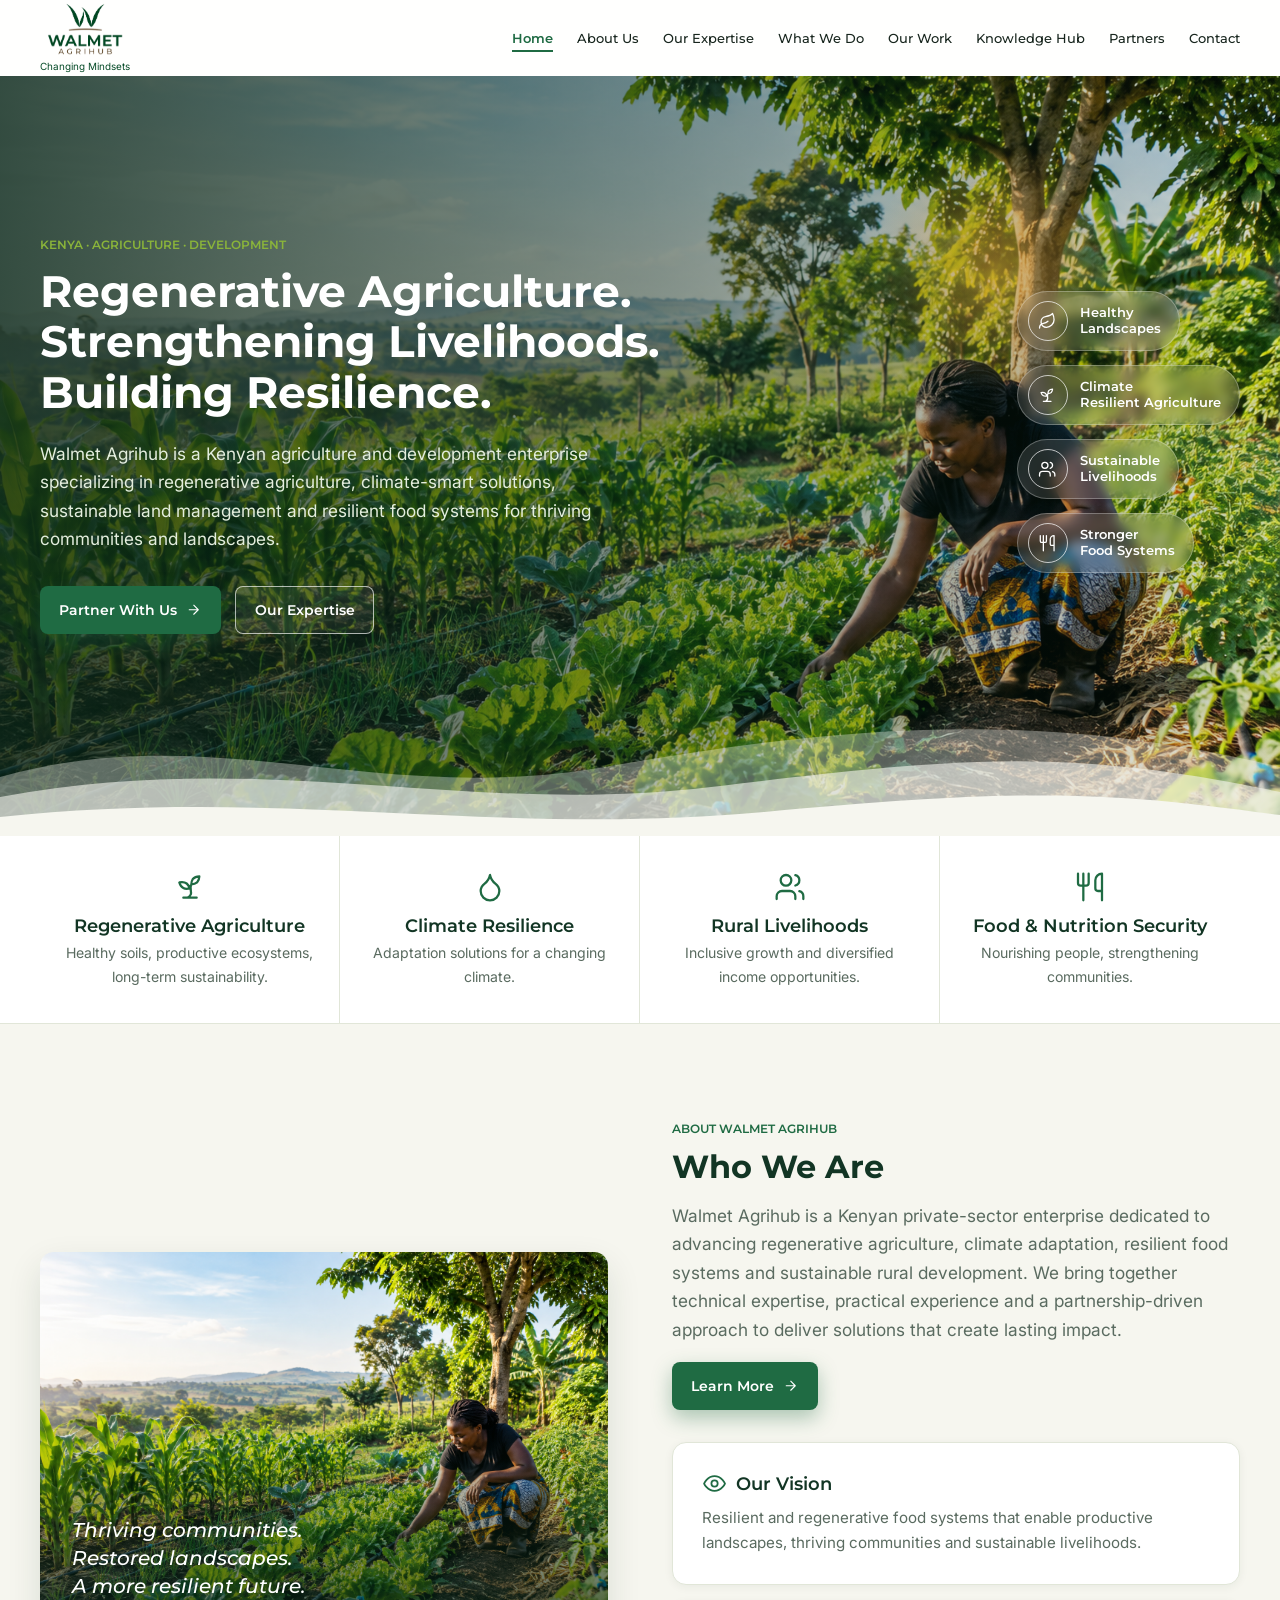
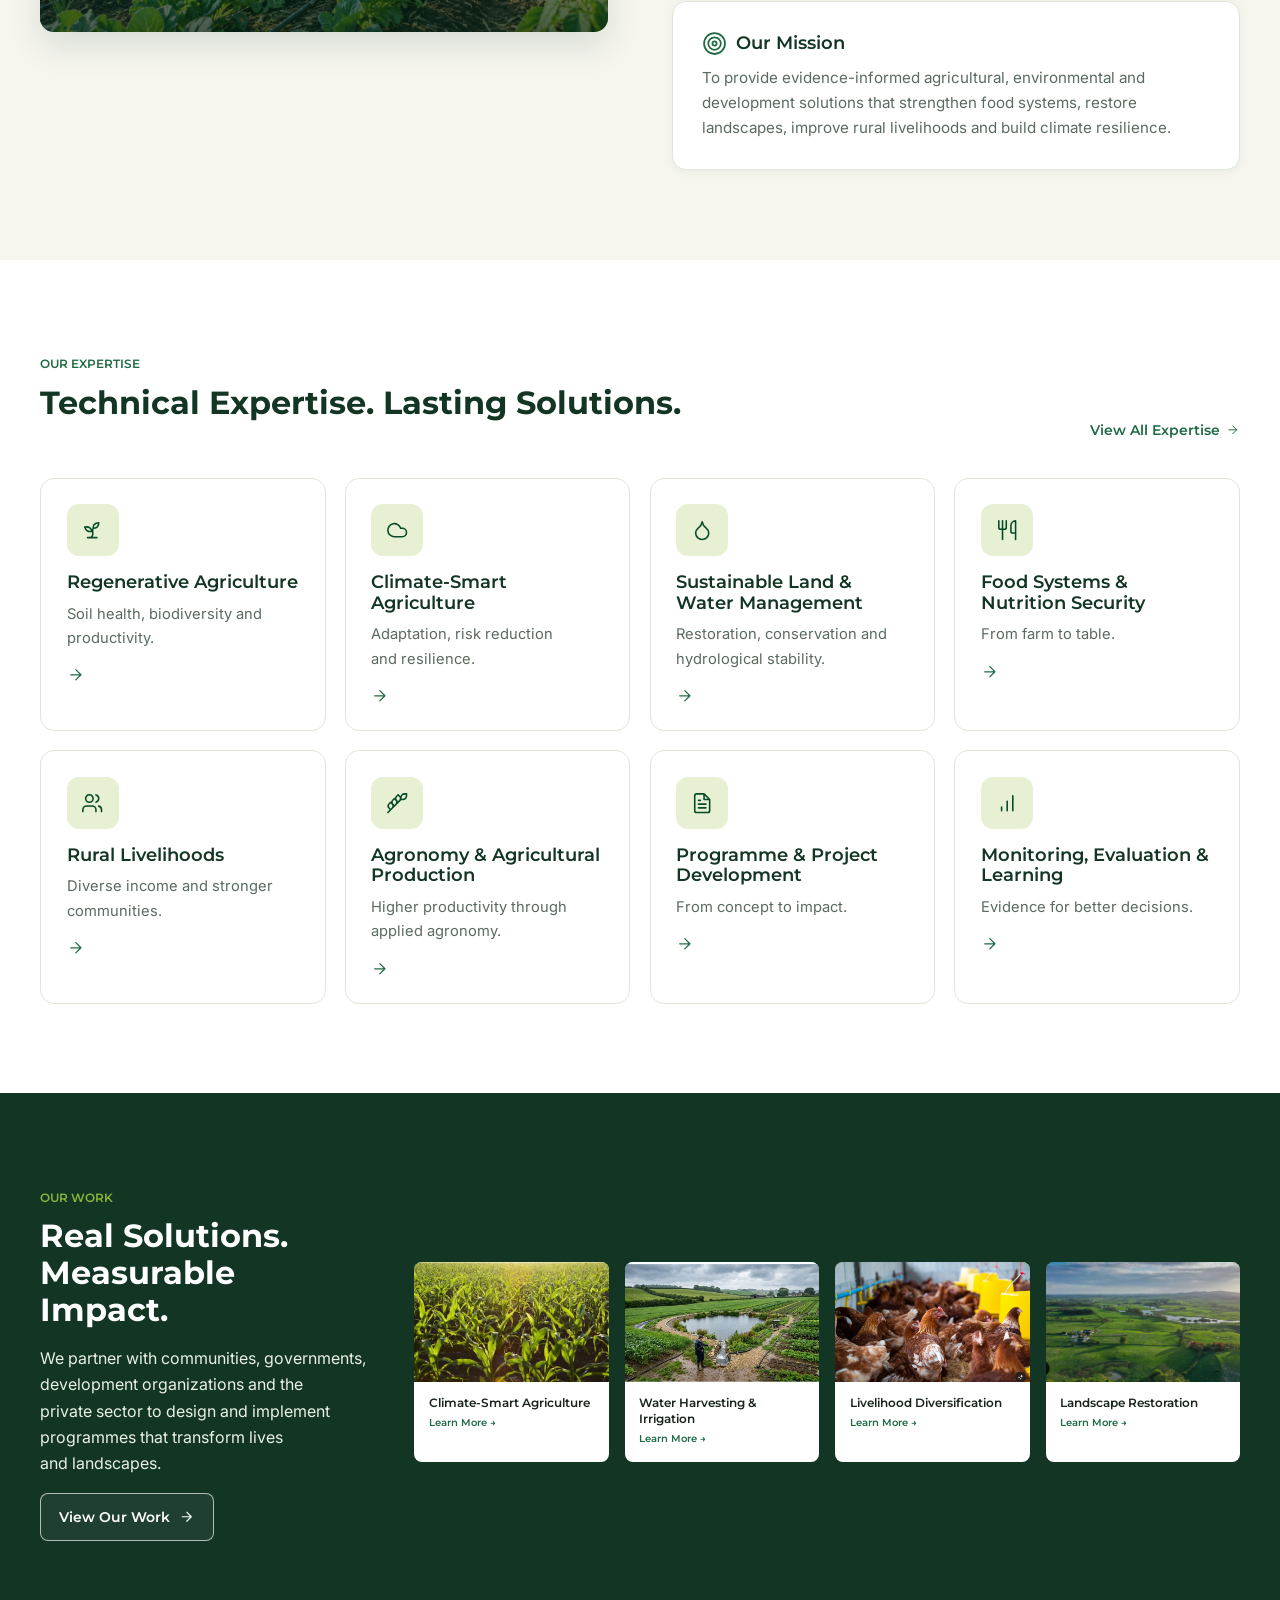
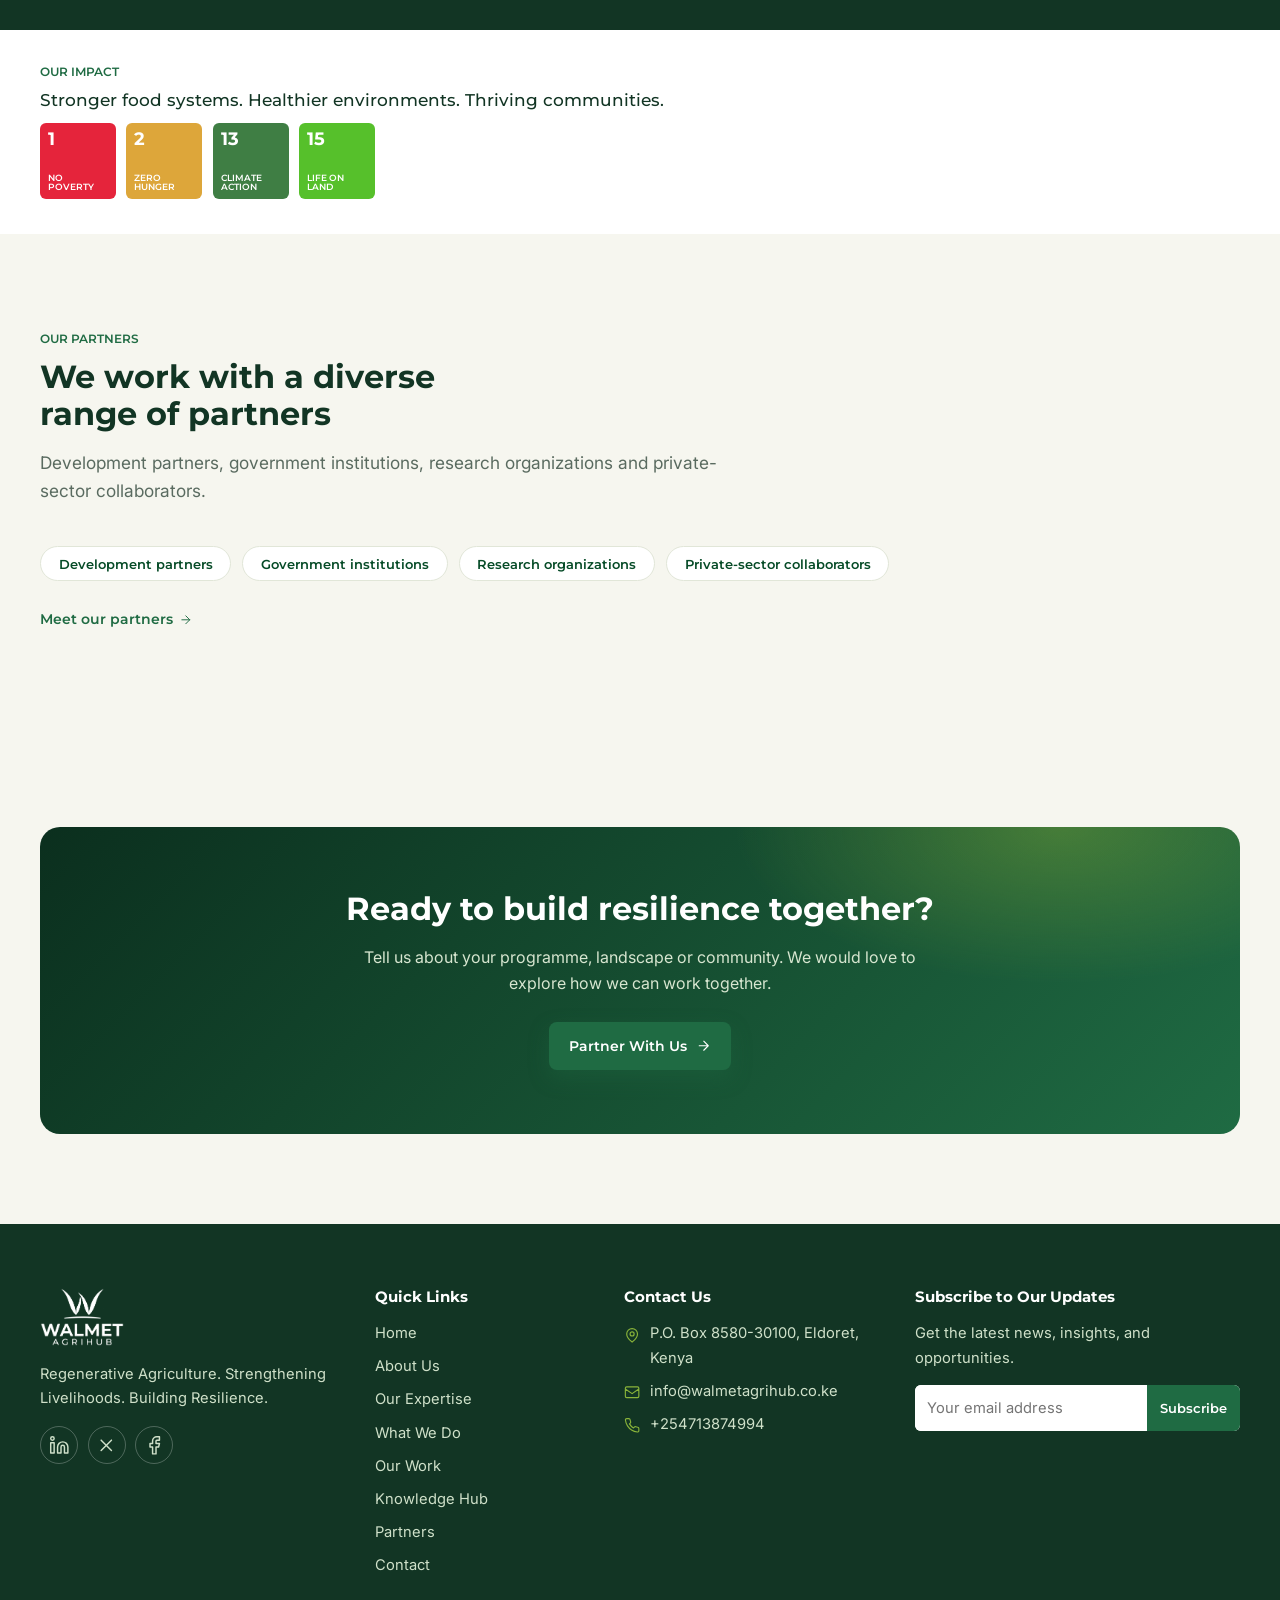
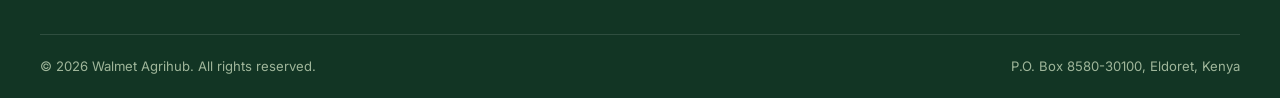
<file: index.html>
<!DOCTYPE html>
<html lang="en">
<head>
  <meta charset="UTF-8">
  <meta name="viewport" content="width=device-width, initial-scale=1">
  <title>Walmet Agrihub | Regenerative Agriculture & Climate Resilience in Kenya</title>
  <meta name="description" content="Walmet Agrihub is a Kenyan agriculture and development enterprise specializing in regenerative agriculture, climate-smart solutions and resilient food systems.">
  <meta name="theme-color" content="#064b27">
  <link rel="canonical" href="https://www.walmetagrihub.co.ke/">
  <meta property="og:type" content="website">
  <meta property="og:title" content="Walmet Agrihub | Regenerative Agriculture & Climate Resilience in Kenya">
  <meta property="og:description" content="Walmet Agrihub is a Kenyan agriculture and development enterprise specializing in regenerative agriculture, climate-smart solutions and resilient food systems.">
  <meta property="og:site_name" content="Walmet Agrihub">
  <link rel="icon" type="image/png" href="favicon.png">
  <link rel="preconnect" href="https://fonts.googleapis.com">
  <link rel="preconnect" href="https://fonts.gstatic.com" crossorigin>
  <link rel="stylesheet" href="https://fonts.googleapis.com/css2?family=Inter:wght@400;500;600&family=Montserrat:ital,wght@0,500;0,600;0,700;1,500&display=swap">
  <link rel="stylesheet" href="styles.css">
  <script>document.documentElement.classList.add('js')</script>
</head>
<body>
<a class="skip-link" href="#main">Skip to content</a>
<header class="site-header">
  <div class="container">
    <a class="brand" href="index.html" aria-label="Walmet Agrihub home">
      <img src="logo.png" alt="Walmet Agrihub logo" width="76" height="52">
      <span class="brand-tag">Changing Mindsets<span class="brand-tag__wide">. Regenerative Agriculture. Strengthening Livelihoods. Building Resilience.</span></span>
    </a>
    <button class="nav-toggle" aria-label="Toggle menu" aria-expanded="false" aria-controls="site-nav"><span></span></button>
    <nav class="nav" id="site-nav" aria-label="Primary"><a href="index.html" aria-current="page">Home</a><a href="about.html">About Us</a><a href="expertise.html">Our Expertise</a><a href="what-we-do.html">What We Do</a><a href="our-work.html">Our Work</a><a href="knowledge-hub.html">Knowledge Hub</a><a href="partners.html">Partners</a><a href="contact.html">Contact</a></nav>
  </div>
</header>
<main id="main">

<section class="hero">
  <div class="sun-glow"></div>
  <div class="container hero-inner">
    <div>
      <span class="eyebrow">Kenya &middot; Agriculture &middot; Development</span>
      <h1><span>Regenerative Agriculture.</span><span>Strengthening Livelihoods.</span><span>Building Resilience.</span></h1>
      <p class="lead">Walmet Agrihub is a Kenyan agriculture and development enterprise specializing in regenerative agriculture, climate-smart solutions, sustainable land management and resilient food systems for thriving communities and landscapes.</p>
      <div class="hero-actions">
        <a class="btn btn--primary" href="contact.html#enquiry">Partner With Us <svg class="icon " viewBox="0 0 24 24" aria-hidden="true"><path d="M5 12h14M12 5l7 7-7 7"/></svg></a>
        <a class="btn btn--ghost" href="expertise.html">Our Expertise</a>
      </div>
    </div>
    <div class="hero-chips"><div class="chip"><i><svg class="icon " viewBox="0 0 24 24" aria-hidden="true"><path d="M11 20A7 7 0 0 1 9.8 6.1C15.5 5 17 4.48 19 2c1 2 2 4.18 2 8 0 5.5-4.78 10-10 10Z"/><path d="M2 21c0-3 1.85-5.36 5.08-6C9.5 14.52 12 13 13 12"/></svg></i><span>Healthy<br>Landscapes</span></div><div class="chip"><i><svg class="icon " viewBox="0 0 24 24" aria-hidden="true"><path d="M7 20h10M10 20c5.5-2.5.8-6.4 3-10M9.5 9.4c1.1.8 1.8 2.2 2.3 3.7-2 .4-3.5.4-4.8-.3-1.2-.6-2.3-1.9-3-4.2 2.8-.5 4.4 0 5.5.8zM14.1 6a7 7 0 0 0-1.1 4c1.9-.1 3.3-.6 4.3-1.4 1-1 1.6-2.3 1.7-4.6-2.7.1-4 1-4.9 2z"/></svg></i><span>Climate<br>Resilient Agriculture</span></div><div class="chip"><i><svg class="icon " viewBox="0 0 24 24" aria-hidden="true"><path d="M16 21v-2a4 4 0 0 0-4-4H6a4 4 0 0 0-4 4v2M9 11a4 4 0 1 0 0-8 4 4 0 0 0 0 8zM22 21v-2a4 4 0 0 0-3-3.87M16 3.13a4 4 0 0 1 0 7.75"/></svg></i><span>Sustainable<br>Livelihoods</span></div><div class="chip"><i><svg class="icon " viewBox="0 0 24 24" aria-hidden="true"><path d="M3 2v7a2 2 0 0 0 2 2h4a2 2 0 0 0 2-2V2M7 2v20M21 15V2a5 5 0 0 0-5 5v6a2 2 0 0 0 2 2h3Zm0 0v7"/></svg></i><span>Stronger<br>Food Systems</span></div></div>
  </div>
  <svg class="hills" viewBox="0 0 1440 150" preserveAspectRatio="none" aria-hidden="true">
  <path data-speed="0.10" d="M0 90 C240 30 420 120 680 80 S1160 20 1440 80 V150 H0Z" fill="#f6f6ef" opacity=".35"/>
  <path data-speed="0.05" d="M0 110 C300 60 520 130 800 100 S1200 60 1440 105 V150 H0Z" fill="#f6f6ef" opacity=".6"/>
  <path d="M0 130 C320 100 560 150 860 125 S1250 105 1440 128 V150 H0Z" fill="#f6f6ef"/>
</svg>
</section>

<section class="focus-strip"><div class="container focus-grid">
  <div class="focus-item reveal"><svg class="icon " viewBox="0 0 24 24" aria-hidden="true"><path d="M7 20h10M10 20c5.5-2.5.8-6.4 3-10M9.5 9.4c1.1.8 1.8 2.2 2.3 3.7-2 .4-3.5.4-4.8-.3-1.2-.6-2.3-1.9-3-4.2 2.8-.5 4.4 0 5.5.8zM14.1 6a7 7 0 0 0-1.1 4c1.9-.1 3.3-.6 4.3-1.4 1-1 1.6-2.3 1.7-4.6-2.7.1-4 1-4.9 2z"/></svg><h3>Regenerative Agriculture</h3><p>Healthy soils, productive ecosystems, long-term sustainability.</p></div>
  <div class="focus-item reveal" style="--d:.08s"><svg class="icon " viewBox="0 0 24 24" aria-hidden="true"><path d="M12 22a7 7 0 0 0 7-7c0-2-1-3.9-3-5.5s-3.5-4-4-6.5c-.5 2.5-2 4.9-4 6.5C6 11.1 5 13 5 15a7 7 0 0 0 7 7z"/></svg><h3>Climate Resilience</h3><p>Adaptation solutions for a changing climate.</p></div>
  <div class="focus-item reveal" style="--d:.16s"><svg class="icon " viewBox="0 0 24 24" aria-hidden="true"><path d="M16 21v-2a4 4 0 0 0-4-4H6a4 4 0 0 0-4 4v2M9 11a4 4 0 1 0 0-8 4 4 0 0 0 0 8zM22 21v-2a4 4 0 0 0-3-3.87M16 3.13a4 4 0 0 1 0 7.75"/></svg><h3>Rural Livelihoods</h3><p>Inclusive growth and diversified income opportunities.</p></div>
  <div class="focus-item reveal" style="--d:.24s"><svg class="icon " viewBox="0 0 24 24" aria-hidden="true"><path d="M3 2v7a2 2 0 0 0 2 2h4a2 2 0 0 0 2-2V2M7 2v20M21 15V2a5 5 0 0 0-5 5v6a2 2 0 0 0 2 2h3Zm0 0v7"/></svg><h3>Food &amp; Nutrition Security</h3><p>Nourishing people, strengthening communities.</p></div>
</div></section>

<section class="section"><div class="container split">
  <div class="visual reveal reveal--left"><blockquote>Thriving communities.<br>Restored landscapes.<br>A more resilient future.</blockquote></div>
  <div class="reveal reveal--right">
    <span class="eyebrow">About Walmet Agrihub</span><h2>Who We Are</h2>
    <p class="lead">Walmet Agrihub is a Kenyan private-sector enterprise dedicated to advancing regenerative agriculture, climate adaptation, resilient food systems and sustainable rural development. We bring together technical expertise, practical experience and a partnership-driven approach to deliver solutions that create lasting impact.</p>
    <a class="btn btn--primary" href="about.html">Learn More <svg class="icon " viewBox="0 0 24 24" aria-hidden="true"><path d="M5 12h14M12 5l7 7-7 7"/></svg></a>
    <div style="margin-top:2rem">
      <div class="vm-card"><h3><svg class="icon " viewBox="0 0 24 24" aria-hidden="true"><path d="M2 12s3-7 10-7 10 7 10 7-3 7-10 7-10-7-10-7Z"/><circle cx="12" cy="12" r="3"/></svg> Our Vision</h3><p>Resilient and regenerative food systems that enable productive landscapes, thriving communities and sustainable livelihoods.</p></div>
      <div class="vm-card"><h3><svg class="icon " viewBox="0 0 24 24" aria-hidden="true"><circle cx="12" cy="12" r="10"/><circle cx="12" cy="12" r="6"/><circle cx="12" cy="12" r="2"/></svg> Our Mission</h3><p>To provide evidence-informed agricultural, environmental and development solutions that strengthen food systems, restore landscapes, improve rural livelihoods and build climate resilience.</p></div>
    </div>
  </div>
</div></section>

<section class="section section--white"><div class="container">
  <div class="section-head section-head--row reveal"><div><span class="eyebrow">Our Expertise</span><h2>Technical Expertise. Lasting Solutions.</h2></div>
  <a class="link-arrow" href="expertise.html">View All Expertise <svg class="icon " viewBox="0 0 24 24" aria-hidden="true"><path d="M5 12h14M12 5l7 7-7 7"/></svg></a></div>
  <div class="grid grid--4"><a class="card reveal" style="--d:0.0s" href="expertise.html#regenerative">
  <div class="icon-wrap"><svg class="icon " viewBox="0 0 24 24" aria-hidden="true"><path d="M7 20h10M10 20c5.5-2.5.8-6.4 3-10M9.5 9.4c1.1.8 1.8 2.2 2.3 3.7-2 .4-3.5.4-4.8-.3-1.2-.6-2.3-1.9-3-4.2 2.8-.5 4.4 0 5.5.8zM14.1 6a7 7 0 0 0-1.1 4c1.9-.1 3.3-.6 4.3-1.4 1-1 1.6-2.3 1.7-4.6-2.7.1-4 1-4.9 2z"/></svg></div><h3>Regenerative Agriculture</h3><p>Soil health, biodiversity and productivity.</p><svg class="icon link-ico" viewBox="0 0 24 24" aria-hidden="true"><path d="M5 12h14M12 5l7 7-7 7"/></svg></a><a class="card reveal" style="--d:0.06s" href="expertise.html#climate-smart">
  <div class="icon-wrap"><svg class="icon " viewBox="0 0 24 24" aria-hidden="true"><path d="M17.5 19H9a7 7 0 1 1 6.71-9h1.79a4.5 4.5 0 1 1 0 9Z"/></svg></div><h3>Climate-Smart Agriculture</h3><p>Adaptation, risk reduction and resilience.</p><svg class="icon link-ico" viewBox="0 0 24 24" aria-hidden="true"><path d="M5 12h14M12 5l7 7-7 7"/></svg></a><a class="card reveal" style="--d:0.12s" href="expertise.html#sustainable">
  <div class="icon-wrap"><svg class="icon " viewBox="0 0 24 24" aria-hidden="true"><path d="M12 22a7 7 0 0 0 7-7c0-2-1-3.9-3-5.5s-3.5-4-4-6.5c-.5 2.5-2 4.9-4 6.5C6 11.1 5 13 5 15a7 7 0 0 0 7 7z"/></svg></div><h3>Sustainable Land & Water Management</h3><p>Restoration, conservation and hydrological stability.</p><svg class="icon link-ico" viewBox="0 0 24 24" aria-hidden="true"><path d="M5 12h14M12 5l7 7-7 7"/></svg></a><a class="card reveal" style="--d:0.18s" href="expertise.html#food">
  <div class="icon-wrap"><svg class="icon " viewBox="0 0 24 24" aria-hidden="true"><path d="M3 2v7a2 2 0 0 0 2 2h4a2 2 0 0 0 2-2V2M7 2v20M21 15V2a5 5 0 0 0-5 5v6a2 2 0 0 0 2 2h3Zm0 0v7"/></svg></div><h3>Food Systems & Nutrition Security</h3><p>From farm to table.</p><svg class="icon link-ico" viewBox="0 0 24 24" aria-hidden="true"><path d="M5 12h14M12 5l7 7-7 7"/></svg></a><a class="card reveal" style="--d:0.24s" href="expertise.html#rural">
  <div class="icon-wrap"><svg class="icon " viewBox="0 0 24 24" aria-hidden="true"><path d="M16 21v-2a4 4 0 0 0-4-4H6a4 4 0 0 0-4 4v2M9 11a4 4 0 1 0 0-8 4 4 0 0 0 0 8zM22 21v-2a4 4 0 0 0-3-3.87M16 3.13a4 4 0 0 1 0 7.75"/></svg></div><h3>Rural Livelihoods</h3><p>Diverse income and stronger communities.</p><svg class="icon link-ico" viewBox="0 0 24 24" aria-hidden="true"><path d="M5 12h14M12 5l7 7-7 7"/></svg></a><a class="card reveal" style="--d:0.3s" href="expertise.html#agronomy">
  <div class="icon-wrap"><svg class="icon " viewBox="0 0 24 24" aria-hidden="true"><path d="M2 22 16 8M3.47 12.53 5 11l1.53 1.53a3.5 3.5 0 0 1 0 4.94L5 19l-1.53-1.53a3.5 3.5 0 0 1 0-4.94ZM7.47 8.53 9 7l1.53 1.53a3.5 3.5 0 0 1 0 4.94L9 15l-1.53-1.53a3.5 3.5 0 0 1 0-4.94ZM11.47 4.53 13 3l1.53 1.53a3.5 3.5 0 0 1 0 4.94L13 11l-1.53-1.53a3.5 3.5 0 0 1 0-4.94ZM20 2h2v2a4 4 0 0 1-4 4h-2V6a4 4 0 0 1 4-4Z"/></svg></div><h3>Agronomy & Agricultural Production</h3><p>Higher productivity through applied agronomy.</p><svg class="icon link-ico" viewBox="0 0 24 24" aria-hidden="true"><path d="M5 12h14M12 5l7 7-7 7"/></svg></a><a class="card reveal" style="--d:0.36s" href="expertise.html#programme">
  <div class="icon-wrap"><svg class="icon " viewBox="0 0 24 24" aria-hidden="true"><path d="M14 2H6a2 2 0 0 0-2 2v16a2 2 0 0 0 2 2h12a2 2 0 0 0 2-2V8zM14 2v6h6M16 13H8M16 17H8M10 9H8"/></svg></div><h3>Programme & Project Development</h3><p>From concept to impact.</p><svg class="icon link-ico" viewBox="0 0 24 24" aria-hidden="true"><path d="M5 12h14M12 5l7 7-7 7"/></svg></a><a class="card reveal" style="--d:0.42s" href="expertise.html#monitoring">
  <div class="icon-wrap"><svg class="icon " viewBox="0 0 24 24" aria-hidden="true"><path d="M12 20V10M18 20V4M6 20v-4"/></svg></div><h3>Monitoring, Evaluation & Learning</h3><p>Evidence for better decisions.</p><svg class="icon link-ico" viewBox="0 0 24 24" aria-hidden="true"><path d="M5 12h14M12 5l7 7-7 7"/></svg></a></div>
</div></section>

<section class="section section--dark"><div class="container work-band">
  <div class="reveal"><span class="eyebrow">Our Work</span><h2>Real Solutions. Measurable Impact.</h2>
    <p>We partner with communities, governments, development organizations and the private sector to design and implement programmes that transform lives and landscapes.</p>
    <a class="btn btn--ghost" href="our-work.html">View Our Work <svg class="icon " viewBox="0 0 24 24" aria-hidden="true"><path d="M5 12h14M12 5l7 7-7 7"/></svg></a></div>
  <div class="work-tiles">
    <a class="tile reveal" href="our-work.html"><div class="thumb th-climate" style="height:120px"><img src="image2.png" alt="" loading="lazy"></div><div class="t-body">Climate-Smart Agriculture<small>Learn More &rarr;</small></div></a>
    <a class="tile reveal" style="--d:.08s" href="our-work.html"><div class="thumb th-water" style="height:120px"><img src="image1.png" alt="" loading="lazy"></div><div class="t-body">Water Harvesting &amp; Irrigation<small>Learn More &rarr;</small></div></a>
    <a class="tile reveal" style="--d:.16s" href="our-work.html"><div class="thumb th-liveli" style="height:120px"><img src="image4.png" alt="" loading="lazy"></div><div class="t-body">Livelihood Diversification<small>Learn More &rarr;</small></div></a>
    <a class="tile reveal" style="--d:.24s" href="our-work.html"><div class="thumb th-land" style="height:120px"><img src="image5.png" alt="" loading="lazy"></div><div class="t-body">Landscape Restoration<small>Learn More &rarr;</small></div></a>
  </div>
</div></section>

<section class="section section--white" style="padding:2.2rem 0"><div class="container impact reveal">
  <span class="eyebrow" style="margin:0">Our Impact</span>
  <p>Stronger food systems. Healthier environments. Thriving communities.</p>
  <div class="sdgs" aria-label="Aligned with Sustainable Development Goals 1, 2, 13 and 15">
    <div class="sdg" style="background:#e5243b">1<small>No Poverty</small></div>
    <div class="sdg" style="background:#dda63a">2<small>Zero Hunger</small></div>
    <div class="sdg" style="background:#3f7e44">13<small>Climate Action</small></div>
    <div class="sdg" style="background:#56c02b">15<small>Life on Land</small></div>
  </div>
</div></section>

<section class="section"><div class="container">
  <div class="section-head reveal "><span class="eyebrow">Our Partners</span><h2>We work with a diverse range of partners</h2><p class=lead>Development partners, government institutions, research organizations and private-sector collaborators.</p></div>
  <div class="cat-pills reveal"><span class="pill">Development partners</span><span class="pill">Government institutions</span><span class="pill">Research organizations</span><span class="pill">Private-sector collaborators</span></div>
  <p style="margin-top:1.5rem" class="reveal"><a class="link-arrow" href="partners.html">Meet our partners <svg class="icon " viewBox="0 0 24 24" aria-hidden="true"><path d="M5 12h14M12 5l7 7-7 7"/></svg></a></p>
</div></section>
<section class="section"><div class="container"><div class="cta-band reveal">
  <h2>Ready to build resilience together?</h2><p>Tell us about your programme, landscape or community. We would love to explore how we can work together.</p>
  <a class="btn btn--primary" href="contact.html#enquiry">Partner With Us <svg class="icon " viewBox="0 0 24 24" aria-hidden="true"><path d="M5 12h14M12 5l7 7-7 7"/></svg></a></div></div></section>

</main>
<footer class="site-footer">
  <div class="container footer-grid">
    <div>
      <img class="footer-logo" src="logo.png" alt="Walmet Agrihub">
      <p>Regenerative Agriculture. Strengthening Livelihoods. Building Resilience.</p>
      <div class="social">
        <a href="https://www.linkedin.com/" aria-label="LinkedIn" target="_blank" rel="noopener"><svg class="icon " viewBox="0 0 24 24" aria-hidden="true"><path d="M16 8a6 6 0 0 1 6 6v7h-4v-7a2 2 0 0 0-4 0v7h-4v-7a6 6 0 0 1 6-6zM2 9h4v12H2zM4 6a2 2 0 1 0 0-4 2 2 0 0 0 0 4z"/></svg></a>
        <a href="https://x.com/" aria-label="X" target="_blank" rel="noopener"><svg class="icon " viewBox="0 0 24 24" aria-hidden="true"><path d="M18 6 6 18M6 6l12 12"/></svg></a>
        <a href="https://www.facebook.com/" aria-label="Facebook" target="_blank" rel="noopener"><svg class="icon " viewBox="0 0 24 24" aria-hidden="true"><path d="M18 2h-3a5 5 0 0 0-5 5v3H7v4h3v8h4v-8h3l1-4h-4V7a1 1 0 0 1 1-1h3z"/></svg></a>
      </div>
    </div>
    <div><h4>Quick Links</h4><ul><li><a href="index.html">Home</a></li><li><a href="about.html">About Us</a></li><li><a href="expertise.html">Our Expertise</a></li><li><a href="what-we-do.html">What We Do</a></li><li><a href="our-work.html">Our Work</a></li><li><a href="knowledge-hub.html">Knowledge Hub</a></li><li><a href="partners.html">Partners</a></li><li><a href="contact.html">Contact</a></li></ul></div>
    <div><h4>Contact Us</h4>
      <ul class="footer-contact">
        <li><svg class="icon " viewBox="0 0 24 24" aria-hidden="true"><path d="M20 10c0 6-8 12-8 12s-8-6-8-12a8 8 0 0 1 16 0z"/><circle cx="12" cy="10" r="3"/></svg><span>P.O. Box 8580-30100, Eldoret, Kenya</span></li>
        <li><svg class="icon " viewBox="0 0 24 24" aria-hidden="true"><path d="M4 4h16a2 2 0 0 1 2 2v12a2 2 0 0 1-2 2H4a2 2 0 0 1-2-2V6a2 2 0 0 1 2-2zM22 7l-10 7L2 7"/></svg><a href="mailto:info@walmetagrihub.co.ke">info@walmetagrihub.co.ke</a></li>
        <li><svg class="icon " viewBox="0 0 24 24" aria-hidden="true"><path d="M22 16.92v3a2 2 0 0 1-2.18 2 19.8 19.8 0 0 1-8.63-3.07 19.5 19.5 0 0 1-6-6 19.8 19.8 0 0 1-3.07-8.67A2 2 0 0 1 4.11 2h3a2 2 0 0 1 2 1.72c.13.96.36 1.9.7 2.81a2 2 0 0 1-.45 2.11L8.09 9.91a16 16 0 0 0 6 6l1.27-1.27a2 2 0 0 1 2.11-.45c.91.34 1.85.57 2.81.7A2 2 0 0 1 22 16.92z"/></svg><a href="tel:+254713874994">+254713874994</a></li>
      </ul></div>
    <div><h4>Subscribe to Our Updates</h4><p>Get the latest news, insights, and opportunities.</p>
      <form class="subscribe-form" data-newsletter><input type="email" name="email" placeholder="Your email address" aria-label="Your email address" required><button type="submit">Subscribe</button></form></div>
  </div>
  <div class="container footer-bottom"><span>&copy; <span data-year>2026</span> Walmet Agrihub. All rights reserved.</span><span>P.O. Box 8580-30100, Eldoret, Kenya</span></div>
</footer>
<script src="main.js" defer></script>

</body>
</html>
</file>
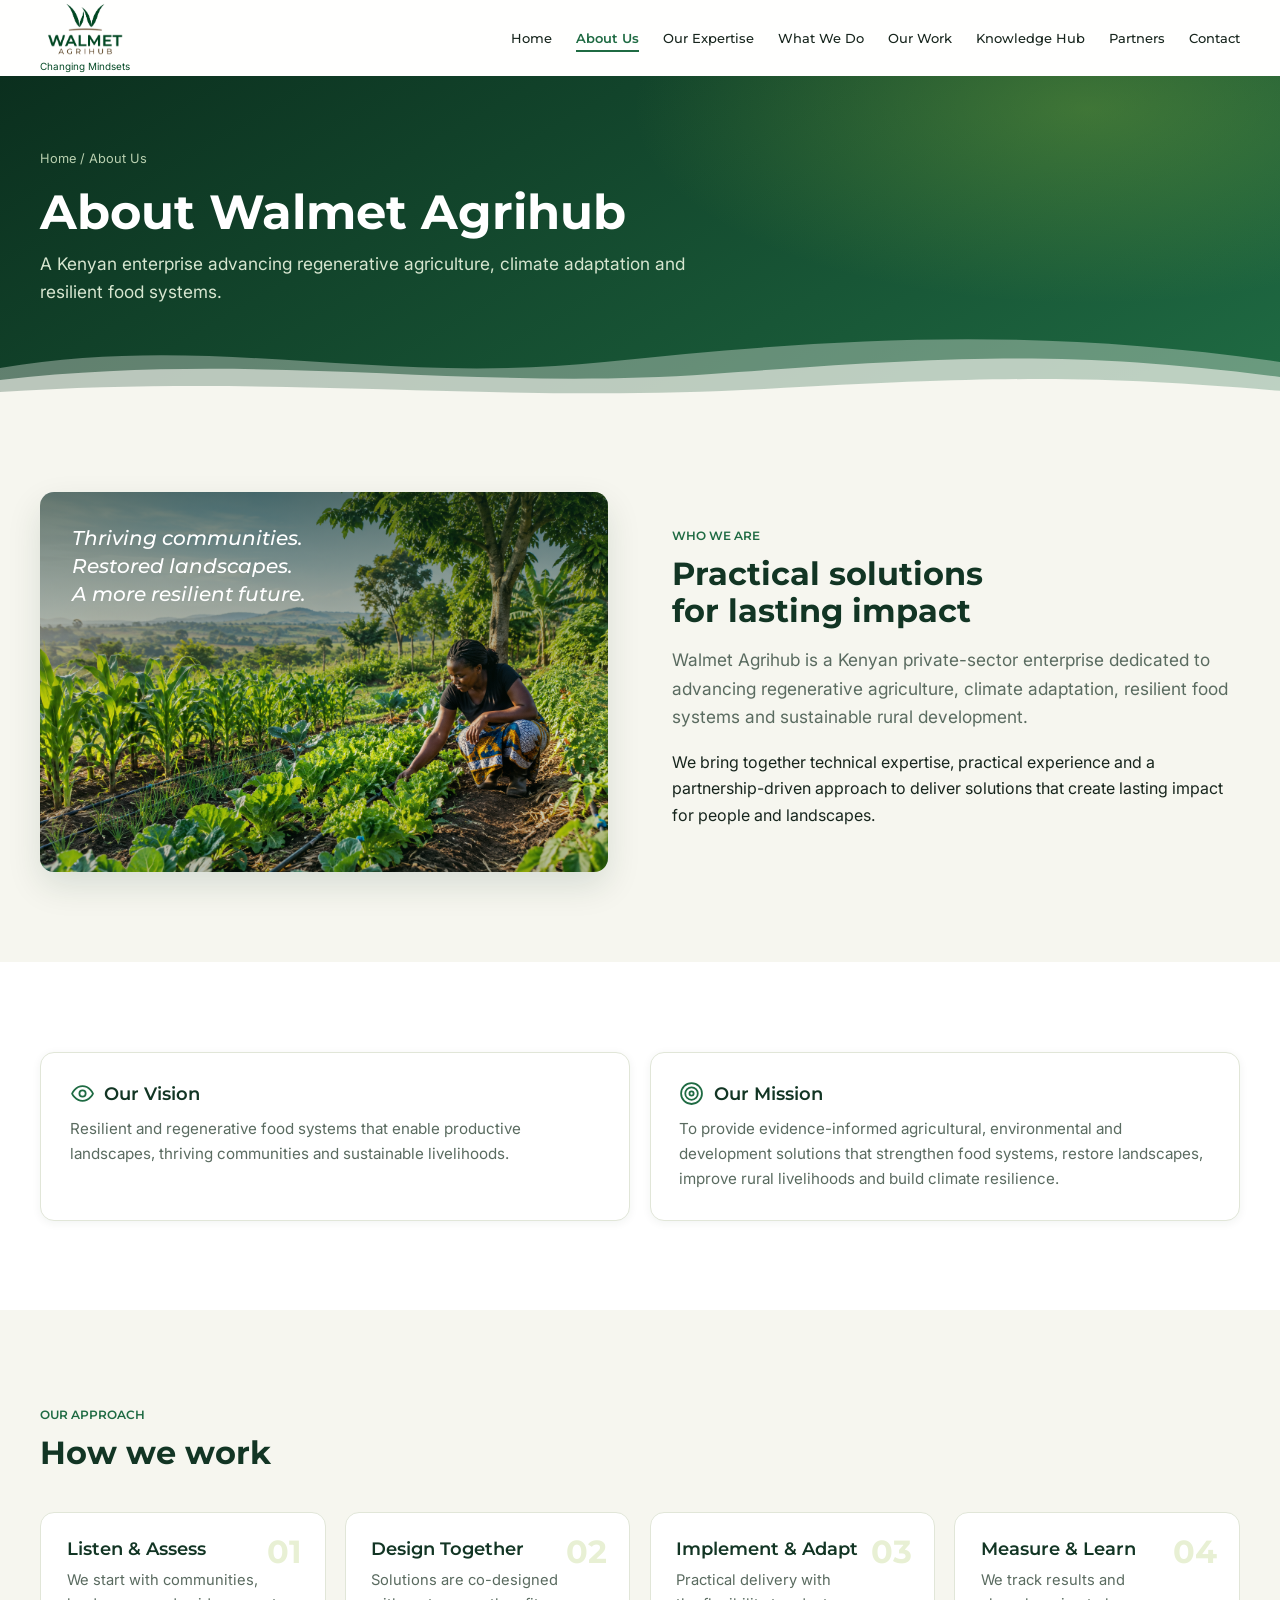
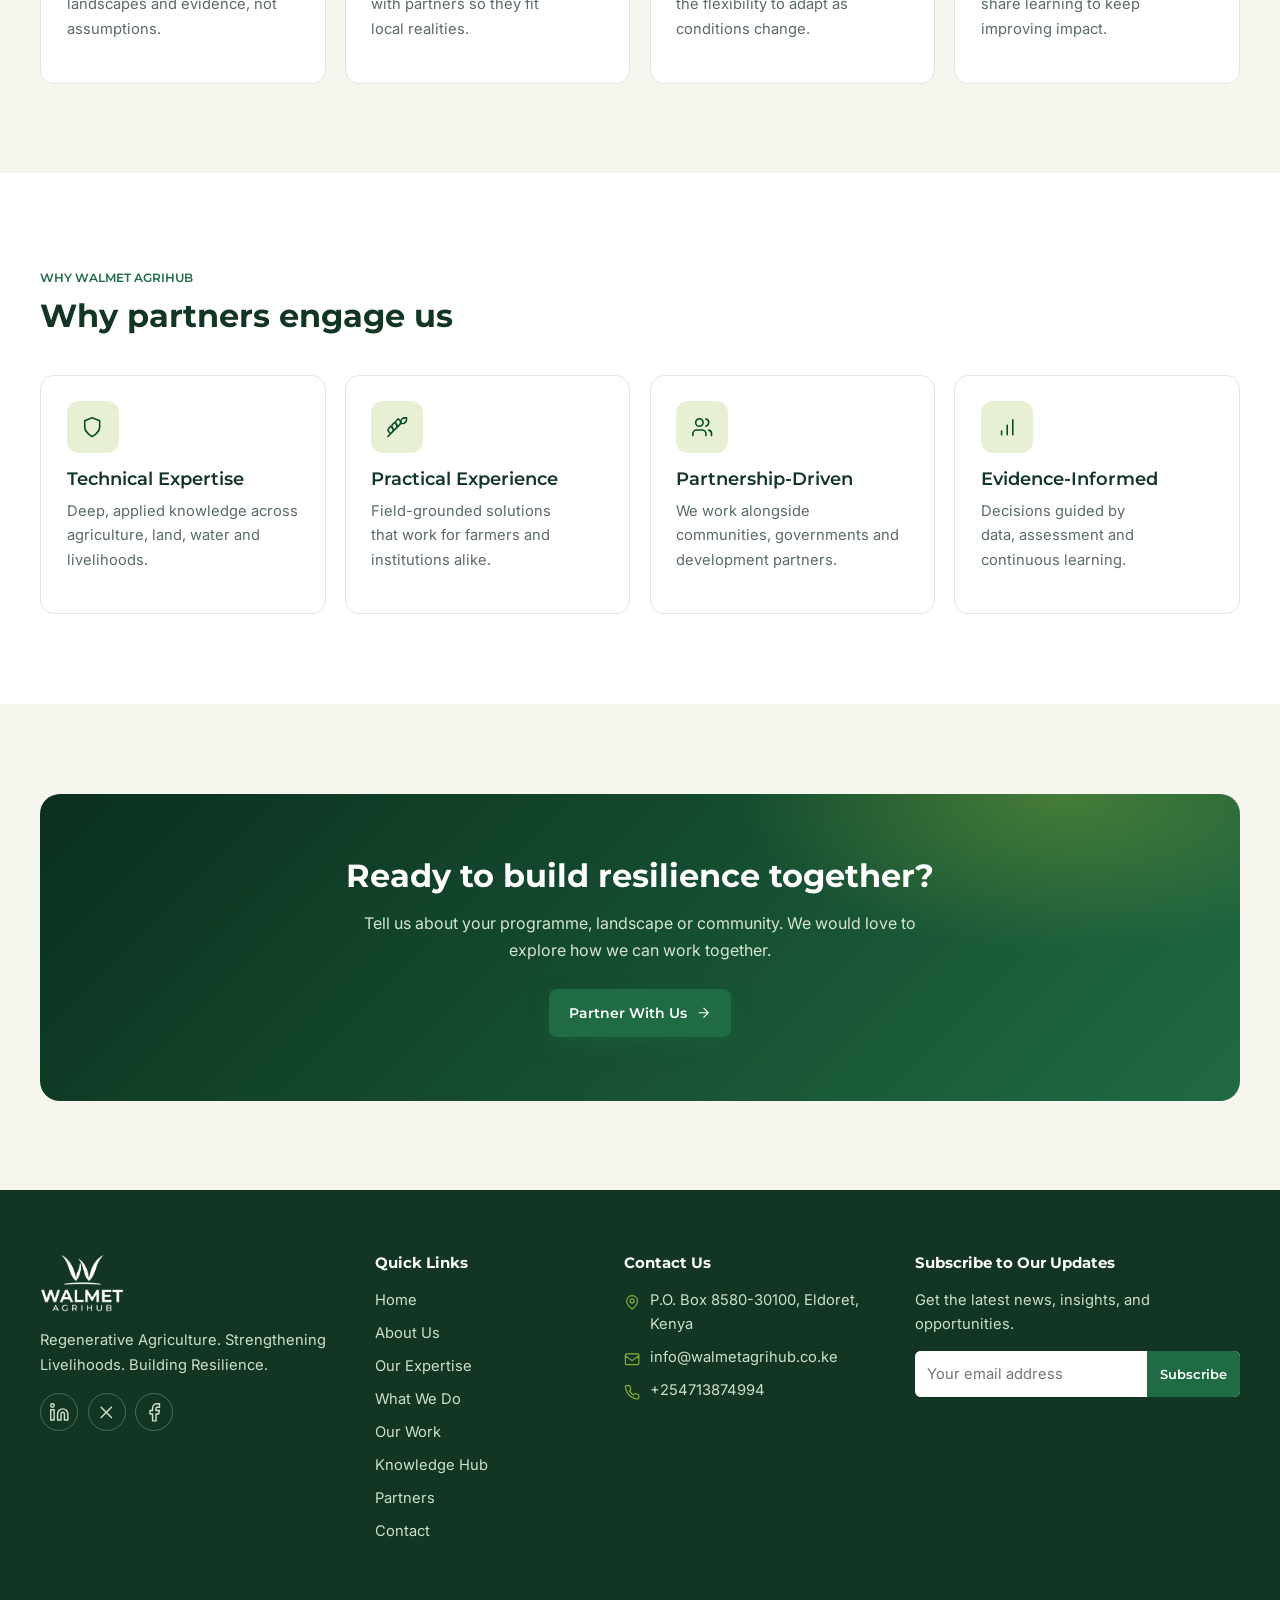
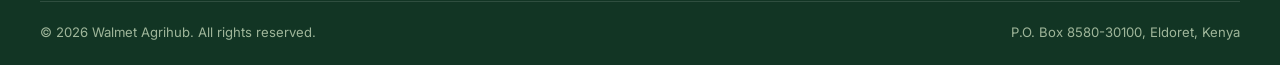
<file: about.html>
<!DOCTYPE html>
<html lang="en">
<head>
  <meta charset="UTF-8">
  <meta name="viewport" content="width=device-width, initial-scale=1">
  <title>About Us | Walmet Agrihub</title>
  <meta name="description" content="Learn about Walmet Agrihub: our vision, mission, approach and why partners choose us for regenerative and climate-smart agriculture in Kenya.">
  <meta name="theme-color" content="#064b27">
  <link rel="canonical" href="https://www.walmetagrihub.co.ke/about.html">
  <meta property="og:type" content="website">
  <meta property="og:title" content="About Us | Walmet Agrihub">
  <meta property="og:description" content="Learn about Walmet Agrihub: our vision, mission, approach and why partners choose us for regenerative and climate-smart agriculture in Kenya.">
  <meta property="og:site_name" content="Walmet Agrihub">
  <link rel="icon" type="image/png" href="favicon.png">
  <link rel="preconnect" href="https://fonts.googleapis.com">
  <link rel="preconnect" href="https://fonts.gstatic.com" crossorigin>
  <link rel="stylesheet" href="https://fonts.googleapis.com/css2?family=Inter:wght@400;500;600&family=Montserrat:ital,wght@0,500;0,600;0,700;1,500&display=swap">
  <link rel="stylesheet" href="styles.css">
  <script>document.documentElement.classList.add('js')</script>
</head>
<body>
<a class="skip-link" href="#main">Skip to content</a>
<header class="site-header">
  <div class="container">
    <a class="brand" href="index.html" aria-label="Walmet Agrihub home">
      <img src="logo.png" alt="Walmet Agrihub logo" width="76" height="52">
      <span class="brand-tag">Changing Mindsets<span class="brand-tag__wide">. Regenerative Agriculture. Strengthening Livelihoods. Building Resilience.</span></span>
    </a>
    <button class="nav-toggle" aria-label="Toggle menu" aria-expanded="false" aria-controls="site-nav"><span></span></button>
    <nav class="nav" id="site-nav" aria-label="Primary"><a href="index.html">Home</a><a href="about.html" aria-current="page">About Us</a><a href="expertise.html">Our Expertise</a><a href="what-we-do.html">What We Do</a><a href="our-work.html">Our Work</a><a href="knowledge-hub.html">Knowledge Hub</a><a href="partners.html">Partners</a><a href="contact.html">Contact</a></nav>
  </div>
</header>
<main id="main">
<section class="page-hero"><div class="container">
  <div class="crumbs"><a href="index.html">Home</a> / About Us</div>
  <h1>About Walmet Agrihub</h1><p>A Kenyan enterprise advancing regenerative agriculture, climate adaptation and resilient food systems.</p></div><svg class="hills" viewBox="0 0 1440 150" preserveAspectRatio="none" aria-hidden="true">
  <path data-speed="0.10" d="M0 90 C240 30 420 120 680 80 S1160 20 1440 80 V150 H0Z" fill="#f6f6ef" opacity=".35"/>
  <path data-speed="0.05" d="M0 110 C300 60 520 130 800 100 S1200 60 1440 105 V150 H0Z" fill="#f6f6ef" opacity=".6"/>
  <path d="M0 130 C320 100 560 150 860 125 S1250 105 1440 128 V150 H0Z" fill="#f6f6ef"/>
</svg></section>
<section class="section"><div class="container split">
  <div class="visual visual--about reveal reveal--left"><blockquote>Thriving communities.<br>Restored landscapes.<br>A more resilient future.</blockquote></div>
  <div class="reveal reveal--right"><span class="eyebrow">Who We Are</span><h2>Practical solutions for lasting impact</h2>
    <p class="lead">Walmet Agrihub is a Kenyan private-sector enterprise dedicated to advancing regenerative agriculture, climate adaptation, resilient food systems and sustainable rural development.</p>
    <p>We bring together technical expertise, practical experience and a partnership-driven approach to deliver solutions that create lasting impact for people and landscapes.</p></div>
</div></section>
<section class="section section--white"><div class="container grid grid--2">
  <div class="vm-card reveal"><h3><svg class="icon " viewBox="0 0 24 24" aria-hidden="true"><path d="M2 12s3-7 10-7 10 7 10 7-3 7-10 7-10-7-10-7Z"/><circle cx="12" cy="12" r="3"/></svg> Our Vision</h3><p>Resilient and regenerative food systems that enable productive landscapes, thriving communities and sustainable livelihoods.</p></div>
  <div class="vm-card reveal" style="--d:.1s;margin:0"><h3><svg class="icon " viewBox="0 0 24 24" aria-hidden="true"><circle cx="12" cy="12" r="10"/><circle cx="12" cy="12" r="6"/><circle cx="12" cy="12" r="2"/></svg> Our Mission</h3><p>To provide evidence-informed agricultural, environmental and development solutions that strengthen food systems, restore landscapes, improve rural livelihoods and build climate resilience.</p></div>
</div></section>
<section class="section"><div class="container"><div class="section-head reveal "><span class="eyebrow">Our Approach</span><h2>How we work</h2></div>
  <div class="grid grid--4"><div class="card reveal" style="--d:0.0s"><span class="num">01</span><h3>Listen & Assess</h3><p>We start with communities, landscapes and evidence, not assumptions.</p></div><div class="card reveal" style="--d:0.08s"><span class="num">02</span><h3>Design Together</h3><p>Solutions are co-designed with partners so they fit local realities.</p></div><div class="card reveal" style="--d:0.16s"><span class="num">03</span><h3>Implement & Adapt</h3><p>Practical delivery with the flexibility to adapt as conditions change.</p></div><div class="card reveal" style="--d:0.24s"><span class="num">04</span><h3>Measure & Learn</h3><p>We track results and share learning to keep improving impact.</p></div></div></div></section>
<section class="section section--white"><div class="container"><div class="section-head reveal "><span class="eyebrow">Why Walmet Agrihub</span><h2>Why partners engage us</h2></div>
  <div class="grid grid--4"><div class="card reveal" style="--d:0.0s"><div class="icon-wrap"><svg class="icon " viewBox="0 0 24 24" aria-hidden="true"><path d="M12 22s8-4 8-10V5l-8-3-8 3v7c0 6 8 10 8 10z"/></svg></div><h3>Technical Expertise</h3><p>Deep, applied knowledge across agriculture, land, water and livelihoods.</p></div><div class="card reveal" style="--d:0.08s"><div class="icon-wrap"><svg class="icon " viewBox="0 0 24 24" aria-hidden="true"><path d="M2 22 16 8M3.47 12.53 5 11l1.53 1.53a3.5 3.5 0 0 1 0 4.94L5 19l-1.53-1.53a3.5 3.5 0 0 1 0-4.94ZM7.47 8.53 9 7l1.53 1.53a3.5 3.5 0 0 1 0 4.94L9 15l-1.53-1.53a3.5 3.5 0 0 1 0-4.94ZM11.47 4.53 13 3l1.53 1.53a3.5 3.5 0 0 1 0 4.94L13 11l-1.53-1.53a3.5 3.5 0 0 1 0-4.94ZM20 2h2v2a4 4 0 0 1-4 4h-2V6a4 4 0 0 1 4-4Z"/></svg></div><h3>Practical Experience</h3><p>Field-grounded solutions that work for farmers and institutions alike.</p></div><div class="card reveal" style="--d:0.16s"><div class="icon-wrap"><svg class="icon " viewBox="0 0 24 24" aria-hidden="true"><path d="M16 21v-2a4 4 0 0 0-4-4H6a4 4 0 0 0-4 4v2M9 11a4 4 0 1 0 0-8 4 4 0 0 0 0 8zM22 21v-2a4 4 0 0 0-3-3.87M16 3.13a4 4 0 0 1 0 7.75"/></svg></div><h3>Partnership-Driven</h3><p>We work alongside communities, governments and development partners.</p></div><div class="card reveal" style="--d:0.24s"><div class="icon-wrap"><svg class="icon " viewBox="0 0 24 24" aria-hidden="true"><path d="M12 20V10M18 20V4M6 20v-4"/></svg></div><h3>Evidence-Informed</h3><p>Decisions guided by data, assessment and continuous learning.</p></div></div></div></section>
<section class="section"><div class="container"><div class="cta-band reveal">
  <h2>Ready to build resilience together?</h2><p>Tell us about your programme, landscape or community. We would love to explore how we can work together.</p>
  <a class="btn btn--primary" href="contact.html#enquiry">Partner With Us <svg class="icon " viewBox="0 0 24 24" aria-hidden="true"><path d="M5 12h14M12 5l7 7-7 7"/></svg></a></div></div></section>
</main>
<footer class="site-footer">
  <div class="container footer-grid">
    <div>
      <img class="footer-logo" src="logo.png" alt="Walmet Agrihub">
      <p>Regenerative Agriculture. Strengthening Livelihoods. Building Resilience.</p>
      <div class="social">
        <a href="https://www.linkedin.com/" aria-label="LinkedIn" target="_blank" rel="noopener"><svg class="icon " viewBox="0 0 24 24" aria-hidden="true"><path d="M16 8a6 6 0 0 1 6 6v7h-4v-7a2 2 0 0 0-4 0v7h-4v-7a6 6 0 0 1 6-6zM2 9h4v12H2zM4 6a2 2 0 1 0 0-4 2 2 0 0 0 0 4z"/></svg></a>
        <a href="https://x.com/" aria-label="X" target="_blank" rel="noopener"><svg class="icon " viewBox="0 0 24 24" aria-hidden="true"><path d="M18 6 6 18M6 6l12 12"/></svg></a>
        <a href="https://www.facebook.com/" aria-label="Facebook" target="_blank" rel="noopener"><svg class="icon " viewBox="0 0 24 24" aria-hidden="true"><path d="M18 2h-3a5 5 0 0 0-5 5v3H7v4h3v8h4v-8h3l1-4h-4V7a1 1 0 0 1 1-1h3z"/></svg></a>
      </div>
    </div>
    <div><h4>Quick Links</h4><ul><li><a href="index.html">Home</a></li><li><a href="about.html">About Us</a></li><li><a href="expertise.html">Our Expertise</a></li><li><a href="what-we-do.html">What We Do</a></li><li><a href="our-work.html">Our Work</a></li><li><a href="knowledge-hub.html">Knowledge Hub</a></li><li><a href="partners.html">Partners</a></li><li><a href="contact.html">Contact</a></li></ul></div>
    <div><h4>Contact Us</h4>
      <ul class="footer-contact">
        <li><svg class="icon " viewBox="0 0 24 24" aria-hidden="true"><path d="M20 10c0 6-8 12-8 12s-8-6-8-12a8 8 0 0 1 16 0z"/><circle cx="12" cy="10" r="3"/></svg><span>P.O. Box 8580-30100, Eldoret, Kenya</span></li>
        <li><svg class="icon " viewBox="0 0 24 24" aria-hidden="true"><path d="M4 4h16a2 2 0 0 1 2 2v12a2 2 0 0 1-2 2H4a2 2 0 0 1-2-2V6a2 2 0 0 1 2-2zM22 7l-10 7L2 7"/></svg><a href="mailto:info@walmetagrihub.co.ke">info@walmetagrihub.co.ke</a></li>
        <li><svg class="icon " viewBox="0 0 24 24" aria-hidden="true"><path d="M22 16.92v3a2 2 0 0 1-2.18 2 19.8 19.8 0 0 1-8.63-3.07 19.5 19.5 0 0 1-6-6 19.8 19.8 0 0 1-3.07-8.67A2 2 0 0 1 4.11 2h3a2 2 0 0 1 2 1.72c.13.96.36 1.9.7 2.81a2 2 0 0 1-.45 2.11L8.09 9.91a16 16 0 0 0 6 6l1.27-1.27a2 2 0 0 1 2.11-.45c.91.34 1.85.57 2.81.7A2 2 0 0 1 22 16.92z"/></svg><a href="tel:+254713874994">+254713874994</a></li>
      </ul></div>
    <div><h4>Subscribe to Our Updates</h4><p>Get the latest news, insights, and opportunities.</p>
      <form class="subscribe-form" data-newsletter><input type="email" name="email" placeholder="Your email address" aria-label="Your email address" required><button type="submit">Subscribe</button></form></div>
  </div>
  <div class="container footer-bottom"><span>&copy; <span data-year>2026</span> Walmet Agrihub. All rights reserved.</span><span>P.O. Box 8580-30100, Eldoret, Kenya</span></div>
</footer>
<script src="main.js" defer></script>

</body>
</html>
</file>
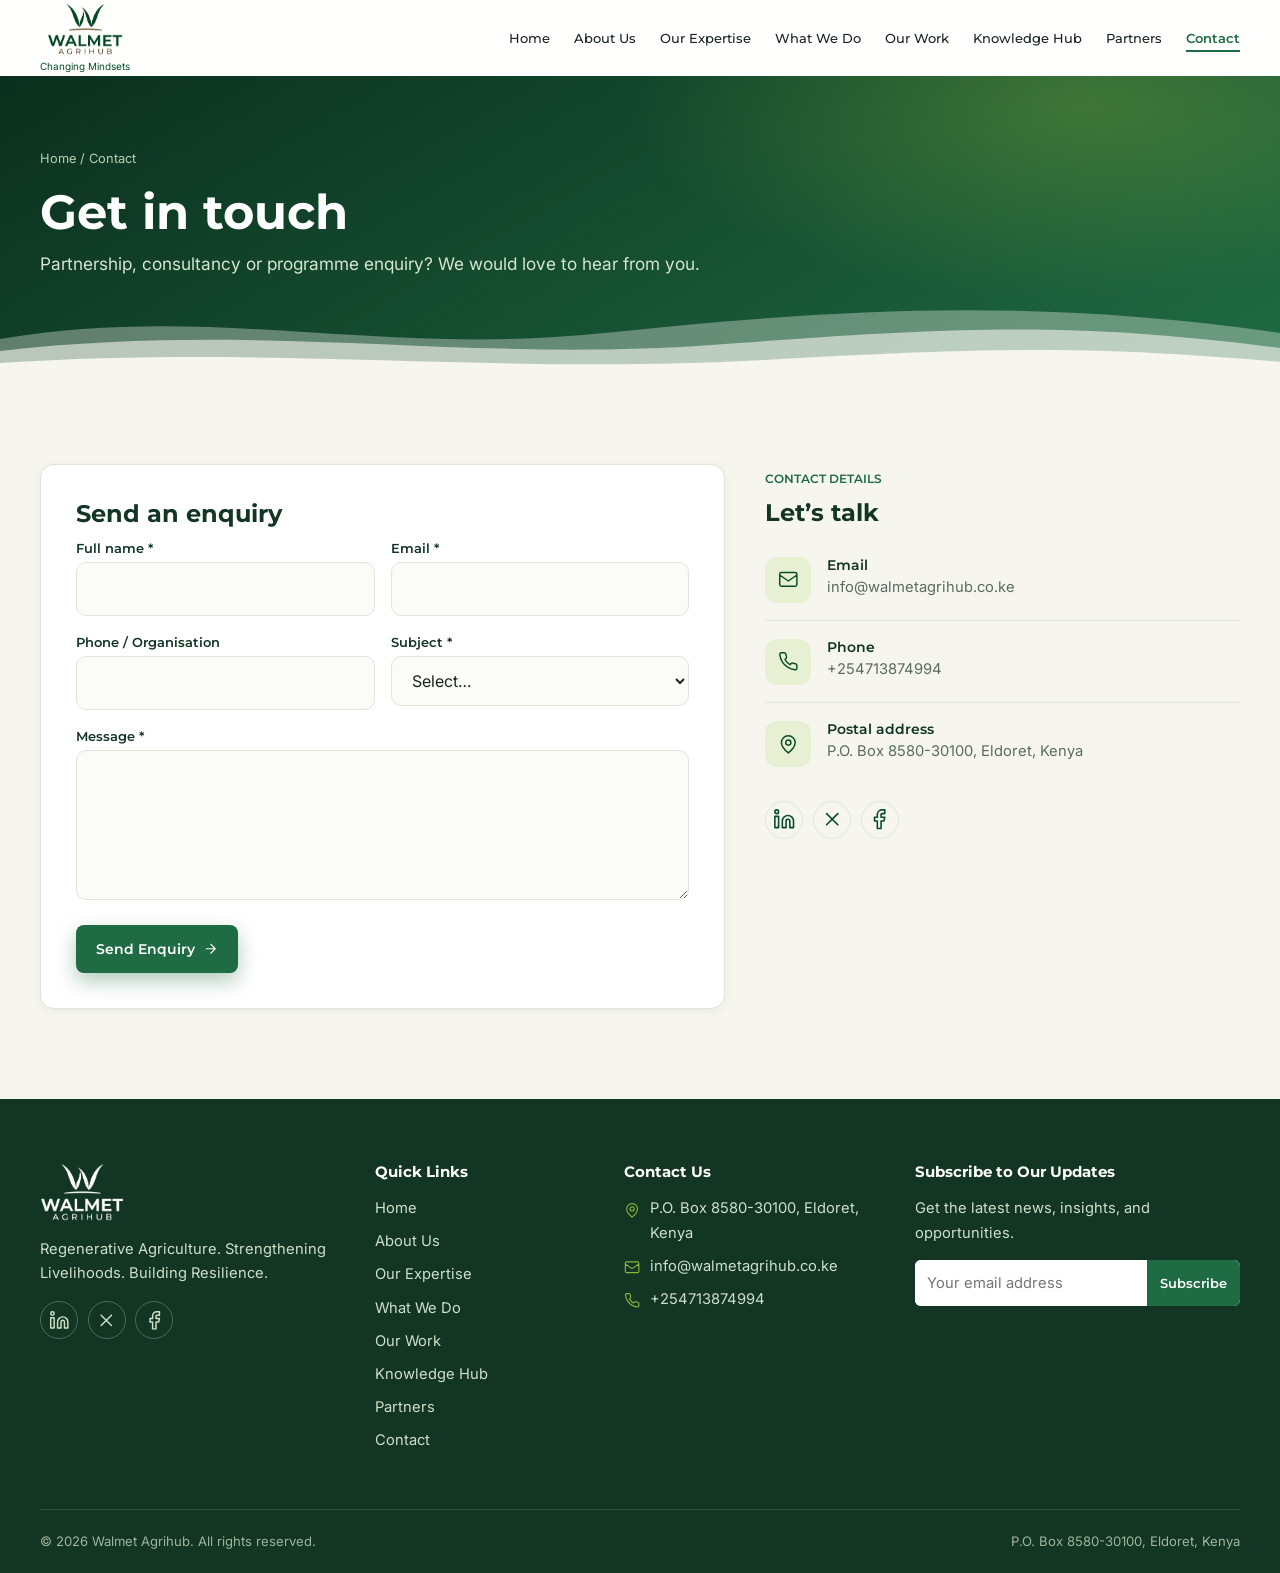
<file: contact.html>
<!DOCTYPE html>
<html lang="en">
<head>
  <meta charset="UTF-8">
  <meta name="viewport" content="width=device-width, initial-scale=1">
  <title>Contact | Walmet Agrihub</title>
    <meta name="description" content="Contact Walmet Agrihub for partnership, consultancy and programme enquiries. Postal address: P.O. Box 8580-30100, Eldoret, Kenya.">
  <meta name="theme-color" content="#064b27">
  <link rel="canonical" href="https://www.walmetagrihub.co.ke/contact.html">
  <meta property="og:type" content="website">
  <meta property="og:title" content="Contact | Walmet Agrihub">
    <meta property="og:description" content="Contact Walmet Agrihub for partnership, consultancy and programme enquiries. Postal address: P.O. Box 8580-30100, Eldoret, Kenya.">
  <meta property="og:site_name" content="Walmet Agrihub">
  <link rel="icon" type="image/png" href="favicon.png">
  <link rel="preconnect" href="https://fonts.googleapis.com">
  <link rel="preconnect" href="https://fonts.gstatic.com" crossorigin>
  <link rel="stylesheet" href="https://fonts.googleapis.com/css2?family=Inter:wght@400;500;600&family=Montserrat:ital,wght@0,500;0,600;0,700;1,500&display=swap">
  <link rel="stylesheet" href="styles.css">
  <script>document.documentElement.classList.add('js')</script>
</head>
<body>
<a class="skip-link" href="#main">Skip to content</a>
<header class="site-header">
  <div class="container">
    <a class="brand" href="index.html" aria-label="Walmet Agrihub home">
      <img src="logo.png" alt="Walmet Agrihub logo" width="76" height="52">
      <span class="brand-tag">Changing Mindsets<span class="brand-tag__wide">. Regenerative Agriculture. Strengthening Livelihoods. Building Resilience.</span></span>
    </a>
    <button class="nav-toggle" aria-label="Toggle menu" aria-expanded="false" aria-controls="site-nav"><span></span></button>
    <nav class="nav" id="site-nav" aria-label="Primary"><a href="index.html">Home</a><a href="about.html">About Us</a><a href="expertise.html">Our Expertise</a><a href="what-we-do.html">What We Do</a><a href="our-work.html">Our Work</a><a href="knowledge-hub.html">Knowledge Hub</a><a href="partners.html">Partners</a><a href="contact.html" aria-current="page">Contact</a></nav>
  </div>
</header>
<main id="main">
<section class="page-hero"><div class="container">
  <div class="crumbs"><a href="index.html">Home</a> / Contact</div>
  <h1>Get in touch</h1><p>Partnership, consultancy or programme enquiry? We would love to hear from you.</p></div><svg class="hills" viewBox="0 0 1440 150" preserveAspectRatio="none" aria-hidden="true">
  <path data-speed="0.10" d="M0 90 C240 30 420 120 680 80 S1160 20 1440 80 V150 H0Z" fill="#f6f6ef" opacity=".35"/>
  <path data-speed="0.05" d="M0 110 C300 60 520 130 800 100 S1200 60 1440 105 V150 H0Z" fill="#f6f6ef" opacity=".6"/>
  <path d="M0 130 C320 100 560 150 860 125 S1250 105 1440 128 V150 H0Z" fill="#f6f6ef"/>
</svg></section>
<section class="section" id="enquiry"><div class="container contact-grid">
  <form class="form reveal" id="enquiry-form" data-endpoint="" data-email="info@walmetagrihub.co.ke" novalidate>
    <h2 style="font-size:1.5rem">Send an enquiry</h2>
    <div class="form-row">
      <div class="field"><label for="name">Full name *</label><input id="name" name="name" autocomplete="name" required><span class="err">Please enter your name.</span></div>
      <div class="field"><label for="email">Email *</label><input id="email" name="email" type="email" autocomplete="email" required><span class="err">Please enter a valid email.</span></div>
    </div>
    <div class="form-row">
      <div class="field"><label for="phone">Phone / Organisation</label><input id="phone" name="phone" autocomplete="tel"></div>
      <div class="field"><label for="subject">Subject *</label>
        <select id="subject" name="subject" required><option value="">Select&hellip;</option><option>Partnership enquiry</option><option>Consultancy request</option><option>Project collaboration</option><option>Knowledge Hub / publications</option><option>General enquiry</option></select>
        <span class="err">Please choose a subject.</span></div>
    </div>
    <div class="field"><label for="message">Message *</label><textarea id="message" name="message" required></textarea><span class="err">Please write a short message.</span></div>
    <div class="hp" aria-hidden="true"><label>Website<input name="website" tabindex="-1" autocomplete="off"></label></div>
    <button class="btn btn--primary" type="submit">Send Enquiry <svg class="icon " viewBox="0 0 24 24" aria-hidden="true"><path d="M5 12h14M12 5l7 7-7 7"/></svg></button>
    <div class="form-status" role="status" aria-live="polite"></div>
  </form>
  <aside class="info-panel reveal" style="--d:.1s">
    <span class="eyebrow">Contact details</span><h2 style="font-size:1.5rem">Let&rsquo;s talk</h2>
    <ul class="info-list">
      <li><span class="icon-wrap"><svg class="icon " viewBox="0 0 24 24" aria-hidden="true"><path d="M4 4h16a2 2 0 0 1 2 2v12a2 2 0 0 1-2 2H4a2 2 0 0 1-2-2V6a2 2 0 0 1 2-2zM22 7l-10 7L2 7"/></svg></span><div><strong>Email</strong><a href="mailto:info@walmetagrihub.co.ke">info@walmetagrihub.co.ke</a></div></li>
      <li><span class="icon-wrap"><svg class="icon " viewBox="0 0 24 24" aria-hidden="true"><path d="M22 16.92v3a2 2 0 0 1-2.18 2 19.8 19.8 0 0 1-8.63-3.07 19.5 19.5 0 0 1-6-6 19.8 19.8 0 0 1-3.07-8.67A2 2 0 0 1 4.11 2h3a2 2 0 0 1 2 1.72c.13.96.36 1.9.7 2.81a2 2 0 0 1-.45 2.11L8.09 9.91a16 16 0 0 0 6 6l1.27-1.27a2 2 0 0 1 2.11-.45c.91.34 1.85.57 2.81.7A2 2 0 0 1 22 16.92z"/></svg></span><div><strong>Phone</strong><a href="tel:+254713874994">+254713874994</a></div></li>
        <li><span class="icon-wrap"><svg class="icon " viewBox="0 0 24 24" aria-hidden="true"><path d="M20 10c0 6-8 12-8 12s-8-6-8-12a8 8 0 0 1 16 0z"/><circle cx="12" cy="10" r="3"/></svg></span><div><strong>Postal address</strong><span>P.O. Box 8580-30100, Eldoret, Kenya</span></div></li>
    </ul>
    <div class="social">
      <a href="https://www.linkedin.com/" aria-label="LinkedIn" target="_blank" rel="noopener"><svg class="icon " viewBox="0 0 24 24" aria-hidden="true"><path d="M16 8a6 6 0 0 1 6 6v7h-4v-7a2 2 0 0 0-4 0v7h-4v-7a6 6 0 0 1 6-6zM2 9h4v12H2zM4 6a2 2 0 1 0 0-4 2 2 0 0 0 0 4z"/></svg></a>
      <a href="https://x.com/" aria-label="X" target="_blank" rel="noopener"><svg class="icon " viewBox="0 0 24 24" aria-hidden="true"><path d="M18 6 6 18M6 6l12 12"/></svg></a>
      <a href="https://www.facebook.com/" aria-label="Facebook" target="_blank" rel="noopener"><svg class="icon " viewBox="0 0 24 24" aria-hidden="true"><path d="M18 2h-3a5 5 0 0 0-5 5v3H7v4h3v8h4v-8h3l1-4h-4V7a1 1 0 0 1 1-1h3z"/></svg></a>
    </div>
  </aside>
</div></section>
</main>
<footer class="site-footer">
  <div class="container footer-grid">
    <div>
      <img class="footer-logo" src="logo.png" alt="Walmet Agrihub">
      <p>Regenerative Agriculture. Strengthening Livelihoods. Building Resilience.</p>
      <div class="social">
        <a href="https://www.linkedin.com/" aria-label="LinkedIn" target="_blank" rel="noopener"><svg class="icon " viewBox="0 0 24 24" aria-hidden="true"><path d="M16 8a6 6 0 0 1 6 6v7h-4v-7a2 2 0 0 0-4 0v7h-4v-7a6 6 0 0 1 6-6zM2 9h4v12H2zM4 6a2 2 0 1 0 0-4 2 2 0 0 0 0 4z"/></svg></a>
        <a href="https://x.com/" aria-label="X" target="_blank" rel="noopener"><svg class="icon " viewBox="0 0 24 24" aria-hidden="true"><path d="M18 6 6 18M6 6l12 12"/></svg></a>
        <a href="https://www.facebook.com/" aria-label="Facebook" target="_blank" rel="noopener"><svg class="icon " viewBox="0 0 24 24" aria-hidden="true"><path d="M18 2h-3a5 5 0 0 0-5 5v3H7v4h3v8h4v-8h3l1-4h-4V7a1 1 0 0 1 1-1h3z"/></svg></a>
      </div>
    </div>
    <div><h4>Quick Links</h4><ul><li><a href="index.html">Home</a></li><li><a href="about.html">About Us</a></li><li><a href="expertise.html">Our Expertise</a></li><li><a href="what-we-do.html">What We Do</a></li><li><a href="our-work.html">Our Work</a></li><li><a href="knowledge-hub.html">Knowledge Hub</a></li><li><a href="partners.html">Partners</a></li><li><a href="contact.html">Contact</a></li></ul></div>
    <div><h4>Contact Us</h4>
      <ul class="footer-contact">
        <li><svg class="icon " viewBox="0 0 24 24" aria-hidden="true"><path d="M20 10c0 6-8 12-8 12s-8-6-8-12a8 8 0 0 1 16 0z"/><circle cx="12" cy="10" r="3"/></svg><span>P.O. Box 8580-30100, Eldoret, Kenya</span></li>
        <li><svg class="icon " viewBox="0 0 24 24" aria-hidden="true"><path d="M4 4h16a2 2 0 0 1 2 2v12a2 2 0 0 1-2 2H4a2 2 0 0 1-2-2V6a2 2 0 0 1 2-2zM22 7l-10 7L2 7"/></svg><a href="mailto:info@walmetagrihub.co.ke">info@walmetagrihub.co.ke</a></li>
        <li><svg class="icon " viewBox="0 0 24 24" aria-hidden="true"><path d="M22 16.92v3a2 2 0 0 1-2.18 2 19.8 19.8 0 0 1-8.63-3.07 19.5 19.5 0 0 1-6-6 19.8 19.8 0 0 1-3.07-8.67A2 2 0 0 1 4.11 2h3a2 2 0 0 1 2 1.72c.13.96.36 1.9.7 2.81a2 2 0 0 1-.45 2.11L8.09 9.91a16 16 0 0 0 6 6l1.27-1.27a2 2 0 0 1 2.11-.45c.91.34 1.85.57 2.81.7A2 2 0 0 1 22 16.92z"/></svg><a href="tel:+254713874994">+254713874994</a></li>
      </ul></div>
    <div><h4>Subscribe to Our Updates</h4><p>Get the latest news, insights, and opportunities.</p>
      <form class="subscribe-form" data-newsletter><input type="email" name="email" placeholder="Your email address" aria-label="Your email address" required><button type="submit">Subscribe</button></form></div>
  </div>
  <div class="container footer-bottom"><span>&copy; <span data-year>2026</span> Walmet Agrihub. All rights reserved.</span><span>P.O. Box 8580-30100, Eldoret, Kenya</span></div>
</footer>
<script src="main.js" defer></script>
<script src="contact.js" defer></script>
</body>
</html>
</file>
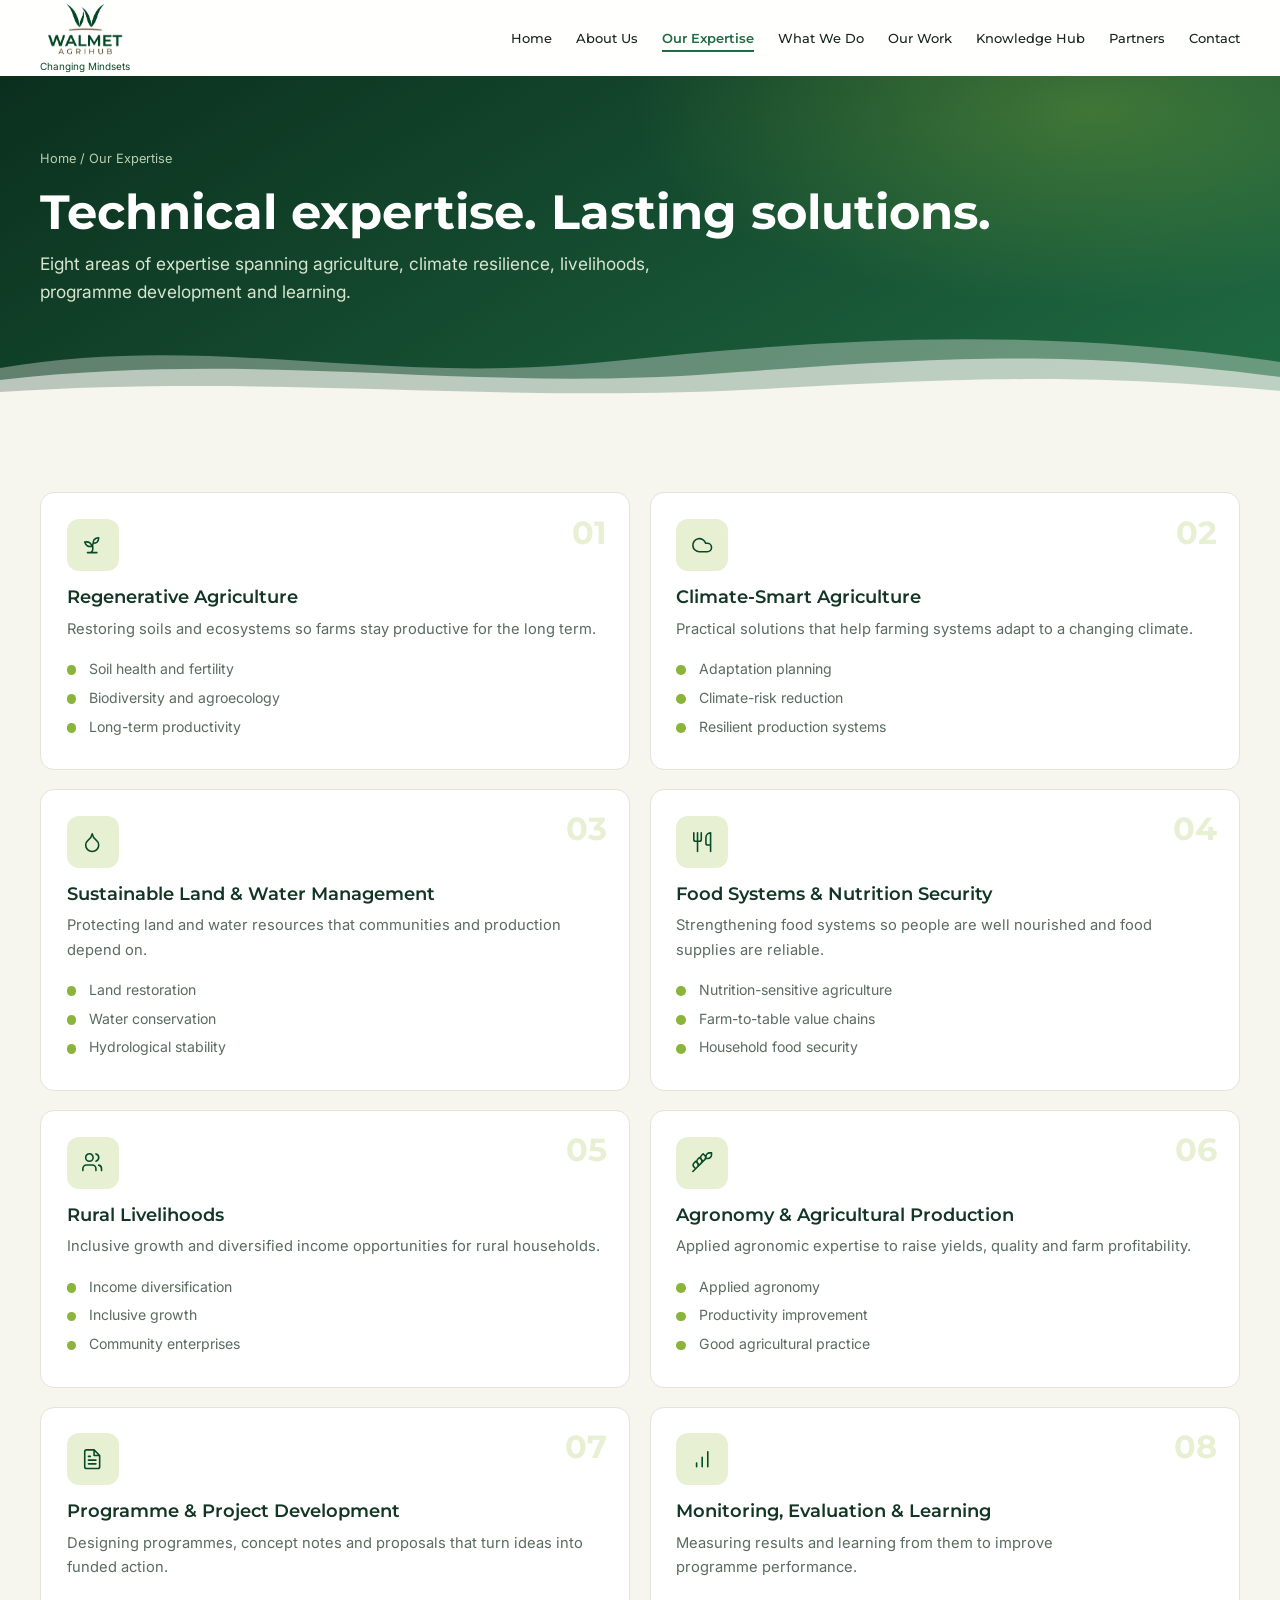
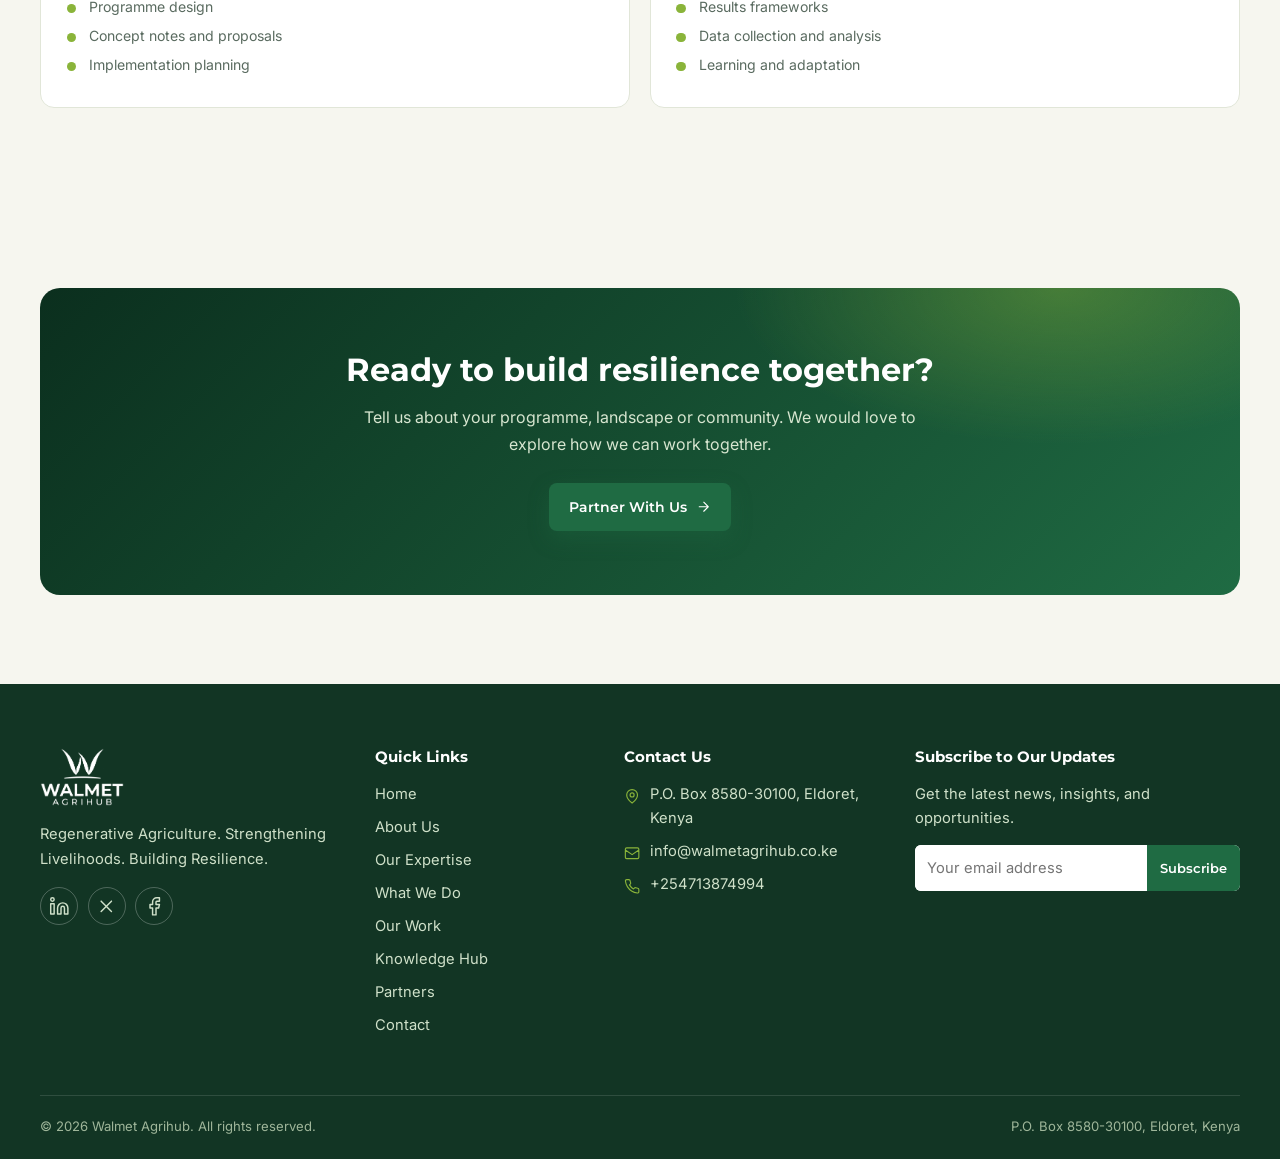
<file: expertise.html>
<!DOCTYPE html>
<html lang="en">
<head>
  <meta charset="UTF-8">
  <meta name="viewport" content="width=device-width, initial-scale=1">
  <title>Our Expertise | Walmet Agrihub</title>
  <meta name="description" content="Eight areas of expertise: regenerative and climate-smart agriculture, land and water management, food systems, rural livelihoods, agronomy, programme development and MEL.">
  <meta name="theme-color" content="#064b27">
  <link rel="canonical" href="https://www.walmetagrihub.co.ke/expertise.html">
  <meta property="og:type" content="website">
  <meta property="og:title" content="Our Expertise | Walmet Agrihub">
  <meta property="og:description" content="Eight areas of expertise: regenerative and climate-smart agriculture, land and water management, food systems, rural livelihoods, agronomy, programme development and MEL.">
  <meta property="og:site_name" content="Walmet Agrihub">
  <link rel="icon" type="image/png" href="favicon.png">
  <link rel="preconnect" href="https://fonts.googleapis.com">
  <link rel="preconnect" href="https://fonts.gstatic.com" crossorigin>
  <link rel="stylesheet" href="https://fonts.googleapis.com/css2?family=Inter:wght@400;500;600&family=Montserrat:ital,wght@0,500;0,600;0,700;1,500&display=swap">
  <link rel="stylesheet" href="styles.css">
  <script>document.documentElement.classList.add('js')</script>
</head>
<body>
<a class="skip-link" href="#main">Skip to content</a>
<header class="site-header">
  <div class="container">
    <a class="brand" href="index.html" aria-label="Walmet Agrihub home">
      <img src="logo.png" alt="Walmet Agrihub logo" width="76" height="52">
      <span class="brand-tag">Changing Mindsets<span class="brand-tag__wide">. Regenerative Agriculture. Strengthening Livelihoods. Building Resilience.</span></span>
    </a>
    <button class="nav-toggle" aria-label="Toggle menu" aria-expanded="false" aria-controls="site-nav"><span></span></button>
    <nav class="nav" id="site-nav" aria-label="Primary"><a href="index.html">Home</a><a href="about.html">About Us</a><a href="expertise.html" aria-current="page">Our Expertise</a><a href="what-we-do.html">What We Do</a><a href="our-work.html">Our Work</a><a href="knowledge-hub.html">Knowledge Hub</a><a href="partners.html">Partners</a><a href="contact.html">Contact</a></nav>
  </div>
</header>
<main id="main">
<section class="page-hero"><div class="container">
  <div class="crumbs"><a href="index.html">Home</a> / Our Expertise</div>
  <h1>Technical expertise. Lasting solutions.</h1><p>Eight areas of expertise spanning agriculture, climate resilience, livelihoods, programme development and learning.</p></div><svg class="hills" viewBox="0 0 1440 150" preserveAspectRatio="none" aria-hidden="true">
  <path data-speed="0.10" d="M0 90 C240 30 420 120 680 80 S1160 20 1440 80 V150 H0Z" fill="#f6f6ef" opacity=".35"/>
  <path data-speed="0.05" d="M0 110 C300 60 520 130 800 100 S1200 60 1440 105 V150 H0Z" fill="#f6f6ef" opacity=".6"/>
  <path d="M0 130 C320 100 560 150 860 125 S1250 105 1440 128 V150 H0Z" fill="#f6f6ef"/>
</svg></section>
<section class="section"><div class="container grid grid--2"><article class="card reveal" id="regenerative" style="--d:0.0s">
  <span class="num">01</span><div class="icon-wrap"><svg class="icon " viewBox="0 0 24 24" aria-hidden="true"><path d="M7 20h10M10 20c5.5-2.5.8-6.4 3-10M9.5 9.4c1.1.8 1.8 2.2 2.3 3.7-2 .4-3.5.4-4.8-.3-1.2-.6-2.3-1.9-3-4.2 2.8-.5 4.4 0 5.5.8zM14.1 6a7 7 0 0 0-1.1 4c1.9-.1 3.3-.6 4.3-1.4 1-1 1.6-2.3 1.7-4.6-2.7.1-4 1-4.9 2z"/></svg></div><h3>Regenerative Agriculture</h3><p>Restoring soils and ecosystems so farms stay productive for the long term.</p>
  <ul class="ticks"><li>Soil health and fertility</li><li>Biodiversity and agroecology</li><li>Long-term productivity</li></ul></article><article class="card reveal" id="climate-smart" style="--d:0.08s">
  <span class="num">02</span><div class="icon-wrap"><svg class="icon " viewBox="0 0 24 24" aria-hidden="true"><path d="M17.5 19H9a7 7 0 1 1 6.71-9h1.79a4.5 4.5 0 1 1 0 9Z"/></svg></div><h3>Climate-Smart Agriculture</h3><p>Practical solutions that help farming systems adapt to a changing climate.</p>
  <ul class="ticks"><li>Adaptation planning</li><li>Climate-risk reduction</li><li>Resilient production systems</li></ul></article><article class="card reveal" id="sustainable" style="--d:0.0s">
  <span class="num">03</span><div class="icon-wrap"><svg class="icon " viewBox="0 0 24 24" aria-hidden="true"><path d="M12 22a7 7 0 0 0 7-7c0-2-1-3.9-3-5.5s-3.5-4-4-6.5c-.5 2.5-2 4.9-4 6.5C6 11.1 5 13 5 15a7 7 0 0 0 7 7z"/></svg></div><h3>Sustainable Land & Water Management</h3><p>Protecting land and water resources that communities and production depend on.</p>
  <ul class="ticks"><li>Land restoration</li><li>Water conservation</li><li>Hydrological stability</li></ul></article><article class="card reveal" id="food" style="--d:0.08s">
  <span class="num">04</span><div class="icon-wrap"><svg class="icon " viewBox="0 0 24 24" aria-hidden="true"><path d="M3 2v7a2 2 0 0 0 2 2h4a2 2 0 0 0 2-2V2M7 2v20M21 15V2a5 5 0 0 0-5 5v6a2 2 0 0 0 2 2h3Zm0 0v7"/></svg></div><h3>Food Systems & Nutrition Security</h3><p>Strengthening food systems so people are well nourished and food supplies are reliable.</p>
  <ul class="ticks"><li>Nutrition-sensitive agriculture</li><li>Farm-to-table value chains</li><li>Household food security</li></ul></article><article class="card reveal" id="rural" style="--d:0.0s">
  <span class="num">05</span><div class="icon-wrap"><svg class="icon " viewBox="0 0 24 24" aria-hidden="true"><path d="M16 21v-2a4 4 0 0 0-4-4H6a4 4 0 0 0-4 4v2M9 11a4 4 0 1 0 0-8 4 4 0 0 0 0 8zM22 21v-2a4 4 0 0 0-3-3.87M16 3.13a4 4 0 0 1 0 7.75"/></svg></div><h3>Rural Livelihoods</h3><p>Inclusive growth and diversified income opportunities for rural households.</p>
  <ul class="ticks"><li>Income diversification</li><li>Inclusive growth</li><li>Community enterprises</li></ul></article><article class="card reveal" id="agronomy" style="--d:0.08s">
  <span class="num">06</span><div class="icon-wrap"><svg class="icon " viewBox="0 0 24 24" aria-hidden="true"><path d="M2 22 16 8M3.47 12.53 5 11l1.53 1.53a3.5 3.5 0 0 1 0 4.94L5 19l-1.53-1.53a3.5 3.5 0 0 1 0-4.94ZM7.47 8.53 9 7l1.53 1.53a3.5 3.5 0 0 1 0 4.94L9 15l-1.53-1.53a3.5 3.5 0 0 1 0-4.94ZM11.47 4.53 13 3l1.53 1.53a3.5 3.5 0 0 1 0 4.94L13 11l-1.53-1.53a3.5 3.5 0 0 1 0-4.94ZM20 2h2v2a4 4 0 0 1-4 4h-2V6a4 4 0 0 1 4-4Z"/></svg></div><h3>Agronomy & Agricultural Production</h3><p>Applied agronomic expertise to raise yields, quality and farm profitability.</p>
  <ul class="ticks"><li>Applied agronomy</li><li>Productivity improvement</li><li>Good agricultural practice</li></ul></article><article class="card reveal" id="programme" style="--d:0.0s">
  <span class="num">07</span><div class="icon-wrap"><svg class="icon " viewBox="0 0 24 24" aria-hidden="true"><path d="M14 2H6a2 2 0 0 0-2 2v16a2 2 0 0 0 2 2h12a2 2 0 0 0 2-2V8zM14 2v6h6M16 13H8M16 17H8M10 9H8"/></svg></div><h3>Programme & Project Development</h3><p>Designing programmes, concept notes and proposals that turn ideas into funded action.</p>
  <ul class="ticks"><li>Programme design</li><li>Concept notes and proposals</li><li>Implementation planning</li></ul></article><article class="card reveal" id="monitoring" style="--d:0.08s">
  <span class="num">08</span><div class="icon-wrap"><svg class="icon " viewBox="0 0 24 24" aria-hidden="true"><path d="M12 20V10M18 20V4M6 20v-4"/></svg></div><h3>Monitoring, Evaluation & Learning</h3><p>Measuring results and learning from them to improve programme performance.</p>
  <ul class="ticks"><li>Results frameworks</li><li>Data collection and analysis</li><li>Learning and adaptation</li></ul></article></div></section><section class="section"><div class="container"><div class="cta-band reveal">
  <h2>Ready to build resilience together?</h2><p>Tell us about your programme, landscape or community. We would love to explore how we can work together.</p>
  <a class="btn btn--primary" href="contact.html#enquiry">Partner With Us <svg class="icon " viewBox="0 0 24 24" aria-hidden="true"><path d="M5 12h14M12 5l7 7-7 7"/></svg></a></div></div></section>
</main>
<footer class="site-footer">
  <div class="container footer-grid">
    <div>
      <img class="footer-logo" src="logo.png" alt="Walmet Agrihub">
      <p>Regenerative Agriculture. Strengthening Livelihoods. Building Resilience.</p>
      <div class="social">
        <a href="https://www.linkedin.com/" aria-label="LinkedIn" target="_blank" rel="noopener"><svg class="icon " viewBox="0 0 24 24" aria-hidden="true"><path d="M16 8a6 6 0 0 1 6 6v7h-4v-7a2 2 0 0 0-4 0v7h-4v-7a6 6 0 0 1 6-6zM2 9h4v12H2zM4 6a2 2 0 1 0 0-4 2 2 0 0 0 0 4z"/></svg></a>
        <a href="https://x.com/" aria-label="X" target="_blank" rel="noopener"><svg class="icon " viewBox="0 0 24 24" aria-hidden="true"><path d="M18 6 6 18M6 6l12 12"/></svg></a>
        <a href="https://www.facebook.com/" aria-label="Facebook" target="_blank" rel="noopener"><svg class="icon " viewBox="0 0 24 24" aria-hidden="true"><path d="M18 2h-3a5 5 0 0 0-5 5v3H7v4h3v8h4v-8h3l1-4h-4V7a1 1 0 0 1 1-1h3z"/></svg></a>
      </div>
    </div>
    <div><h4>Quick Links</h4><ul><li><a href="index.html">Home</a></li><li><a href="about.html">About Us</a></li><li><a href="expertise.html">Our Expertise</a></li><li><a href="what-we-do.html">What We Do</a></li><li><a href="our-work.html">Our Work</a></li><li><a href="knowledge-hub.html">Knowledge Hub</a></li><li><a href="partners.html">Partners</a></li><li><a href="contact.html">Contact</a></li></ul></div>
    <div><h4>Contact Us</h4>
      <ul class="footer-contact">
        <li><svg class="icon " viewBox="0 0 24 24" aria-hidden="true"><path d="M20 10c0 6-8 12-8 12s-8-6-8-12a8 8 0 0 1 16 0z"/><circle cx="12" cy="10" r="3"/></svg><span>P.O. Box 8580-30100, Eldoret, Kenya</span></li>
        <li><svg class="icon " viewBox="0 0 24 24" aria-hidden="true"><path d="M4 4h16a2 2 0 0 1 2 2v12a2 2 0 0 1-2 2H4a2 2 0 0 1-2-2V6a2 2 0 0 1 2-2zM22 7l-10 7L2 7"/></svg><a href="mailto:info@walmetagrihub.co.ke">info@walmetagrihub.co.ke</a></li>
        <li><svg class="icon " viewBox="0 0 24 24" aria-hidden="true"><path d="M22 16.92v3a2 2 0 0 1-2.18 2 19.8 19.8 0 0 1-8.63-3.07 19.5 19.5 0 0 1-6-6 19.8 19.8 0 0 1-3.07-8.67A2 2 0 0 1 4.11 2h3a2 2 0 0 1 2 1.72c.13.96.36 1.9.7 2.81a2 2 0 0 1-.45 2.11L8.09 9.91a16 16 0 0 0 6 6l1.27-1.27a2 2 0 0 1 2.11-.45c.91.34 1.85.57 2.81.7A2 2 0 0 1 22 16.92z"/></svg><a href="tel:+254713874994">+254713874994</a></li>
      </ul></div>
    <div><h4>Subscribe to Our Updates</h4><p>Get the latest news, insights, and opportunities.</p>
      <form class="subscribe-form" data-newsletter><input type="email" name="email" placeholder="Your email address" aria-label="Your email address" required><button type="submit">Subscribe</button></form></div>
  </div>
  <div class="container footer-bottom"><span>&copy; <span data-year>2026</span> Walmet Agrihub. All rights reserved.</span><span>P.O. Box 8580-30100, Eldoret, Kenya</span></div>
</footer>
<script src="main.js" defer></script>

</body>
</html>
</file>
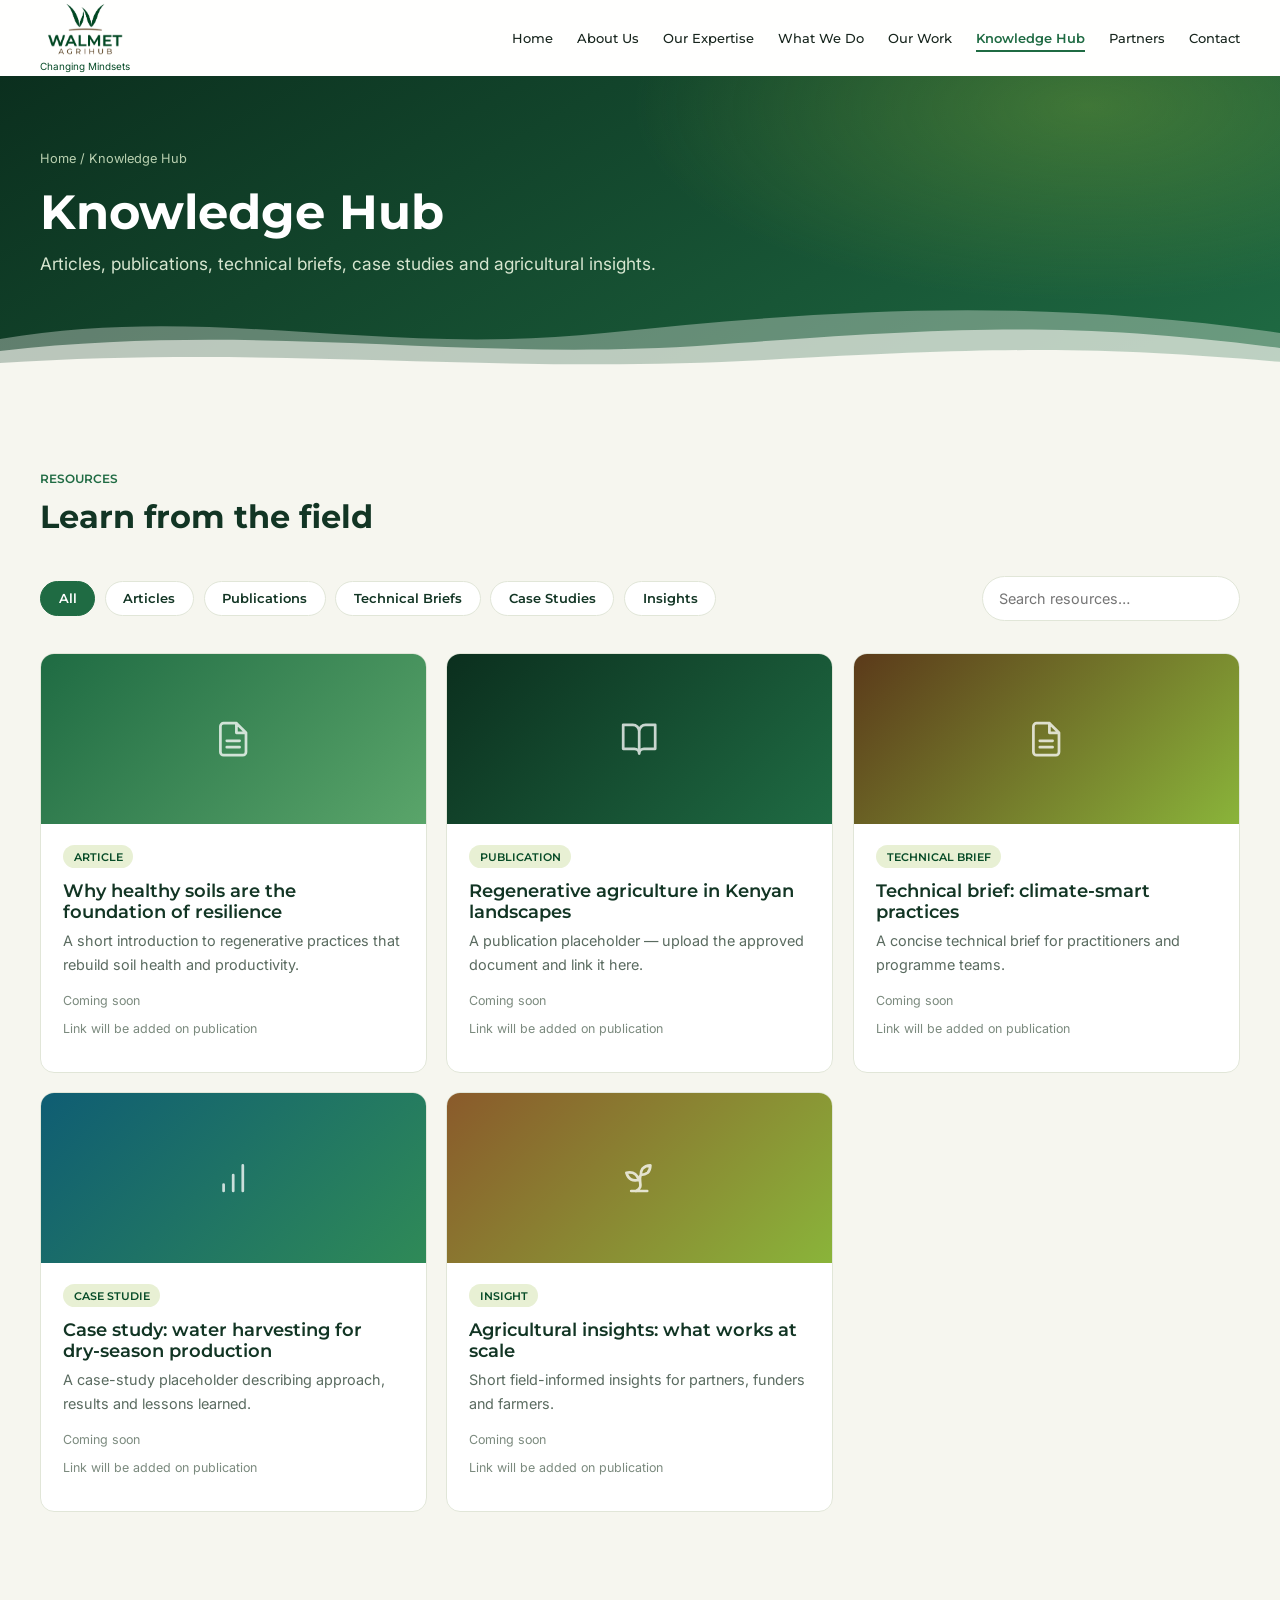
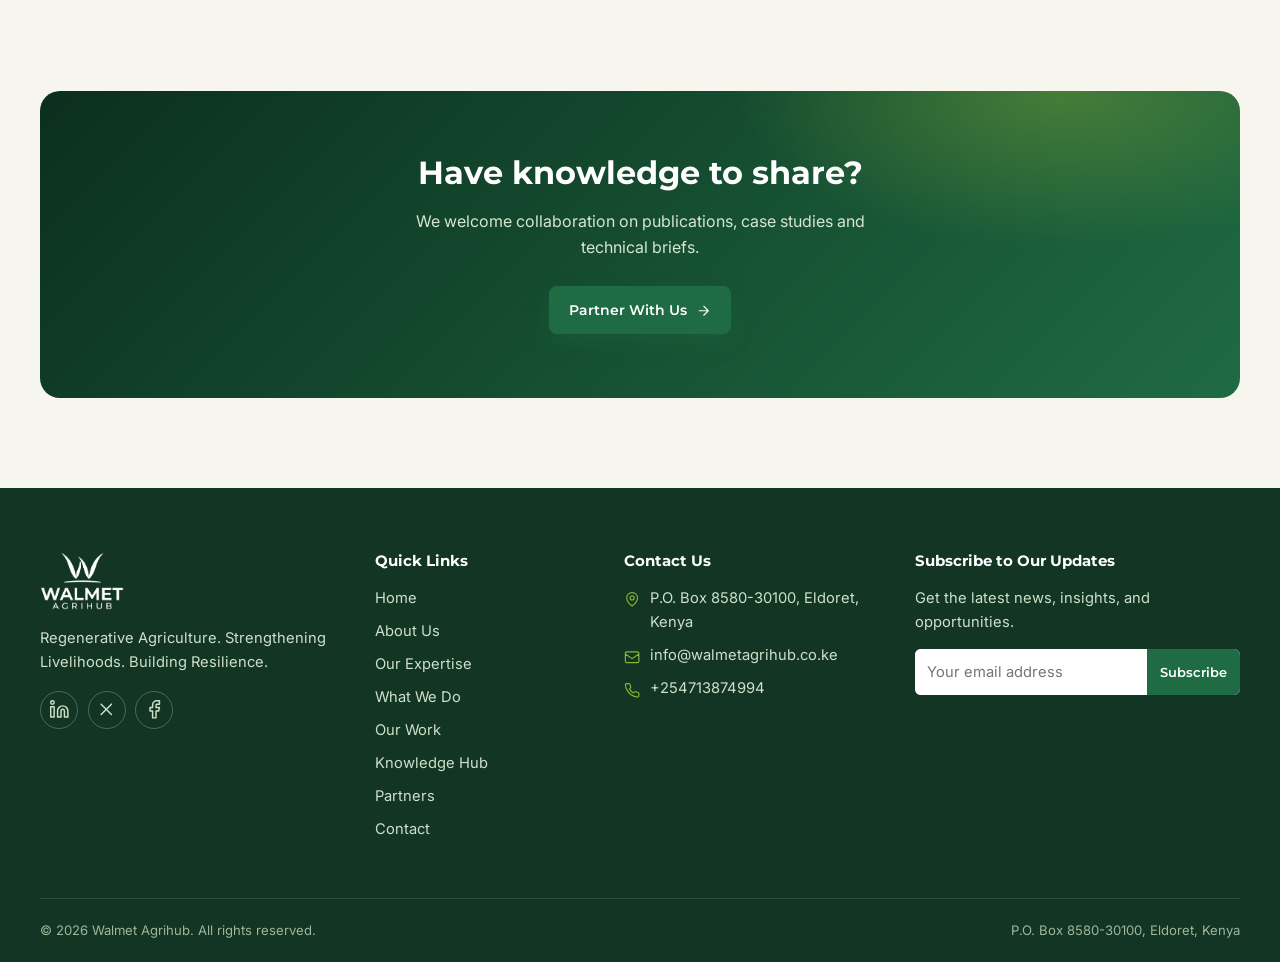
<file: knowledge-hub.html>
<!DOCTYPE html>
<html lang="en">
<head>
  <meta charset="UTF-8">
  <meta name="viewport" content="width=device-width, initial-scale=1">
  <title>Knowledge Hub | Walmet Agrihub</title>
  <meta name="description" content="Articles, publications, technical briefs, case studies and agricultural insights from Walmet Agrihub.">
  <meta name="theme-color" content="#064b27">
  <link rel="canonical" href="https://www.walmetagrihub.co.ke/knowledge-hub.html">
  <meta property="og:type" content="website">
  <meta property="og:title" content="Knowledge Hub | Walmet Agrihub">
  <meta property="og:description" content="Articles, publications, technical briefs, case studies and agricultural insights from Walmet Agrihub.">
  <meta property="og:site_name" content="Walmet Agrihub">
  <link rel="icon" type="image/png" href="favicon.png">
  <link rel="preconnect" href="https://fonts.googleapis.com">
  <link rel="preconnect" href="https://fonts.gstatic.com" crossorigin>
  <link rel="stylesheet" href="https://fonts.googleapis.com/css2?family=Inter:wght@400;500;600&family=Montserrat:ital,wght@0,500;0,600;0,700;1,500&display=swap">
  <link rel="stylesheet" href="styles.css">
  <script>document.documentElement.classList.add('js')</script>
</head>
<body>
<a class="skip-link" href="#main">Skip to content</a>
<header class="site-header">
  <div class="container">
    <a class="brand" href="index.html" aria-label="Walmet Agrihub home">
      <img src="logo.png" alt="Walmet Agrihub logo" width="76" height="52">
      <span class="brand-tag">Changing Mindsets<span class="brand-tag__wide">. Regenerative Agriculture. Strengthening Livelihoods. Building Resilience.</span></span>
    </a>
    <button class="nav-toggle" aria-label="Toggle menu" aria-expanded="false" aria-controls="site-nav"><span></span></button>
    <nav class="nav" id="site-nav" aria-label="Primary"><a href="index.html">Home</a><a href="about.html">About Us</a><a href="expertise.html">Our Expertise</a><a href="what-we-do.html">What We Do</a><a href="our-work.html">Our Work</a><a href="knowledge-hub.html" aria-current="page">Knowledge Hub</a><a href="partners.html">Partners</a><a href="contact.html">Contact</a></nav>
  </div>
</header>
<main id="main">
<section class="page-hero"><div class="container">
  <div class="crumbs"><a href="index.html">Home</a> / Knowledge Hub</div>
  <h1>Knowledge Hub</h1><p>Articles, publications, technical briefs, case studies and agricultural insights.</p></div><svg class="hills" viewBox="0 0 1440 150" preserveAspectRatio="none" aria-hidden="true">
  <path data-speed="0.10" d="M0 90 C240 30 420 120 680 80 S1160 20 1440 80 V150 H0Z" fill="#f6f6ef" opacity=".35"/>
  <path data-speed="0.05" d="M0 110 C300 60 520 130 800 100 S1200 60 1440 105 V150 H0Z" fill="#f6f6ef" opacity=".6"/>
  <path d="M0 130 C320 100 560 150 860 125 S1250 105 1440 128 V150 H0Z" fill="#f6f6ef"/>
</svg></section>
<section class="section"><div class="container"><div class="section-head reveal "><span class="eyebrow">Resources</span><h2>Learn from the field</h2></div>
<div class="filters" id="kh-filters"><label class="sr-only" for="kh-search">Search resources</label><input class="search-input" id="kh-search" type="search" placeholder="Search resources&hellip;"></div>
<div class="grid grid--3" id="kh-grid"></div></div></section><section class="section"><div class="container"><div class="cta-band reveal">
  <h2>Have knowledge to share?</h2><p>We welcome collaboration on publications, case studies and technical briefs.</p>
  <a class="btn btn--primary" href="contact.html#enquiry">Partner With Us <svg class="icon " viewBox="0 0 24 24" aria-hidden="true"><path d="M5 12h14M12 5l7 7-7 7"/></svg></a></div></div></section>
</main>
<footer class="site-footer">
  <div class="container footer-grid">
    <div>
      <img class="footer-logo" src="logo.png" alt="Walmet Agrihub">
      <p>Regenerative Agriculture. Strengthening Livelihoods. Building Resilience.</p>
      <div class="social">
        <a href="https://www.linkedin.com/" aria-label="LinkedIn" target="_blank" rel="noopener"><svg class="icon " viewBox="0 0 24 24" aria-hidden="true"><path d="M16 8a6 6 0 0 1 6 6v7h-4v-7a2 2 0 0 0-4 0v7h-4v-7a6 6 0 0 1 6-6zM2 9h4v12H2zM4 6a2 2 0 1 0 0-4 2 2 0 0 0 0 4z"/></svg></a>
        <a href="https://x.com/" aria-label="X" target="_blank" rel="noopener"><svg class="icon " viewBox="0 0 24 24" aria-hidden="true"><path d="M18 6 6 18M6 6l12 12"/></svg></a>
        <a href="https://www.facebook.com/" aria-label="Facebook" target="_blank" rel="noopener"><svg class="icon " viewBox="0 0 24 24" aria-hidden="true"><path d="M18 2h-3a5 5 0 0 0-5 5v3H7v4h3v8h4v-8h3l1-4h-4V7a1 1 0 0 1 1-1h3z"/></svg></a>
      </div>
    </div>
    <div><h4>Quick Links</h4><ul><li><a href="index.html">Home</a></li><li><a href="about.html">About Us</a></li><li><a href="expertise.html">Our Expertise</a></li><li><a href="what-we-do.html">What We Do</a></li><li><a href="our-work.html">Our Work</a></li><li><a href="knowledge-hub.html">Knowledge Hub</a></li><li><a href="partners.html">Partners</a></li><li><a href="contact.html">Contact</a></li></ul></div>
    <div><h4>Contact Us</h4>
      <ul class="footer-contact">
        <li><svg class="icon " viewBox="0 0 24 24" aria-hidden="true"><path d="M20 10c0 6-8 12-8 12s-8-6-8-12a8 8 0 0 1 16 0z"/><circle cx="12" cy="10" r="3"/></svg><span>P.O. Box 8580-30100, Eldoret, Kenya</span></li>
        <li><svg class="icon " viewBox="0 0 24 24" aria-hidden="true"><path d="M4 4h16a2 2 0 0 1 2 2v12a2 2 0 0 1-2 2H4a2 2 0 0 1-2-2V6a2 2 0 0 1 2-2zM22 7l-10 7L2 7"/></svg><a href="mailto:info@walmetagrihub.co.ke">info@walmetagrihub.co.ke</a></li>
        <li><svg class="icon " viewBox="0 0 24 24" aria-hidden="true"><path d="M22 16.92v3a2 2 0 0 1-2.18 2 19.8 19.8 0 0 1-8.63-3.07 19.5 19.5 0 0 1-6-6 19.8 19.8 0 0 1-3.07-8.67A2 2 0 0 1 4.11 2h3a2 2 0 0 1 2 1.72c.13.96.36 1.9.7 2.81a2 2 0 0 1-.45 2.11L8.09 9.91a16 16 0 0 0 6 6l1.27-1.27a2 2 0 0 1 2.11-.45c.91.34 1.85.57 2.81.7A2 2 0 0 1 22 16.92z"/></svg><a href="tel:+254713874994">+254713874994</a></li>
      </ul></div>
    <div><h4>Subscribe to Our Updates</h4><p>Get the latest news, insights, and opportunities.</p>
      <form class="subscribe-form" data-newsletter><input type="email" name="email" placeholder="Your email address" aria-label="Your email address" required><button type="submit">Subscribe</button></form></div>
  </div>
  <div class="container footer-bottom"><span>&copy; <span data-year>2026</span> Walmet Agrihub. All rights reserved.</span><span>P.O. Box 8580-30100, Eldoret, Kenya</span></div>
</footer>
<script src="main.js" defer></script>
<script src="data.js" defer></script>
<script src="render.js" defer></script>
</body>
</html>
</file>
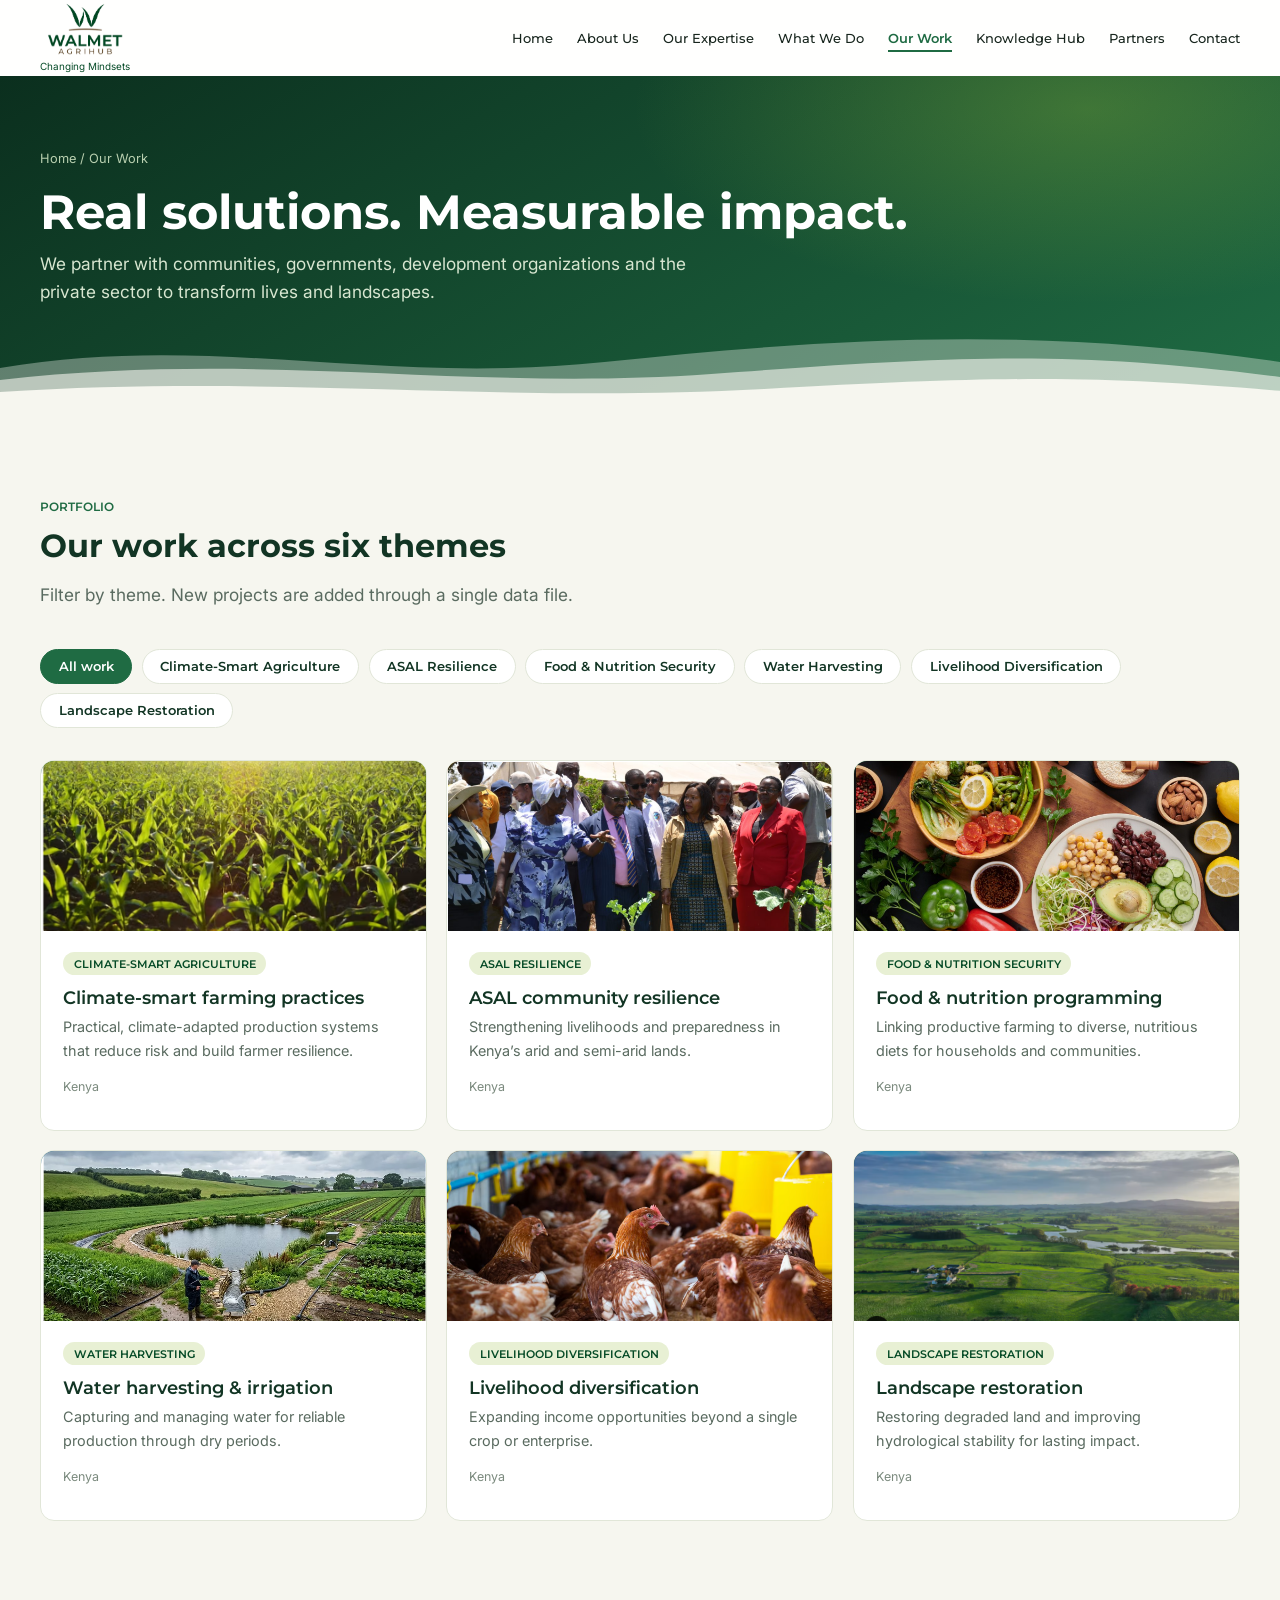
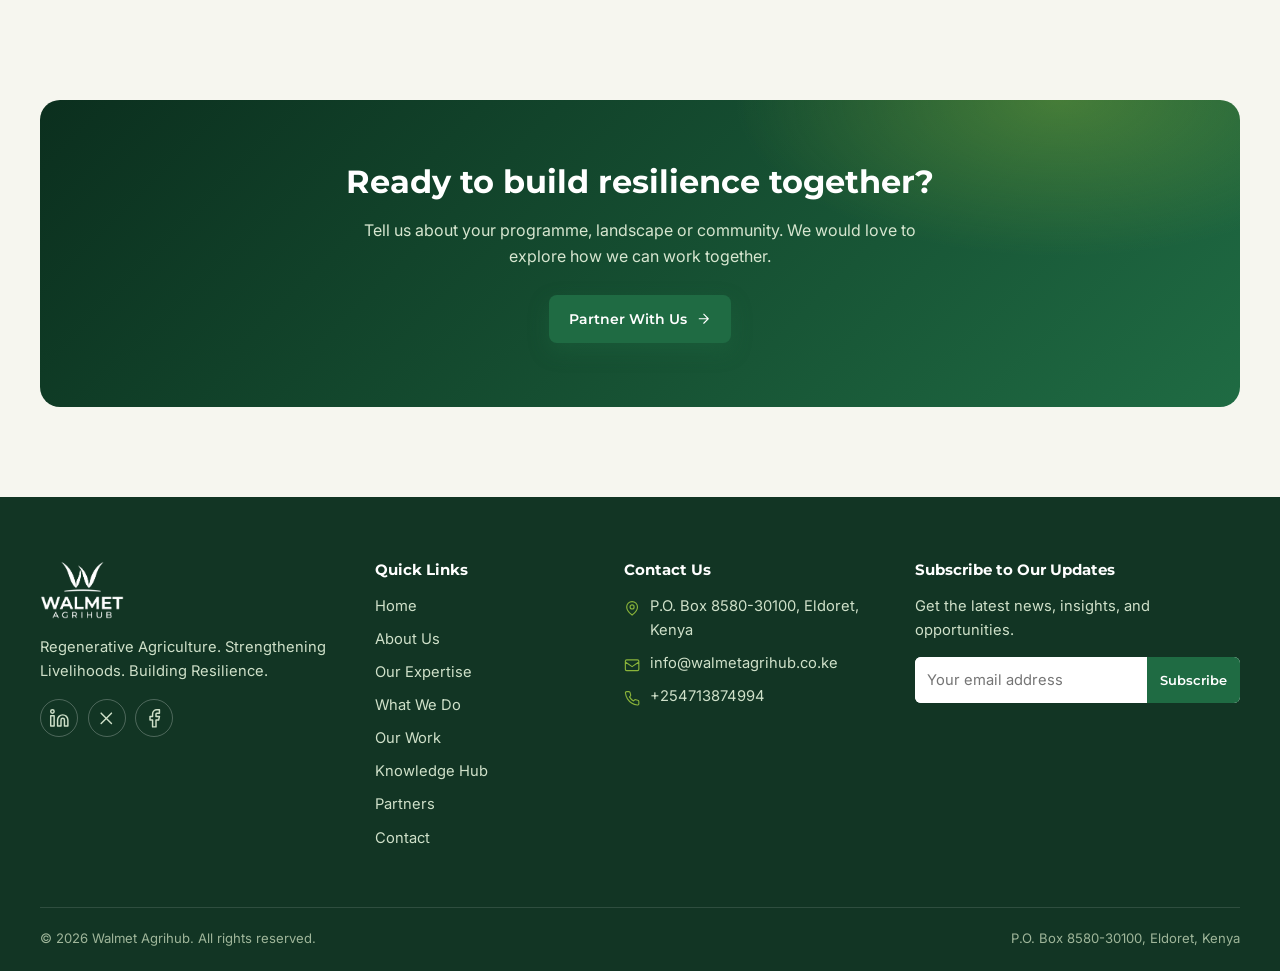
<file: our-work.html>
<!DOCTYPE html>
<html lang="en">
<head>
  <meta charset="UTF-8">
  <meta name="viewport" content="width=device-width, initial-scale=1">
  <title>Our Work | Walmet Agrihub</title>
  <meta name="description" content="Explore Walmet Agrihub projects in climate-smart agriculture, ASAL resilience, food and nutrition security, water harvesting, livelihood diversification and landscape restoration.">
  <meta name="theme-color" content="#064b27">
  <link rel="canonical" href="https://www.walmetagrihub.co.ke/our-work.html">
  <meta property="og:type" content="website">
  <meta property="og:title" content="Our Work | Walmet Agrihub">
  <meta property="og:description" content="Explore Walmet Agrihub projects in climate-smart agriculture, ASAL resilience, food and nutrition security, water harvesting, livelihood diversification and landscape restoration.">
  <meta property="og:site_name" content="Walmet Agrihub">
  <link rel="icon" type="image/png" href="favicon.png">
  <link rel="preconnect" href="https://fonts.googleapis.com">
  <link rel="preconnect" href="https://fonts.gstatic.com" crossorigin>
  <link rel="stylesheet" href="https://fonts.googleapis.com/css2?family=Inter:wght@400;500;600&family=Montserrat:ital,wght@0,500;0,600;0,700;1,500&display=swap">
  <link rel="stylesheet" href="styles.css">
  <script>document.documentElement.classList.add('js')</script>
</head>
<body>
<a class="skip-link" href="#main">Skip to content</a>
<header class="site-header">
  <div class="container">
    <a class="brand" href="index.html" aria-label="Walmet Agrihub home">
      <img src="logo.png" alt="Walmet Agrihub logo" width="76" height="52">
      <span class="brand-tag">Changing Mindsets<span class="brand-tag__wide">. Regenerative Agriculture. Strengthening Livelihoods. Building Resilience.</span></span>
    </a>
    <button class="nav-toggle" aria-label="Toggle menu" aria-expanded="false" aria-controls="site-nav"><span></span></button>
    <nav class="nav" id="site-nav" aria-label="Primary"><a href="index.html">Home</a><a href="about.html">About Us</a><a href="expertise.html">Our Expertise</a><a href="what-we-do.html">What We Do</a><a href="our-work.html" aria-current="page">Our Work</a><a href="knowledge-hub.html">Knowledge Hub</a><a href="partners.html">Partners</a><a href="contact.html">Contact</a></nav>
  </div>
</header>
<main id="main">
<section class="page-hero"><div class="container">
  <div class="crumbs"><a href="index.html">Home</a> / Our Work</div>
  <h1>Real solutions. Measurable impact.</h1><p>We partner with communities, governments, development organizations and the private sector to transform lives and landscapes.</p></div><svg class="hills" viewBox="0 0 1440 150" preserveAspectRatio="none" aria-hidden="true">
  <path data-speed="0.10" d="M0 90 C240 30 420 120 680 80 S1160 20 1440 80 V150 H0Z" fill="#f6f6ef" opacity=".35"/>
  <path data-speed="0.05" d="M0 110 C300 60 520 130 800 100 S1200 60 1440 105 V150 H0Z" fill="#f6f6ef" opacity=".6"/>
  <path d="M0 130 C320 100 560 150 860 125 S1250 105 1440 128 V150 H0Z" fill="#f6f6ef"/>
</svg></section>
<section class="section"><div class="container"><div class="section-head reveal "><span class="eyebrow">Portfolio</span><h2>Our work across six themes</h2><p class=lead>Filter by theme. New projects are added through a single data file.</p></div>
<div class="filters" id="work-filters"></div><div class="grid grid--3" id="work-grid"></div></div></section><section class="section"><div class="container"><div class="cta-band reveal">
  <h2>Ready to build resilience together?</h2><p>Tell us about your programme, landscape or community. We would love to explore how we can work together.</p>
  <a class="btn btn--primary" href="contact.html#enquiry">Partner With Us <svg class="icon " viewBox="0 0 24 24" aria-hidden="true"><path d="M5 12h14M12 5l7 7-7 7"/></svg></a></div></div></section>
</main>
<footer class="site-footer">
  <div class="container footer-grid">
    <div>
      <img class="footer-logo" src="logo.png" alt="Walmet Agrihub">
      <p>Regenerative Agriculture. Strengthening Livelihoods. Building Resilience.</p>
      <div class="social">
        <a href="https://www.linkedin.com/" aria-label="LinkedIn" target="_blank" rel="noopener"><svg class="icon " viewBox="0 0 24 24" aria-hidden="true"><path d="M16 8a6 6 0 0 1 6 6v7h-4v-7a2 2 0 0 0-4 0v7h-4v-7a6 6 0 0 1 6-6zM2 9h4v12H2zM4 6a2 2 0 1 0 0-4 2 2 0 0 0 0 4z"/></svg></a>
        <a href="https://x.com/" aria-label="X" target="_blank" rel="noopener"><svg class="icon " viewBox="0 0 24 24" aria-hidden="true"><path d="M18 6 6 18M6 6l12 12"/></svg></a>
        <a href="https://www.facebook.com/" aria-label="Facebook" target="_blank" rel="noopener"><svg class="icon " viewBox="0 0 24 24" aria-hidden="true"><path d="M18 2h-3a5 5 0 0 0-5 5v3H7v4h3v8h4v-8h3l1-4h-4V7a1 1 0 0 1 1-1h3z"/></svg></a>
      </div>
    </div>
    <div><h4>Quick Links</h4><ul><li><a href="index.html">Home</a></li><li><a href="about.html">About Us</a></li><li><a href="expertise.html">Our Expertise</a></li><li><a href="what-we-do.html">What We Do</a></li><li><a href="our-work.html">Our Work</a></li><li><a href="knowledge-hub.html">Knowledge Hub</a></li><li><a href="partners.html">Partners</a></li><li><a href="contact.html">Contact</a></li></ul></div>
    <div><h4>Contact Us</h4>
      <ul class="footer-contact">
        <li><svg class="icon " viewBox="0 0 24 24" aria-hidden="true"><path d="M20 10c0 6-8 12-8 12s-8-6-8-12a8 8 0 0 1 16 0z"/><circle cx="12" cy="10" r="3"/></svg><span>P.O. Box 8580-30100, Eldoret, Kenya</span></li>
        <li><svg class="icon " viewBox="0 0 24 24" aria-hidden="true"><path d="M4 4h16a2 2 0 0 1 2 2v12a2 2 0 0 1-2 2H4a2 2 0 0 1-2-2V6a2 2 0 0 1 2-2zM22 7l-10 7L2 7"/></svg><a href="mailto:info@walmetagrihub.co.ke">info@walmetagrihub.co.ke</a></li>
        <li><svg class="icon " viewBox="0 0 24 24" aria-hidden="true"><path d="M22 16.92v3a2 2 0 0 1-2.18 2 19.8 19.8 0 0 1-8.63-3.07 19.5 19.5 0 0 1-6-6 19.8 19.8 0 0 1-3.07-8.67A2 2 0 0 1 4.11 2h3a2 2 0 0 1 2 1.72c.13.96.36 1.9.7 2.81a2 2 0 0 1-.45 2.11L8.09 9.91a16 16 0 0 0 6 6l1.27-1.27a2 2 0 0 1 2.11-.45c.91.34 1.85.57 2.81.7A2 2 0 0 1 22 16.92z"/></svg><a href="tel:+254713874994">+254713874994</a></li>
      </ul></div>
    <div><h4>Subscribe to Our Updates</h4><p>Get the latest news, insights, and opportunities.</p>
      <form class="subscribe-form" data-newsletter><input type="email" name="email" placeholder="Your email address" aria-label="Your email address" required><button type="submit">Subscribe</button></form></div>
  </div>
  <div class="container footer-bottom"><span>&copy; <span data-year>2026</span> Walmet Agrihub. All rights reserved.</span><span>P.O. Box 8580-30100, Eldoret, Kenya</span></div>
</footer>
<script src="main.js" defer></script>
<script src="data.js" defer></script>
<script src="render.js" defer></script>
</body>
</html>
</file>
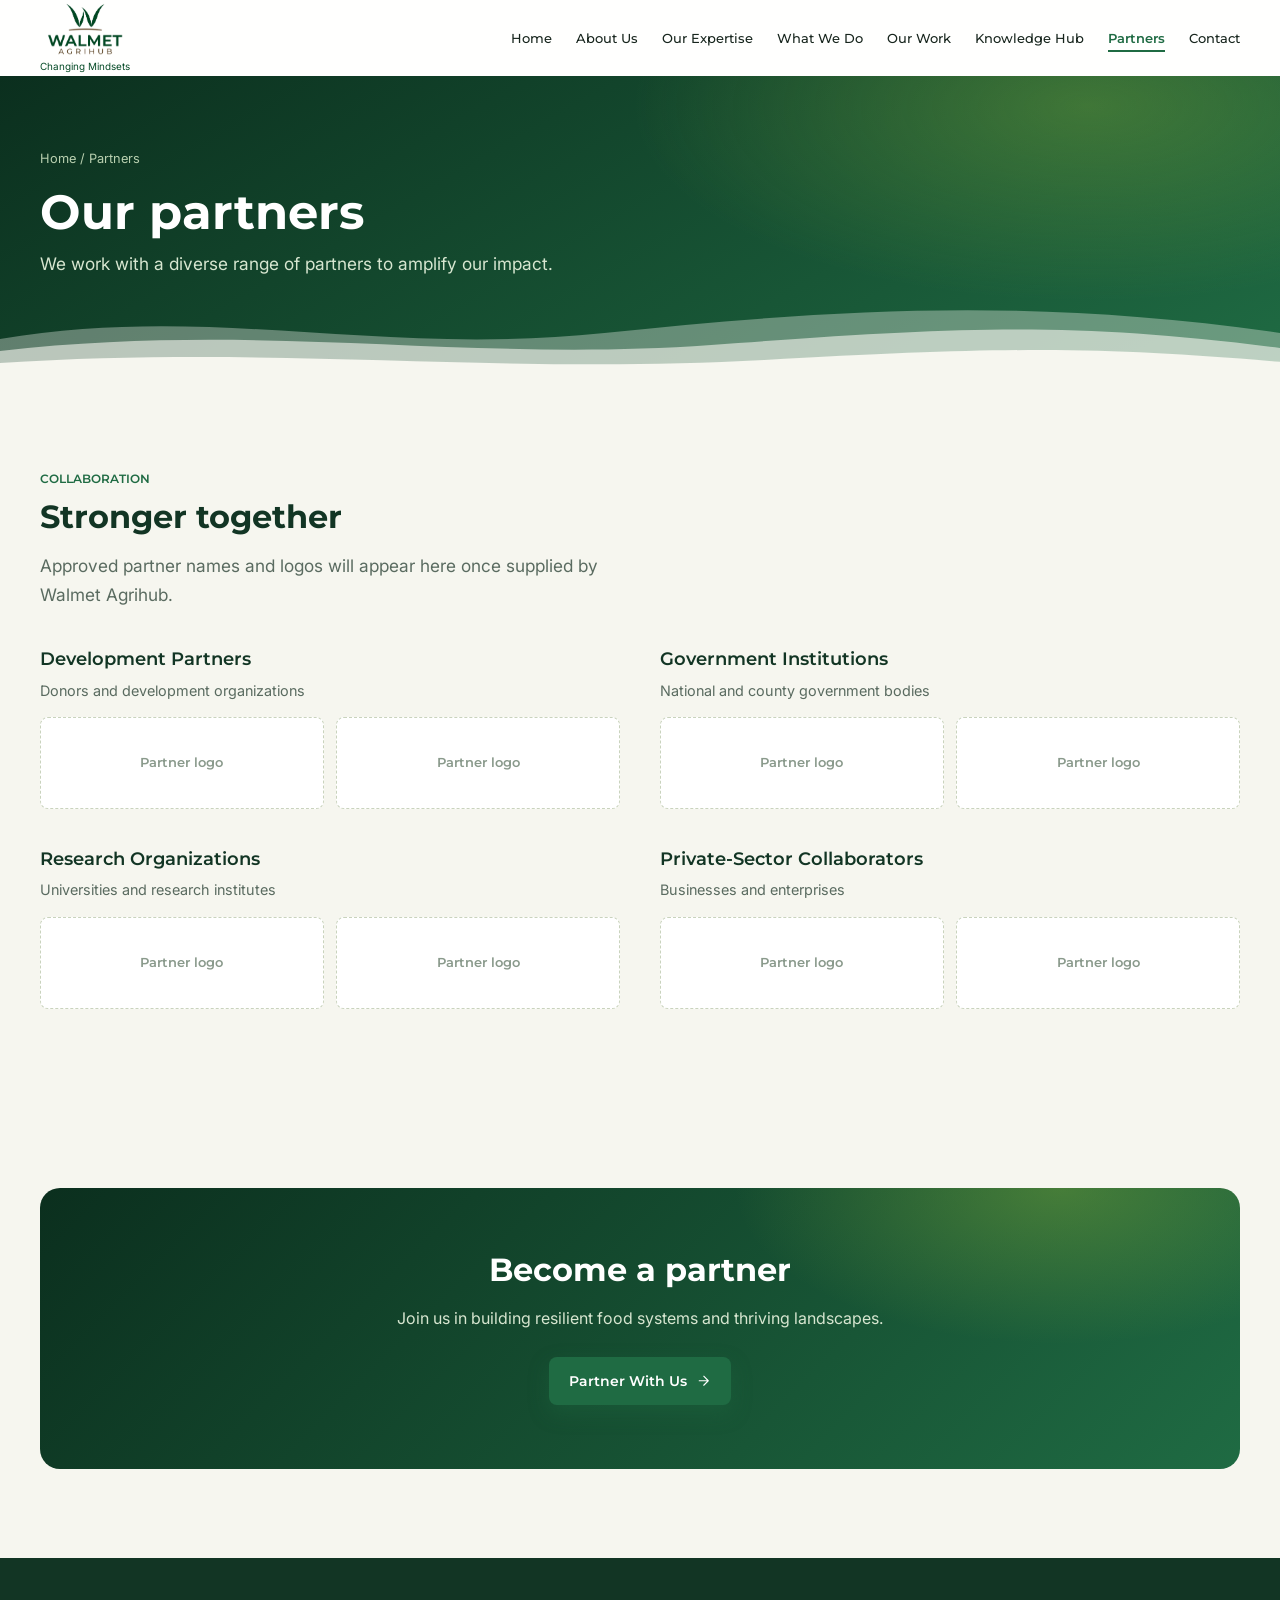
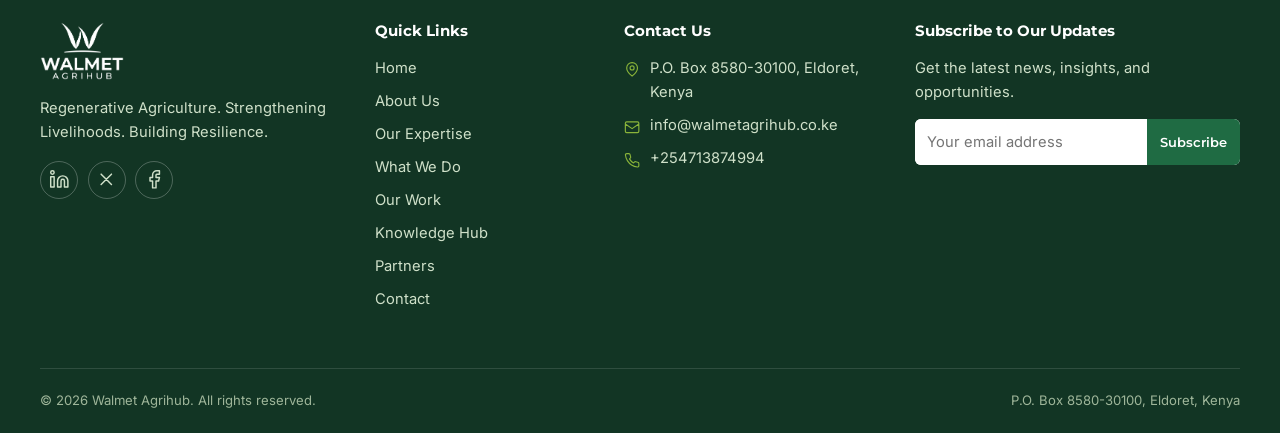
<file: partners.html>
<!DOCTYPE html>
<html lang="en">
<head>
  <meta charset="UTF-8">
  <meta name="viewport" content="width=device-width, initial-scale=1">
  <title>Partners | Walmet Agrihub</title>
  <meta name="description" content="Walmet Agrihub works with development partners, government institutions, research organizations and private-sector collaborators.">
  <meta name="theme-color" content="#064b27">
  <link rel="canonical" href="https://www.walmetagrihub.co.ke/partners.html">
  <meta property="og:type" content="website">
  <meta property="og:title" content="Partners | Walmet Agrihub">
  <meta property="og:description" content="Walmet Agrihub works with development partners, government institutions, research organizations and private-sector collaborators.">
  <meta property="og:site_name" content="Walmet Agrihub">
  <link rel="icon" type="image/png" href="favicon.png">
  <link rel="preconnect" href="https://fonts.googleapis.com">
  <link rel="preconnect" href="https://fonts.gstatic.com" crossorigin>
  <link rel="stylesheet" href="https://fonts.googleapis.com/css2?family=Inter:wght@400;500;600&family=Montserrat:ital,wght@0,500;0,600;0,700;1,500&display=swap">
  <link rel="stylesheet" href="styles.css">
  <script>document.documentElement.classList.add('js')</script>
</head>
<body>
<a class="skip-link" href="#main">Skip to content</a>
<header class="site-header">
  <div class="container">
    <a class="brand" href="index.html" aria-label="Walmet Agrihub home">
      <img src="logo.png" alt="Walmet Agrihub logo" width="76" height="52">
      <span class="brand-tag">Changing Mindsets<span class="brand-tag__wide">. Regenerative Agriculture. Strengthening Livelihoods. Building Resilience.</span></span>
    </a>
    <button class="nav-toggle" aria-label="Toggle menu" aria-expanded="false" aria-controls="site-nav"><span></span></button>
    <nav class="nav" id="site-nav" aria-label="Primary"><a href="index.html">Home</a><a href="about.html">About Us</a><a href="expertise.html">Our Expertise</a><a href="what-we-do.html">What We Do</a><a href="our-work.html">Our Work</a><a href="knowledge-hub.html">Knowledge Hub</a><a href="partners.html" aria-current="page">Partners</a><a href="contact.html">Contact</a></nav>
  </div>
</header>
<main id="main">
<section class="page-hero"><div class="container">
  <div class="crumbs"><a href="index.html">Home</a> / Partners</div>
  <h1>Our partners</h1><p>We work with a diverse range of partners to amplify our impact.</p></div><svg class="hills" viewBox="0 0 1440 150" preserveAspectRatio="none" aria-hidden="true">
  <path data-speed="0.10" d="M0 90 C240 30 420 120 680 80 S1160 20 1440 80 V150 H0Z" fill="#f6f6ef" opacity=".35"/>
  <path data-speed="0.05" d="M0 110 C300 60 520 130 800 100 S1200 60 1440 105 V150 H0Z" fill="#f6f6ef" opacity=".6"/>
  <path d="M0 130 C320 100 560 150 860 125 S1250 105 1440 128 V150 H0Z" fill="#f6f6ef"/>
</svg></section>
<section class="section"><div class="container"><div class="section-head reveal "><span class="eyebrow">Collaboration</span><h2>Stronger together</h2><p class=lead>Approved partner names and logos will appear here once supplied by Walmet Agrihub.</p></div>
<div class="grid grid--2" style="gap:2.5rem"><div class="reveal" style="--d:0.0s"><h3>Development Partners</h3><p style="color:var(--muted);font-size:.9rem">Donors and development organizations</p>
  <div class="grid grid--2" style="gap:.8rem">
  <!-- Replace a placeholder with: <div class="partner-slot"><img src="assets/img/partners/name.png" alt="Partner name"></div> -->
  <div class="partner-slot">Partner logo</div><div class="partner-slot">Partner logo</div></div></div><div class="reveal" style="--d:0.08s"><h3>Government Institutions</h3><p style="color:var(--muted);font-size:.9rem">National and county government bodies</p>
  <div class="grid grid--2" style="gap:.8rem">
  <!-- Replace a placeholder with: <div class="partner-slot"><img src="assets/img/partners/name.png" alt="Partner name"></div> -->
  <div class="partner-slot">Partner logo</div><div class="partner-slot">Partner logo</div></div></div><div class="reveal" style="--d:0.16s"><h3>Research Organizations</h3><p style="color:var(--muted);font-size:.9rem">Universities and research institutes</p>
  <div class="grid grid--2" style="gap:.8rem">
  <!-- Replace a placeholder with: <div class="partner-slot"><img src="assets/img/partners/name.png" alt="Partner name"></div> -->
  <div class="partner-slot">Partner logo</div><div class="partner-slot">Partner logo</div></div></div><div class="reveal" style="--d:0.24s"><h3>Private-Sector Collaborators</h3><p style="color:var(--muted);font-size:.9rem">Businesses and enterprises</p>
  <div class="grid grid--2" style="gap:.8rem">
  <!-- Replace a placeholder with: <div class="partner-slot"><img src="assets/img/partners/name.png" alt="Partner name"></div> -->
  <div class="partner-slot">Partner logo</div><div class="partner-slot">Partner logo</div></div></div></div></div></section><section class="section"><div class="container"><div class="cta-band reveal">
  <h2>Become a partner</h2><p>Join us in building resilient food systems and thriving landscapes.</p>
  <a class="btn btn--primary" href="contact.html#enquiry">Partner With Us <svg class="icon " viewBox="0 0 24 24" aria-hidden="true"><path d="M5 12h14M12 5l7 7-7 7"/></svg></a></div></div></section>
</main>
<footer class="site-footer">
  <div class="container footer-grid">
    <div>
      <img class="footer-logo" src="logo.png" alt="Walmet Agrihub">
      <p>Regenerative Agriculture. Strengthening Livelihoods. Building Resilience.</p>
      <div class="social">
        <a href="https://www.linkedin.com/" aria-label="LinkedIn" target="_blank" rel="noopener"><svg class="icon " viewBox="0 0 24 24" aria-hidden="true"><path d="M16 8a6 6 0 0 1 6 6v7h-4v-7a2 2 0 0 0-4 0v7h-4v-7a6 6 0 0 1 6-6zM2 9h4v12H2zM4 6a2 2 0 1 0 0-4 2 2 0 0 0 0 4z"/></svg></a>
        <a href="https://x.com/" aria-label="X" target="_blank" rel="noopener"><svg class="icon " viewBox="0 0 24 24" aria-hidden="true"><path d="M18 6 6 18M6 6l12 12"/></svg></a>
        <a href="https://www.facebook.com/" aria-label="Facebook" target="_blank" rel="noopener"><svg class="icon " viewBox="0 0 24 24" aria-hidden="true"><path d="M18 2h-3a5 5 0 0 0-5 5v3H7v4h3v8h4v-8h3l1-4h-4V7a1 1 0 0 1 1-1h3z"/></svg></a>
      </div>
    </div>
    <div><h4>Quick Links</h4><ul><li><a href="index.html">Home</a></li><li><a href="about.html">About Us</a></li><li><a href="expertise.html">Our Expertise</a></li><li><a href="what-we-do.html">What We Do</a></li><li><a href="our-work.html">Our Work</a></li><li><a href="knowledge-hub.html">Knowledge Hub</a></li><li><a href="partners.html">Partners</a></li><li><a href="contact.html">Contact</a></li></ul></div>
    <div><h4>Contact Us</h4>
      <ul class="footer-contact">
        <li><svg class="icon " viewBox="0 0 24 24" aria-hidden="true"><path d="M20 10c0 6-8 12-8 12s-8-6-8-12a8 8 0 0 1 16 0z"/><circle cx="12" cy="10" r="3"/></svg><span>P.O. Box 8580-30100, Eldoret, Kenya</span></li>
        <li><svg class="icon " viewBox="0 0 24 24" aria-hidden="true"><path d="M4 4h16a2 2 0 0 1 2 2v12a2 2 0 0 1-2 2H4a2 2 0 0 1-2-2V6a2 2 0 0 1 2-2zM22 7l-10 7L2 7"/></svg><a href="mailto:info@walmetagrihub.co.ke">info@walmetagrihub.co.ke</a></li>
        <li><svg class="icon " viewBox="0 0 24 24" aria-hidden="true"><path d="M22 16.92v3a2 2 0 0 1-2.18 2 19.8 19.8 0 0 1-8.63-3.07 19.5 19.5 0 0 1-6-6 19.8 19.8 0 0 1-3.07-8.67A2 2 0 0 1 4.11 2h3a2 2 0 0 1 2 1.72c.13.96.36 1.9.7 2.81a2 2 0 0 1-.45 2.11L8.09 9.91a16 16 0 0 0 6 6l1.27-1.27a2 2 0 0 1 2.11-.45c.91.34 1.85.57 2.81.7A2 2 0 0 1 22 16.92z"/></svg><a href="tel:+254713874994">+254713874994</a></li>
      </ul></div>
    <div><h4>Subscribe to Our Updates</h4><p>Get the latest news, insights, and opportunities.</p>
      <form class="subscribe-form" data-newsletter><input type="email" name="email" placeholder="Your email address" aria-label="Your email address" required><button type="submit">Subscribe</button></form></div>
  </div>
  <div class="container footer-bottom"><span>&copy; <span data-year>2026</span> Walmet Agrihub. All rights reserved.</span><span>P.O. Box 8580-30100, Eldoret, Kenya</span></div>
</footer>
<script src="main.js" defer></script>

</body>
</html>
</file>
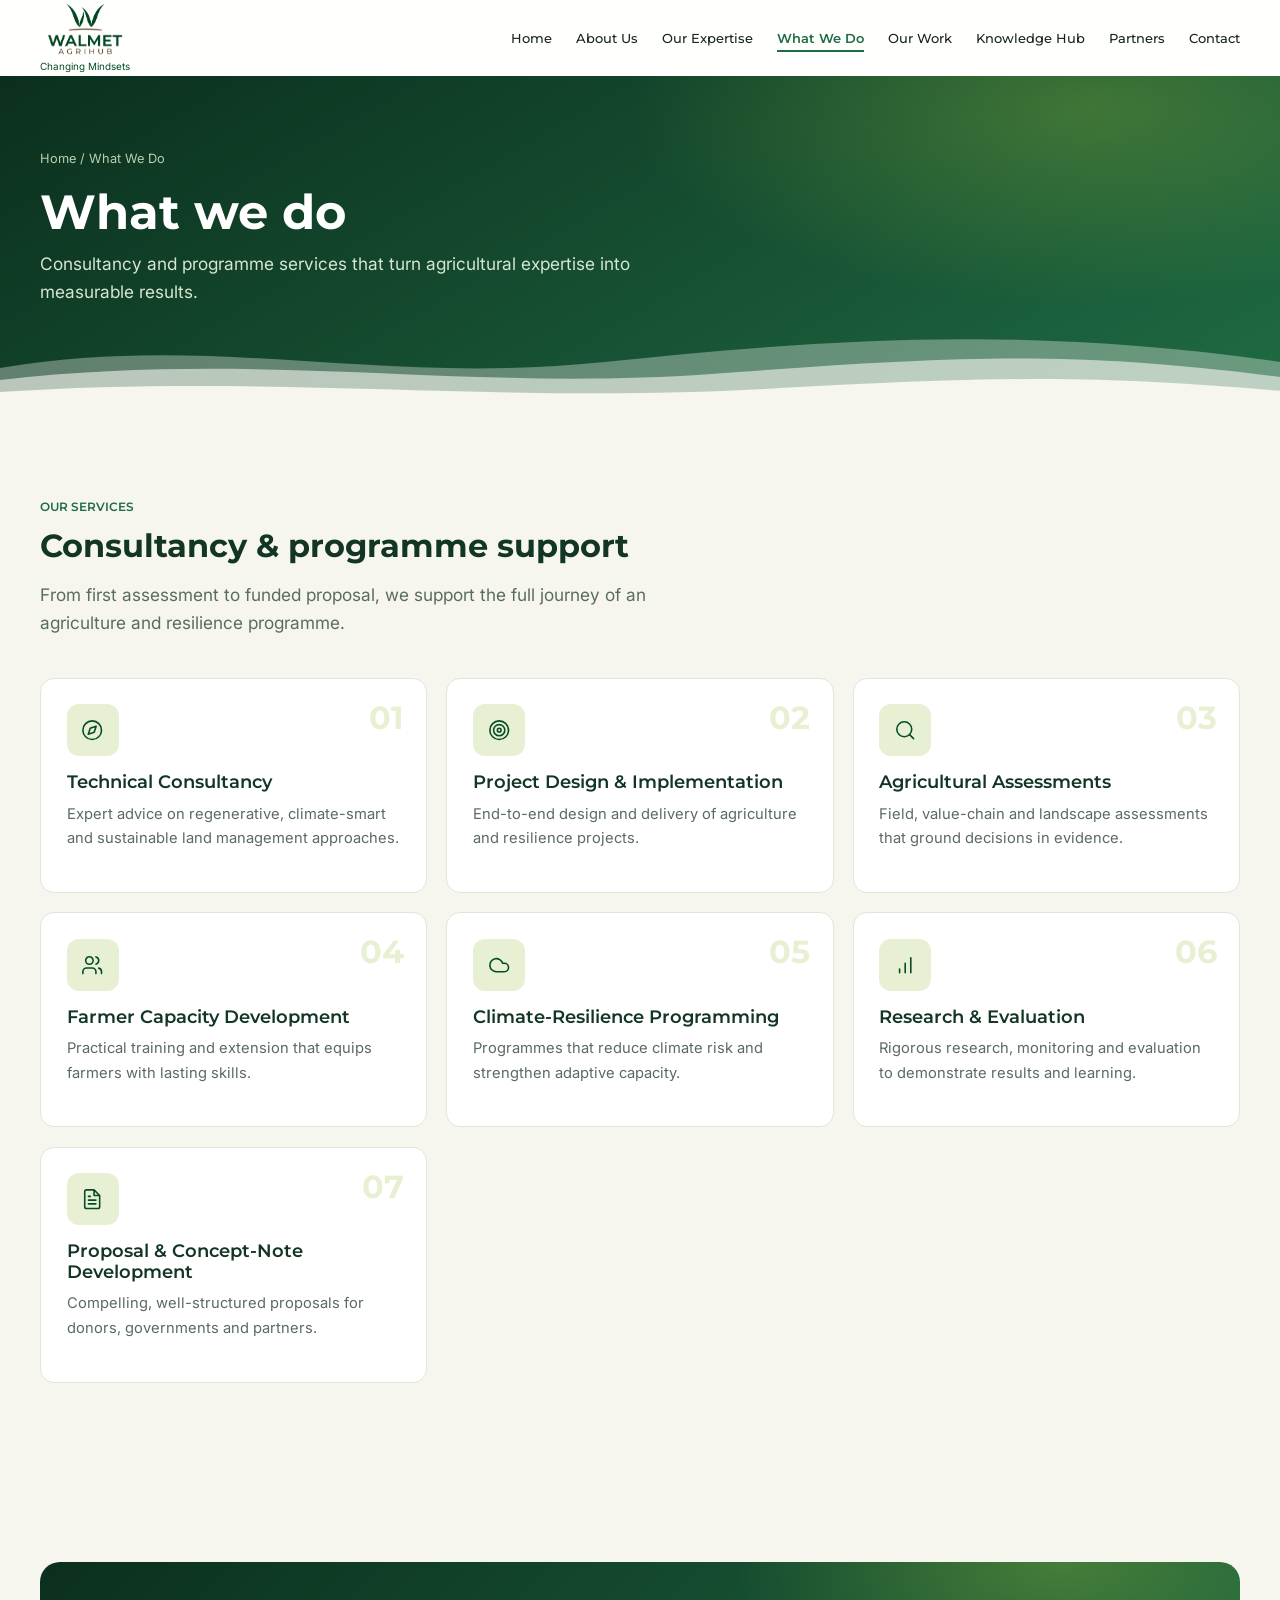
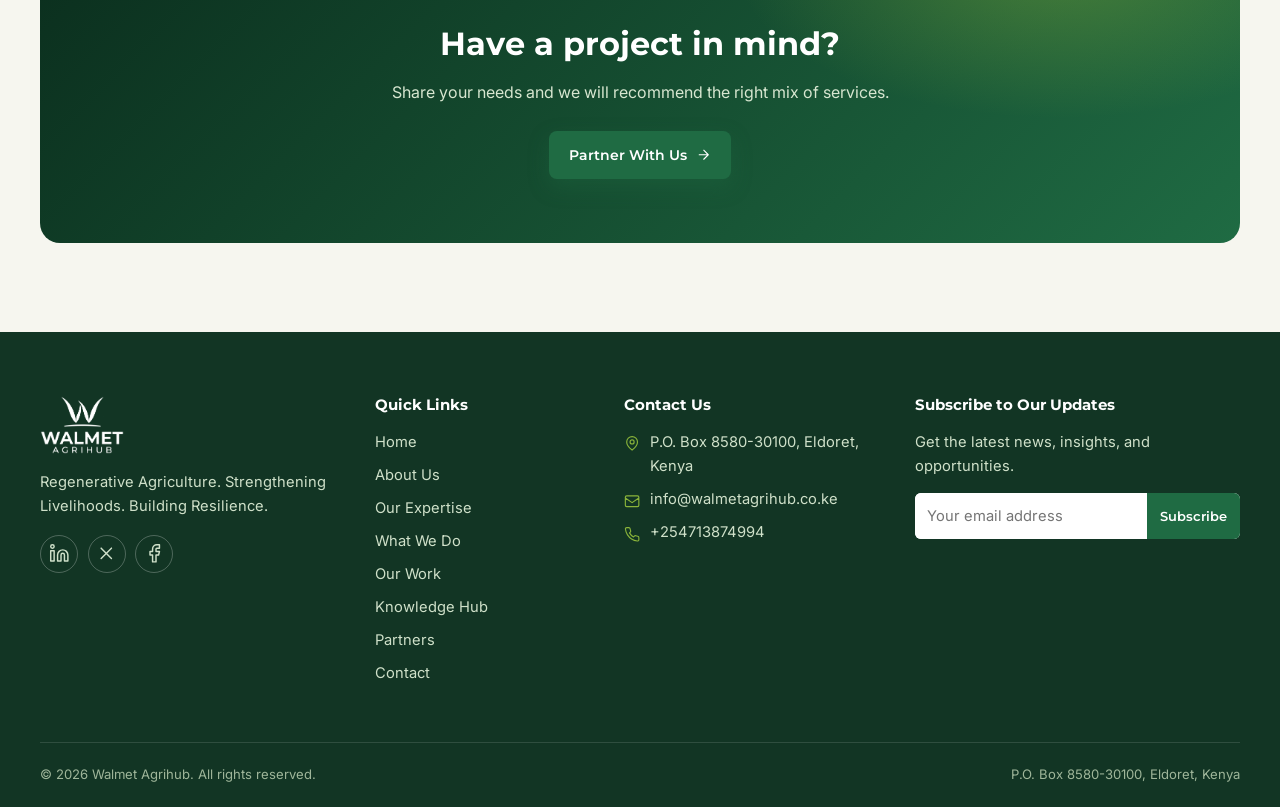
<file: what-we-do.html>
<!DOCTYPE html>
<html lang="en">
<head>
  <meta charset="UTF-8">
  <meta name="viewport" content="width=device-width, initial-scale=1">
  <title>What We Do | Walmet Agrihub</title>
  <meta name="description" content="Technical consultancy, project design and implementation, agricultural assessments, farmer capacity development, climate-resilience programming, research and proposal development.">
  <meta name="theme-color" content="#064b27">
  <link rel="canonical" href="https://www.walmetagrihub.co.ke/what-we-do.html">
  <meta property="og:type" content="website">
  <meta property="og:title" content="What We Do | Walmet Agrihub">
  <meta property="og:description" content="Technical consultancy, project design and implementation, agricultural assessments, farmer capacity development, climate-resilience programming, research and proposal development.">
  <meta property="og:site_name" content="Walmet Agrihub">
  <link rel="icon" type="image/png" href="favicon.png">
  <link rel="preconnect" href="https://fonts.googleapis.com">
  <link rel="preconnect" href="https://fonts.gstatic.com" crossorigin>
  <link rel="stylesheet" href="https://fonts.googleapis.com/css2?family=Inter:wght@400;500;600&family=Montserrat:ital,wght@0,500;0,600;0,700;1,500&display=swap">
  <link rel="stylesheet" href="styles.css">
  <script>document.documentElement.classList.add('js')</script>
</head>
<body>
<a class="skip-link" href="#main">Skip to content</a>
<header class="site-header">
  <div class="container">
    <a class="brand" href="index.html" aria-label="Walmet Agrihub home">
      <img src="logo.png" alt="Walmet Agrihub logo" width="76" height="52">
      <span class="brand-tag">Changing Mindsets<span class="brand-tag__wide">. Regenerative Agriculture. Strengthening Livelihoods. Building Resilience.</span></span>
    </a>
    <button class="nav-toggle" aria-label="Toggle menu" aria-expanded="false" aria-controls="site-nav"><span></span></button>
    <nav class="nav" id="site-nav" aria-label="Primary"><a href="index.html">Home</a><a href="about.html">About Us</a><a href="expertise.html">Our Expertise</a><a href="what-we-do.html" aria-current="page">What We Do</a><a href="our-work.html">Our Work</a><a href="knowledge-hub.html">Knowledge Hub</a><a href="partners.html">Partners</a><a href="contact.html">Contact</a></nav>
  </div>
</header>
<main id="main">
<section class="page-hero"><div class="container">
  <div class="crumbs"><a href="index.html">Home</a> / What We Do</div>
  <h1>What we do</h1><p>Consultancy and programme services that turn agricultural expertise into measurable results.</p></div><svg class="hills" viewBox="0 0 1440 150" preserveAspectRatio="none" aria-hidden="true">
  <path data-speed="0.10" d="M0 90 C240 30 420 120 680 80 S1160 20 1440 80 V150 H0Z" fill="#f6f6ef" opacity=".35"/>
  <path data-speed="0.05" d="M0 110 C300 60 520 130 800 100 S1200 60 1440 105 V150 H0Z" fill="#f6f6ef" opacity=".6"/>
  <path d="M0 130 C320 100 560 150 860 125 S1250 105 1440 128 V150 H0Z" fill="#f6f6ef"/>
</svg></section>
<section class="section"><div class="container"><div class="section-head reveal "><span class="eyebrow">Our Services</span><h2>Consultancy & programme support</h2><p class=lead>From first assessment to funded proposal, we support the full journey of an agriculture and resilience programme.</p></div>
<div class="grid grid--3"><div class="card reveal" style="--d:0.0s"><span class="num">01</span><div class="icon-wrap"><svg class="icon " viewBox="0 0 24 24" aria-hidden="true"><circle cx="12" cy="12" r="10"/><path d="m16.24 7.76-2.12 6.36-6.36 2.12 2.12-6.36z"/></svg></div><h3>Technical Consultancy</h3><p>Expert advice on regenerative, climate-smart and sustainable land management approaches.</p></div><div class="card reveal" style="--d:0.08s"><span class="num">02</span><div class="icon-wrap"><svg class="icon " viewBox="0 0 24 24" aria-hidden="true"><circle cx="12" cy="12" r="10"/><circle cx="12" cy="12" r="6"/><circle cx="12" cy="12" r="2"/></svg></div><h3>Project Design & Implementation</h3><p>End-to-end design and delivery of agriculture and resilience projects.</p></div><div class="card reveal" style="--d:0.16s"><span class="num">03</span><div class="icon-wrap"><svg class="icon " viewBox="0 0 24 24" aria-hidden="true"><circle cx="11" cy="11" r="8"/><path d="m21 21-4.3-4.3"/></svg></div><h3>Agricultural Assessments</h3><p>Field, value-chain and landscape assessments that ground decisions in evidence.</p></div><div class="card reveal" style="--d:0.0s"><span class="num">04</span><div class="icon-wrap"><svg class="icon " viewBox="0 0 24 24" aria-hidden="true"><path d="M16 21v-2a4 4 0 0 0-4-4H6a4 4 0 0 0-4 4v2M9 11a4 4 0 1 0 0-8 4 4 0 0 0 0 8zM22 21v-2a4 4 0 0 0-3-3.87M16 3.13a4 4 0 0 1 0 7.75"/></svg></div><h3>Farmer Capacity Development</h3><p>Practical training and extension that equips farmers with lasting skills.</p></div><div class="card reveal" style="--d:0.08s"><span class="num">05</span><div class="icon-wrap"><svg class="icon " viewBox="0 0 24 24" aria-hidden="true"><path d="M17.5 19H9a7 7 0 1 1 6.71-9h1.79a4.5 4.5 0 1 1 0 9Z"/></svg></div><h3>Climate-Resilience Programming</h3><p>Programmes that reduce climate risk and strengthen adaptive capacity.</p></div><div class="card reveal" style="--d:0.16s"><span class="num">06</span><div class="icon-wrap"><svg class="icon " viewBox="0 0 24 24" aria-hidden="true"><path d="M12 20V10M18 20V4M6 20v-4"/></svg></div><h3>Research & Evaluation</h3><p>Rigorous research, monitoring and evaluation to demonstrate results and learning.</p></div><div class="card reveal" style="--d:0.0s"><span class="num">07</span><div class="icon-wrap"><svg class="icon " viewBox="0 0 24 24" aria-hidden="true"><path d="M14 2H6a2 2 0 0 0-2 2v16a2 2 0 0 0 2 2h12a2 2 0 0 0 2-2V8zM14 2v6h6M16 13H8M16 17H8M10 9H8"/></svg></div><h3>Proposal & Concept-Note Development</h3><p>Compelling, well-structured proposals for donors, governments and partners.</p></div></div></div></section><section class="section"><div class="container"><div class="cta-band reveal">
  <h2>Have a project in mind?</h2><p>Share your needs and we will recommend the right mix of services.</p>
  <a class="btn btn--primary" href="contact.html#enquiry">Partner With Us <svg class="icon " viewBox="0 0 24 24" aria-hidden="true"><path d="M5 12h14M12 5l7 7-7 7"/></svg></a></div></div></section>
</main>
<footer class="site-footer">
  <div class="container footer-grid">
    <div>
      <img class="footer-logo" src="logo.png" alt="Walmet Agrihub">
      <p>Regenerative Agriculture. Strengthening Livelihoods. Building Resilience.</p>
      <div class="social">
        <a href="https://www.linkedin.com/" aria-label="LinkedIn" target="_blank" rel="noopener"><svg class="icon " viewBox="0 0 24 24" aria-hidden="true"><path d="M16 8a6 6 0 0 1 6 6v7h-4v-7a2 2 0 0 0-4 0v7h-4v-7a6 6 0 0 1 6-6zM2 9h4v12H2zM4 6a2 2 0 1 0 0-4 2 2 0 0 0 0 4z"/></svg></a>
        <a href="https://x.com/" aria-label="X" target="_blank" rel="noopener"><svg class="icon " viewBox="0 0 24 24" aria-hidden="true"><path d="M18 6 6 18M6 6l12 12"/></svg></a>
        <a href="https://www.facebook.com/" aria-label="Facebook" target="_blank" rel="noopener"><svg class="icon " viewBox="0 0 24 24" aria-hidden="true"><path d="M18 2h-3a5 5 0 0 0-5 5v3H7v4h3v8h4v-8h3l1-4h-4V7a1 1 0 0 1 1-1h3z"/></svg></a>
      </div>
    </div>
    <div><h4>Quick Links</h4><ul><li><a href="index.html">Home</a></li><li><a href="about.html">About Us</a></li><li><a href="expertise.html">Our Expertise</a></li><li><a href="what-we-do.html">What We Do</a></li><li><a href="our-work.html">Our Work</a></li><li><a href="knowledge-hub.html">Knowledge Hub</a></li><li><a href="partners.html">Partners</a></li><li><a href="contact.html">Contact</a></li></ul></div>
    <div><h4>Contact Us</h4>
      <ul class="footer-contact">
        <li><svg class="icon " viewBox="0 0 24 24" aria-hidden="true"><path d="M20 10c0 6-8 12-8 12s-8-6-8-12a8 8 0 0 1 16 0z"/><circle cx="12" cy="10" r="3"/></svg><span>P.O. Box 8580-30100, Eldoret, Kenya</span></li>
        <li><svg class="icon " viewBox="0 0 24 24" aria-hidden="true"><path d="M4 4h16a2 2 0 0 1 2 2v12a2 2 0 0 1-2 2H4a2 2 0 0 1-2-2V6a2 2 0 0 1 2-2zM22 7l-10 7L2 7"/></svg><a href="mailto:info@walmetagrihub.co.ke">info@walmetagrihub.co.ke</a></li>
        <li><svg class="icon " viewBox="0 0 24 24" aria-hidden="true"><path d="M22 16.92v3a2 2 0 0 1-2.18 2 19.8 19.8 0 0 1-8.63-3.07 19.5 19.5 0 0 1-6-6 19.8 19.8 0 0 1-3.07-8.67A2 2 0 0 1 4.11 2h3a2 2 0 0 1 2 1.72c.13.96.36 1.9.7 2.81a2 2 0 0 1-.45 2.11L8.09 9.91a16 16 0 0 0 6 6l1.27-1.27a2 2 0 0 1 2.11-.45c.91.34 1.85.57 2.81.7A2 2 0 0 1 22 16.92z"/></svg><a href="tel:+254713874994">+254713874994</a></li>
      </ul></div>
    <div><h4>Subscribe to Our Updates</h4><p>Get the latest news, insights, and opportunities.</p>
      <form class="subscribe-form" data-newsletter><input type="email" name="email" placeholder="Your email address" aria-label="Your email address" required><button type="submit">Subscribe</button></form></div>
  </div>
  <div class="container footer-bottom"><span>&copy; <span data-year>2026</span> Walmet Agrihub. All rights reserved.</span><span>P.O. Box 8580-30100, Eldoret, Kenya</span></div>
</footer>
<script src="main.js" defer></script>

</body>
</html>
</file>
<file: styles.css>
:root {
  /* Brand greens */
  --green-900: #0b2f1e;
  --green-800: #123524;   /* footer / dark bands */
  --green-700: #064b27;   /* logo green */
  --green-600: #1f6b43;   /* primary buttons */
  --green-500: #2f8a57;
  --lime:      #8ab43a;   /* accent */
  --lime-soft: #e8f0d4;

  /* Earth + sun */
  --brown:     #5b3a1a;   /* logo brown */
  --sun:       #e8a33a;

  /* Neutrals */
  --cream:  #f6f6ef;
  --paper:  #ffffff;
  --ink:    #17251d;
  --muted:  #5a6b60;
  --line:   #e1e6d8;

  /* Type */
  --font-head: "Montserrat", "Segoe UI", system-ui, sans-serif;
  --font-body: "Inter", "Segoe UI", system-ui, sans-serif;

  /* Layout */
  --container: 1200px;
  --header-h: 76px;
  --radius: 14px;
  --radius-sm: 8px;

  /* Elevation + motion */
  --shadow-sm: 0 2px 10px rgba(11, 47, 30, .06);
  --shadow-md: 0 14px 34px rgba(11, 47, 30, .12);
  --ease: cubic-bezier(.22, .61, .36, 1);
}

/* base.css — reset, typography, utilities */
*, *::before, *::after { box-sizing: border-box; }
html { scroll-behavior: smooth; scroll-padding-top: calc(var(--header-h) + 16px); }
body {
  margin: 0; font-family: var(--font-body); color: var(--ink);
  background: var(--cream); line-height: 1.65; -webkit-font-smoothing: antialiased;
}
img, svg { max-width: 100%; display: block; }
a { color: inherit; text-decoration: none; }
ul { margin: 0; padding: 0; list-style: none; }
h1, h2, h3, h4 { font-family: var(--font-head); color: var(--green-800); line-height: 1.15; margin: 0 0 .5em; }
h1 { font-size: 3rem; font-weight: 700; letter-spacing: 0; text-wrap: balance; }
h2 { font-size: 2rem; font-weight: 700; text-wrap: balance; }
h3 { font-size: 1.12rem; font-weight: 600; }
p  { margin: 0 0 1em; }

:focus-visible { outline: 3px solid var(--lime); outline-offset: 3px; border-radius: 4px; }
::selection { background: var(--lime); color: var(--green-900); }

.container { width: min(var(--container), 100% - 2.5rem); margin-inline: auto; }
.section { padding: clamp(3.5rem, 7vw, 6rem) 0; }
.section--white { background: var(--paper); }
.section--dark  { background: var(--green-800); color: #e9f1e4; }
.section--dark h2, .section--dark h3 { color: #fff; }

.eyebrow {
  display: inline-block; font: 600 .75rem/1 var(--font-head);
  letter-spacing: 0; text-transform: uppercase; color: var(--green-600); margin-bottom: .9rem;
}
.section--dark .eyebrow, .hero .eyebrow { color: var(--lime); }
.lead { font-size: 1.08rem; color: var(--muted); max-width: 62ch; }
.section-head { max-width: 680px; margin-bottom: 2.5rem; }
.section-head p, .section p { text-wrap: pretty; }
.section-head--row { display: flex; justify-content: space-between; align-items: end; gap: 1rem; max-width: none; flex-wrap: wrap; }
.center { text-align: center; margin-inline: auto; }

.sr-only { position: absolute; width: 1px; height: 1px; overflow: hidden; clip: rect(0 0 0 0); white-space: nowrap; }
.skip-link { position: absolute; left: 1rem; top: -4rem; background: var(--green-700); color: #fff; padding: .6rem 1rem; border-radius: 6px; z-index: 200; }
.skip-link:focus { top: 1rem; }

.icon { width: 1.4em; height: 1.4em; fill: none; stroke: currentColor; stroke-width: 1.7; stroke-linecap: round; stroke-linejoin: round; flex: none; }

/* layout.css — header, nav, hero, page hero, footer */

/* ---------- Header ---------- */
.site-header {
  position: fixed; inset: 0 0 auto 0; z-index: 100; height: var(--header-h);
  background: rgba(255,255,255,.92); backdrop-filter: blur(10px);
  border-bottom: 1px solid transparent; transition: box-shadow .3s, border-color .3s, height .3s;
}
.site-header.is-scrolled { box-shadow: var(--shadow-sm); border-color: var(--line); --header-h: 66px; height: 66px; }
.site-header .container { height: 100%; display: flex; align-items: center; justify-content: space-between; gap: 1.5rem; }

.brand { display: flex; flex-direction: column; align-items: center; justify-content: center; gap: .4rem; }
.brand img { height: 52px; width: auto; transition: height .3s; }
.is-scrolled .brand img { height: 44px; }
.brand-tag { display: block; font-size: .62rem; line-height: 1.1; color: var(--green-700); text-align: center; white-space: nowrap; }
.brand-tag__wide { display: none; }

.nav { display: flex; align-items: center; gap: 1.5rem; }
.nav a { position: relative; font: 500 .84rem var(--font-head); color: var(--ink); padding: .4rem 0; white-space: nowrap; }
.nav a::after {
  content: ""; position: absolute; left: 0; bottom: 0; height: 2px; width: 100%;
  background: var(--green-600); transform: scaleX(0); transform-origin: left; transition: transform .35s var(--ease);
}
.nav a:hover::after, .nav a[aria-current="page"]::after { transform: scaleX(1); }
.nav a[aria-current="page"] { color: var(--green-600); font-weight: 600; }

.nav-toggle { display: none; width: 44px; height: 44px; border: 0; background: none; cursor: pointer; position: relative; }
.nav-toggle span, .nav-toggle span::before, .nav-toggle span::after {
  content: ""; position: absolute; left: 11px; width: 22px; height: 2px; background: var(--green-800); transition: transform .3s, opacity .3s;
}
.nav-toggle span { top: 21px; }
.nav-toggle span::before { top: -7px; left: 0; }
.nav-toggle span::after  { top: 7px;  left: 0; }
.nav-toggle[aria-expanded="true"] span { background: transparent; }
.nav-toggle[aria-expanded="true"] span::before { transform: translateY(7px) rotate(45deg); }
.nav-toggle[aria-expanded="true"] span::after  { transform: translateY(-7px) rotate(-45deg); }

@media (min-width: 1480px) { .brand-tag { max-width: 210px; } .brand-tag__wide { display: inline; } }
@media (max-width: 1100px) {
  .nav-toggle { display: block; }
  .nav {
    position: absolute; top: 100%; left: 0; right: 0; flex-direction: column; align-items: stretch; gap: 0;
    background: #fff; border-bottom: 1px solid var(--line); box-shadow: var(--shadow-md);
    max-height: 0; overflow: hidden; transition: max-height .45s var(--ease);
  }
  .nav.is-open { max-height: 520px; }
  .nav a { padding: .95rem 1.5rem; border-top: 1px solid var(--line); font-size: .95rem; }
  .nav a::after { display: none; }
}

main { padding-top: var(--header-h); }

/* ---------- Home hero ---------- */
.hero {
  position: relative; color: #fff; overflow: hidden; isolation: isolate;
  min-height: min(86vh, 760px); display: flex; align-items: center;
  background:
    url("image7.png") center / cover no-repeat,
    radial-gradient(900px 420px at 80% 18%, rgba(232,163,58,.45), transparent 62%),
    linear-gradient(160deg, #0b2f1e 0%, #1f6b43 55%, #3f8a4d 100%);
}
.hero::before { /* legibility veil */
  content: ""; position: absolute; inset: 0; z-index: -1;
  background: linear-gradient(90deg, rgba(8,38,24,.82) 0%, rgba(8,38,24,.45) 55%, rgba(8,38,24,.15) 100%);
}
.hero-inner { padding: 4rem 0 7rem; display: grid; grid-template-columns: minmax(0, 1.25fr) minmax(0, .75fr); gap: 3rem; align-items: center; }
.hero-inner > * { min-width: 0; }
.hero h1 { color: #fff; font-size: 2.75rem; }
.hero h1 span { display: block; }
.hero p.lead { color: #e4eede; max-width: 52ch; margin: 1.2rem 0 2rem; }
.hero-actions { display: flex; flex-wrap: wrap; gap: .9rem; }

.hero-chips { display: grid; gap: .9rem; justify-self: end; }
.chip {
  display: flex; align-items: center; gap: .8rem; padding: .55rem 1.1rem .55rem .6rem;
  background: rgba(255,255,255,.12); border: 1px solid rgba(255,255,255,.28); border-radius: 999px;
  backdrop-filter: blur(6px); font: 600 .82rem/1.2 var(--font-head); width: fit-content;
}
.chip i { display: grid; place-items: center; width: 40px; height: 40px; border-radius: 50%; border: 1.5px solid rgba(255,255,255,.7); }

.hills { position: absolute; left: 0; right: 0; bottom: -1px; width: 100%; height: 150px; z-index: -1; pointer-events: none; }
.hills path { transition: transform .1s linear; }
.sun-glow {
  position: absolute; z-index: -1; right: 12%; top: 8%; width: 260px; height: 260px; border-radius: 50%;
  background: radial-gradient(circle, rgba(232,163,58,.55), transparent 68%); pointer-events: none;
}

@media (max-width: 900px) {
  h1 { font-size: 2.5rem; }
  h2 { font-size: 1.8rem; }
  .hero-inner { grid-template-columns: 1fr; padding-bottom: 6rem; }
  .hero h1 { font-size: 2.45rem; }
  .hero-chips { grid-template-columns: 1fr 1fr; justify-self: stretch; }
  .chip { width: auto; }
}
@media (max-width: 520px) {
  h1 { font-size: 2.1rem; }
  h2 { font-size: 1.6rem; }
  .hero h1 { font-size: 2.05rem; }
  .hero-actions { align-items: stretch; }
  .hero-actions .btn { flex: 1 1 100%; }
  .hero-chips { grid-template-columns: 1fr; }
}

/* ---------- Inner page hero ---------- */
.page-hero {
  position: relative; overflow: hidden; color: #fff; padding: 4.5rem 0 6rem; isolation: isolate;
  background:
    radial-gradient(700px 300px at 85% 10%, rgba(138,180,58,.35), transparent 65%),
    linear-gradient(150deg, var(--green-900), var(--green-600));
}
.page-hero h1 { color: #fff; margin-bottom: .6rem; }
.page-hero p { color: #d7e6d0; max-width: 60ch; font-size: 1.08rem; margin: 0; }
.crumbs { font-size: .8rem; color: #b9d0b0; margin-bottom: 1rem; }
.crumbs a:hover { color: #fff; }
.page-hero .hills { height: 90px; }

/* ---------- Footer ---------- */
.site-footer { background: var(--green-800); color: #cfe0c9; padding: 4rem 0 0; font-size: .92rem; }
.footer-grid { display: grid; grid-template-columns: 1.4fr 1fr 1.2fr 1.5fr; gap: 2rem; padding-bottom: 3rem; }
.footer-logo { height: 58px; width: auto; filter: brightness(0) invert(1); margin-bottom: 1rem; }
.site-footer h4 { color: #fff; font-size: .95rem; margin-bottom: 1rem; }
.site-footer li { margin-bottom: .55rem; }
.site-footer a { transition: color .25s; }
.site-footer a:hover { color: var(--lime); }
.footer-contact li { display: flex; gap: .65rem; align-items: flex-start; }
.footer-contact .icon { width: 1.1em; margin-top: .25em; color: var(--lime); }
.subscribe-form { display: flex; width: 100%; min-width: 0; border-radius: 6px; overflow: hidden; background: #fff; }
.subscribe-form input { flex: 1; width: 0; min-width: 0; height: 46px; padding: 0 .75rem; border: 0; border-radius: 0; color: var(--ink); font: inherit; }
.subscribe-form input:focus { outline: 2px solid var(--lime); outline-offset: -2px; }
.subscribe-form button { flex: none; min-height: 46px; padding: 0 .8rem; border: 0; border-radius: 0; background: var(--green-600); color: #fff; font: 600 .82rem var(--font-head); cursor: pointer; }
.subscribe-form button:hover { background: var(--green-500); }
.social { display: flex; gap: .6rem; margin-top: 1rem; }
.social a { display: grid; place-items: center; width: 38px; height: 38px; border-radius: 50%; border: 1px solid rgba(255,255,255,.25); transition: background .25s, transform .25s; }
.social a:hover { background: var(--lime); color: var(--green-900); transform: translateY(-3px); }
.footer-bottom { border-top: 1px solid rgba(255,255,255,.12); padding: 1.3rem 0; display: flex; justify-content: space-between; flex-wrap: wrap; gap: .8rem; font-size: .82rem; color: #9fb69a; }
@media (max-width: 900px) { .footer-grid { grid-template-columns: 1fr 1fr; } }
@media (max-width: 560px) { .footer-grid { grid-template-columns: 1fr; } }

/* components.css — buttons, cards, grids, forms, filters */

/* ---------- Buttons ---------- */
.btn {
  display: inline-flex; align-items: center; justify-content: center; gap: .55rem; min-height: 48px; max-width: 100%;
  padding: .7rem 1.15rem; border-radius: 8px; text-align: center; line-height: 1.25;
  font: 600 .88rem var(--font-head); border: 1.5px solid transparent; cursor: pointer;
  transition: transform .3s var(--ease), background .3s, color .3s, box-shadow .3s, border-color .3s;
}
.btn .icon { width: 1.1em; height: 1.1em; transition: transform .3s var(--ease); }
.btn:hover .icon { transform: translateX(4px); }
.btn:hover { transform: translateY(-2px); }
.btn--primary { background: var(--green-600); color: #fff; box-shadow: 0 8px 20px rgba(31,107,67,.35); }
.btn--primary:hover { background: var(--green-500); }
.btn--ghost { color: #fff; border-color: rgba(255,255,255,.65); background: rgba(255,255,255,.06); }
.btn--ghost:hover { background: #fff; color: var(--green-800); }
.btn--outline { color: var(--green-700); border-color: var(--green-600); }
.btn--outline:hover { background: var(--green-600); color: #fff; }
.link-arrow { display: inline-flex; align-items: center; gap: .4rem; font: 600 .85rem var(--font-head); color: var(--green-600); }
.link-arrow .icon { width: 1em; height: 1em; transition: transform .3s var(--ease); }
.link-arrow:hover .icon { transform: translateX(5px); }

/* ---------- Focus strip (home) ---------- */
.focus-strip { background: var(--paper); border-bottom: 1px solid var(--line); }
.focus-grid { display: grid; grid-template-columns: repeat(4, 1fr); }
.focus-item { padding: 2.2rem 1.5rem; text-align: center; border-right: 1px solid var(--line); transition: background .35s; }
.focus-item:last-child { border-right: 0; }
.focus-item .icon { width: 2rem; height: 2rem; margin: 0 auto .8rem; color: var(--green-600); transition: transform .45s var(--ease); }
.focus-item:hover { background: var(--lime-soft); }
.focus-item:hover .icon { transform: translateY(-5px) scale(1.08); }
.focus-item h3 { margin-bottom: .3rem; }
.focus-item p { margin: 0; font-size: .88rem; color: var(--muted); }
@media (max-width: 800px) { .focus-grid { grid-template-columns: 1fr 1fr; } .focus-item { border-bottom: 1px solid var(--line); } }

/* ---------- Split (who we are) ---------- */
.split { display: grid; grid-template-columns: minmax(0, 1fr) minmax(0, 1fr); gap: clamp(2rem, 5vw, 4.5rem); align-items: center; }
.split--3 { grid-template-columns: minmax(0, .9fr) minmax(0, 1fr) minmax(0, .9fr); }
.visual {
  position: relative; min-height: 380px; border-radius: var(--radius); overflow: hidden; color: #fff; display: flex; align-items: flex-end;
  background:
    url("image7.png") center / cover no-repeat,
    radial-gradient(300px 200px at 75% 22%, rgba(232,163,58,.55), transparent 70%),
    linear-gradient(170deg, #3f8a4d 0%, #1f6b43 50%, #0b2f1e 100%);
  box-shadow: var(--shadow-md);
}
.visual--about { align-items: flex-start; }
.visual::after { content: ""; position: absolute; inset: 0; background: linear-gradient(180deg, transparent 40%, rgba(8,38,24,.75)); }
.visual--about::after { background: linear-gradient(180deg, rgba(8,38,24,.62), rgba(8,38,24,.08) 68%, rgba(8,38,24,.32)); }
.visual blockquote { position: relative; z-index: 1; margin: 0; padding: 2rem; font: italic 500 1.25rem/1.4 var(--font-head); }
.vm-card { background: var(--paper); border: 1px solid var(--line); border-radius: var(--radius); padding: 1.8rem; box-shadow: var(--shadow-sm); }
.vm-card + .vm-card { margin-top: 1rem; }
.vm-card h3 { display: flex; align-items: center; gap: .6rem; }
.vm-card .icon { color: var(--green-600); }
.vm-card p { margin: 0; color: var(--muted); font-size: .95rem; }
@media (max-width: 900px) { .split, .split--3 { grid-template-columns: 1fr; } }

/* ---------- Generic card grids ---------- */
.grid { display: grid; gap: 1.2rem; }
.grid--4 { grid-template-columns: repeat(4, minmax(0, 1fr)); }
.grid--3 { grid-template-columns: repeat(3, minmax(0, 1fr)); }
.grid--2 { grid-template-columns: repeat(2, minmax(0, 1fr)); }
@media (max-width: 1000px) { .grid--4 { grid-template-columns: repeat(2, 1fr); } .grid--3 { grid-template-columns: repeat(2, 1fr); } }
@media (max-width: 620px)  { .grid--4, .grid--3, .grid--2 { grid-template-columns: 1fr; } }

.card {
  position: relative; background: var(--paper); border: 1px solid var(--line); border-radius: var(--radius); padding: 1.6rem;
  transition: transform .4s var(--ease), box-shadow .4s var(--ease), border-color .4s;
}
.card::before { /* growing accent line */
  content: ""; position: absolute; left: 1.6rem; top: 0; height: 3px; width: 0; background: var(--lime); border-radius: 0 0 3px 3px; transition: width .5s var(--ease);
}
.card:hover { transform: translateY(-6px); box-shadow: var(--shadow-md); border-color: transparent; }
.card:hover::before { width: calc(100% - 3.2rem); }
.card .icon-wrap {
  display: grid; place-items: center; width: 52px; height: 52px; border-radius: 12px; margin-bottom: 1rem;
  background: var(--lime-soft); color: var(--green-700); transition: background .35s, color .35s, transform .45s var(--ease);
}
.card:hover .icon-wrap { background: var(--green-600); color: #fff; transform: rotate(-6deg) scale(1.06); }
.card p { color: var(--muted); font-size: .92rem; margin-bottom: 1rem; }
.card ul.ticks li { position: relative; padding-left: 1.4rem; font-size: .88rem; color: var(--muted); margin-bottom: .35rem; }
.card ul.ticks li::before { content: ""; position: absolute; left: 0; top: .6em; width: .6rem; height: .6rem; border-radius: 50%; background: var(--lime); }
.card .num { position: absolute; right: 1.4rem; top: 1.2rem; font: 700 2rem var(--font-head); color: var(--lime-soft); }

/* ---------- Work band (dark) ---------- */
.work-band { display: grid; grid-template-columns: .85fr 2.15fr; gap: 3rem; align-items: center; }
.work-tiles { display: grid; grid-template-columns: repeat(4, 1fr); gap: 1rem; }
.tile { border-radius: var(--radius-sm); overflow: hidden; background: #fff; color: var(--ink); transition: transform .4s var(--ease), box-shadow .4s; }
.tile:hover { transform: translateY(-6px); box-shadow: 0 18px 36px rgba(0,0,0,.35); }
.tile .thumb { height: 120px; }
.tile div.t-body { padding: .8rem .9rem 1rem; font: 600 .78rem/1.3 var(--font-head); }
.tile small { display: block; margin-top: .3rem; color: var(--green-600); font-weight: 600; }
@media (max-width: 1000px) { .work-band { grid-template-columns: 1fr; } .work-tiles { grid-template-columns: 1fr 1fr; } }

/* Thumbs: gradient fallbacks per theme. Add real photos via data.js `image`. */
.thumb { position: relative; background-size: cover; background-position: center; display: grid; place-items: center; color: rgba(255,255,255,.9); overflow: hidden; }
.thumb img { position: absolute; inset: 0; width: 100%; height: 100%; object-fit: cover; transition: transform .8s var(--ease); }
.thumb.th-asal img { object-position: center top; }
.thumb.th-land img { object-position: center top; }
.tile:hover .thumb img, .work-card:hover .thumb img, .post:hover .thumb img { transform: scale(1.07); }
.thumb .icon { width: 2.4rem; height: 2.4rem; opacity: .85; }
.th-climate  { background: linear-gradient(135deg, #1f6b43, #8ab43a); }
.th-asal     { background: linear-gradient(135deg, #8a5a2b, #e8a33a); }
.th-food     { background: linear-gradient(135deg, #2f8a57, #c9d96a); }
.th-water    { background: linear-gradient(135deg, #0f5d73, #4fb3c8); }
.th-liveli   { background: linear-gradient(135deg, #5b3a1a, #b7863f); }
.th-land     { background: linear-gradient(135deg, #0b2f1e, #3f8a4d); }
.th-article  { background: linear-gradient(135deg, #1f6b43, #5aa56a); }
.th-pub      { background: linear-gradient(135deg, #0b2f1e, #1f6b43); }
.th-brief    { background: linear-gradient(135deg, #5b3a1a, #8ab43a); }
.th-case     { background: linear-gradient(135deg, #0f5d73, #2f8a57); }
.th-insight  { background: linear-gradient(135deg, #8a5a2b, #8ab43a); }

/* ---------- Impact strip ---------- */
.impact { display: grid; justify-items: start; gap: .8rem; }
.impact p { margin: 0; font: 500 1.05rem var(--font-head); color: var(--green-800); }
.sdgs { display: grid; grid-template-columns: repeat(4, 76px); gap: .65rem; }
.sdg { width: 76px; height: 76px; border-radius: 6px; color: #fff; display: flex; flex-direction: column; justify-content: space-between; padding: .45rem .5rem; font: 700 1.15rem/1 var(--font-head); transition: transform .35s var(--ease); }
.sdg small { font: 600 .55rem/1.1 var(--font-head); text-transform: uppercase; letter-spacing: 0; }
.sdg:hover { transform: translateY(-5px) rotate(-3deg); }
@media (max-width: 520px) { .sdgs { grid-template-columns: repeat(2, 76px); } }

/* ---------- Partners ---------- */
.partner-slot {
  display: grid; place-items: center; min-height: 92px; padding: 1rem; text-align: center; background: var(--paper);
  border: 1.5px dashed #c9d3bd; border-radius: var(--radius-sm); color: #8a9a8c; font: 600 .8rem var(--font-head);
  transition: border-color .3s, color .3s, transform .3s var(--ease);
}
.partner-slot:hover { border-color: var(--green-500); color: var(--green-600); transform: translateY(-3px); }
.partner-slot img { max-height: 56px; width: auto; filter: grayscale(1); opacity: .8; transition: filter .3s, opacity .3s; }
.partner-slot:hover img { filter: none; opacity: 1; }
.cat-pills { display: flex; flex-wrap: wrap; gap: .7rem; }
.pill { padding: .55rem 1.1rem; border-radius: 999px; background: var(--paper); border: 1px solid var(--line); font: 600 .82rem var(--font-head); color: var(--green-700); }

/* ---------- CTA band ---------- */
.cta-band {
  position: relative; overflow: hidden; border-radius: 20px; padding: clamp(2.5rem, 5vw, 4rem); color: #fff; text-align: center; isolation: isolate;
  background: radial-gradient(500px 240px at 85% 0%, rgba(138,180,58,.4), transparent 65%), linear-gradient(135deg, var(--green-900), var(--green-600));
}
.cta-band h2 { color: #fff; }
.cta-band p { color: #d7e6d0; max-width: 56ch; margin: 0 auto 1.6rem; }

/* ---------- Filters + work/knowledge cards ---------- */
.filters { display: flex; flex-wrap: wrap; gap: .6rem; margin-bottom: 2rem; align-items: center; }
.filter-btn { padding: .55rem 1.1rem; border-radius: 999px; border: 1px solid var(--line); background: var(--paper); font: 600 .8rem var(--font-head); color: var(--green-800); cursor: pointer; transition: all .3s var(--ease); }
.filter-btn:hover { border-color: var(--green-500); }
.filter-btn.is-active { background: var(--green-600); color: #fff; border-color: var(--green-600); }
.search-input { margin-left: auto; padding: .6rem 1rem; border-radius: 999px; border: 1px solid var(--line); font: inherit; font-size: .9rem; min-width: 220px; }
.search-input:focus { outline: 2px solid var(--lime); }

.work-card, .post { background: var(--paper); border: 1px solid var(--line); border-radius: var(--radius); overflow: hidden; display: flex; flex-direction: column; transition: transform .4s var(--ease), box-shadow .4s; }
.work-card:hover, .post:hover { transform: translateY(-6px); box-shadow: var(--shadow-md); }
.work-card .thumb, .post .thumb { height: 170px; }
.card-body { padding: 1.3rem 1.4rem 1.5rem; display: flex; flex-direction: column; flex: 1; }
.card-body h3 { margin-bottom: .4rem; }
.card-body p { color: var(--muted); font-size: .9rem; flex: 1; }
.badge { align-self: flex-start; font: 600 .68rem var(--font-head); letter-spacing: 0; text-transform: uppercase; padding: .3rem .65rem; border-radius: 999px; background: var(--lime-soft); color: var(--green-700); margin-bottom: .8rem; }
.meta { font-size: .78rem; color: #7b8a7e; margin-bottom: .5rem; }
.empty { grid-column: 1 / -1; text-align: center; padding: 3rem 1rem; color: var(--muted); }

/* ---------- Contact ---------- */
.contact-grid { display: grid; grid-template-columns: 1.3fr .9fr; gap: 2.5rem; align-items: start; }
@media (max-width: 900px) { .contact-grid { grid-template-columns: 1fr; } }
.form { background: var(--paper); border: 1px solid var(--line); border-radius: var(--radius); padding: clamp(1.4rem, 3vw, 2.2rem); box-shadow: var(--shadow-sm); }
.form-row { display: grid; grid-template-columns: 1fr 1fr; gap: 1rem; }
@media (max-width: 600px) { .form-row { grid-template-columns: 1fr; } }
.field { margin-bottom: 1.1rem; }
.field label { display: block; font: 600 .82rem var(--font-head); margin-bottom: .4rem; color: var(--green-800); }
.field input, .field select, .field textarea {
  width: 100%; padding: .8rem 1rem; border-radius: 10px; border: 1.5px solid var(--line); background: #fbfcf8; font: inherit; color: inherit;
  transition: border-color .25s, box-shadow .25s, background .25s;
}
.field textarea { min-height: 150px; resize: vertical; }
.field input:focus, .field select:focus, .field textarea:focus { outline: none; border-color: var(--green-500); box-shadow: 0 0 0 4px rgba(138,180,58,.25); background: #fff; }
.field.has-error input, .field.has-error select, .field.has-error textarea { border-color: #c0392b; }
.field .err { display: none; color: #c0392b; font-size: .78rem; margin-top: .3rem; }
.field.has-error .err { display: block; }
.hp { position: absolute; left: -9999px; }
.form-status { margin-top: 1rem; padding: .9rem 1rem; border-radius: 10px; font-size: .92rem; display: none; }
.form-status.ok { display: block; background: var(--lime-soft); color: var(--green-800); }
.form-status.fail { display: block; background: #fbe9e6; color: #8a2a1e; }
.info-list li { display: flex; gap: 1rem; padding: 1.1rem 0; border-bottom: 1px solid var(--line); }
.info-list li:last-child { border: 0; }
.info-list .icon-wrap { width: 46px; height: 46px; border-radius: 12px; background: var(--lime-soft); color: var(--green-700); display: grid; place-items: center; flex: none; }
.info-list strong { display: block; font: 600 .85rem var(--font-head); color: var(--green-800); }
.info-list span, .info-list a { color: var(--muted); font-size: .92rem; }
.info-list a:hover { color: var(--green-600); }
.info-panel .social a { border-color: var(--line); color: var(--green-700); }

.card > .link-ico { width: 1.1em; height: 1.1em; color: var(--green-600); transition: transform .3s var(--ease); }
.card:hover > .link-ico { transform: translateX(6px); }

/* animations.css — all motion lives here. Kept subtle on purpose. */

/* Scroll reveal (class added by main.js; content stays visible without JS) */
.js .reveal { opacity: 0; transform: translateY(26px); transition: opacity .9s var(--ease), transform .9s var(--ease); transition-delay: var(--d, 0s); }
.js .reveal.in { opacity: 1; transform: none; }
.js .reveal--left  { transform: translateX(-34px); }
.js .reveal--right { transform: translateX(34px); }

/* Hero entrance (pure CSS, runs on load) */
@keyframes rise { from { opacity: 0; transform: translateY(30px); } to { opacity: 1; transform: none; } }
.hero h1 span, .hero .eyebrow, .hero p.lead, .hero-actions, .crumbs, .page-hero h1, .page-hero p {
  animation: rise 1s var(--ease) both;
}
.hero .eyebrow { animation-delay: .05s; }
.hero h1 span:nth-child(1) { animation-delay: .15s; }
.hero h1 span:nth-child(2) { animation-delay: .3s; }
.hero h1 span:nth-child(3) { animation-delay: .45s; }
.hero p.lead { animation-delay: .6s; }
.hero-actions { animation-delay: .75s; }
.page-hero h1 { animation-delay: .1s; } .page-hero p { animation-delay: .25s; }

/* Floating chips + sun */
@keyframes float { 0%,100% { transform: translateY(0); } 50% { transform: translateY(-8px); } }
@keyframes slideIn { from { opacity: 0; transform: translateX(40px); } to { opacity: 1; transform: none; } }
.chip { animation: slideIn .9s var(--ease) both, float 6s ease-in-out infinite; }
.chip:nth-child(1) { animation-delay: .6s, 1.5s; }
.chip:nth-child(2) { animation-delay: .75s, 2s; }
.chip:nth-child(3) { animation-delay: .9s, 2.5s; }
.chip:nth-child(4) { animation-delay: 1.05s, 3s; }
@keyframes glow { 0%,100% { opacity: .75; transform: scale(1); } 50% { opacity: 1; transform: scale(1.1); } }
.sun-glow { animation: glow 7s ease-in-out infinite; }

/* Header logo: gentle grow-in */
@keyframes sprout { from { opacity: 0; transform: translateY(8px) scale(.96); } to { opacity: 1; transform: none; } }
.brand img { animation: sprout .8s var(--ease) both; }

/* Button shine */
.btn--primary { position: relative; overflow: hidden; }
.btn--primary::after { content: ""; position: absolute; inset: 0; background: linear-gradient(105deg, transparent 35%, rgba(255,255,255,.35) 50%, transparent 65%); transform: translateX(-120%); transition: transform .7s var(--ease); }
.btn--primary:hover::after { transform: translateX(120%); }

/* Filtered card entrance */
@keyframes pop { from { opacity: 0; transform: scale(.96) translateY(14px); } to { opacity: 1; transform: none; } }
.pop { animation: pop .55s var(--ease) both; }

/* Respect user preference */
@media (prefers-reduced-motion: reduce) {
  html { scroll-behavior: auto; }
  *, *::before, *::after { animation-duration: .01ms !important; animation-iteration-count: 1 !important; transition-duration: .01ms !important; }
  .js .reveal { opacity: 1; transform: none; }
}
</file>
